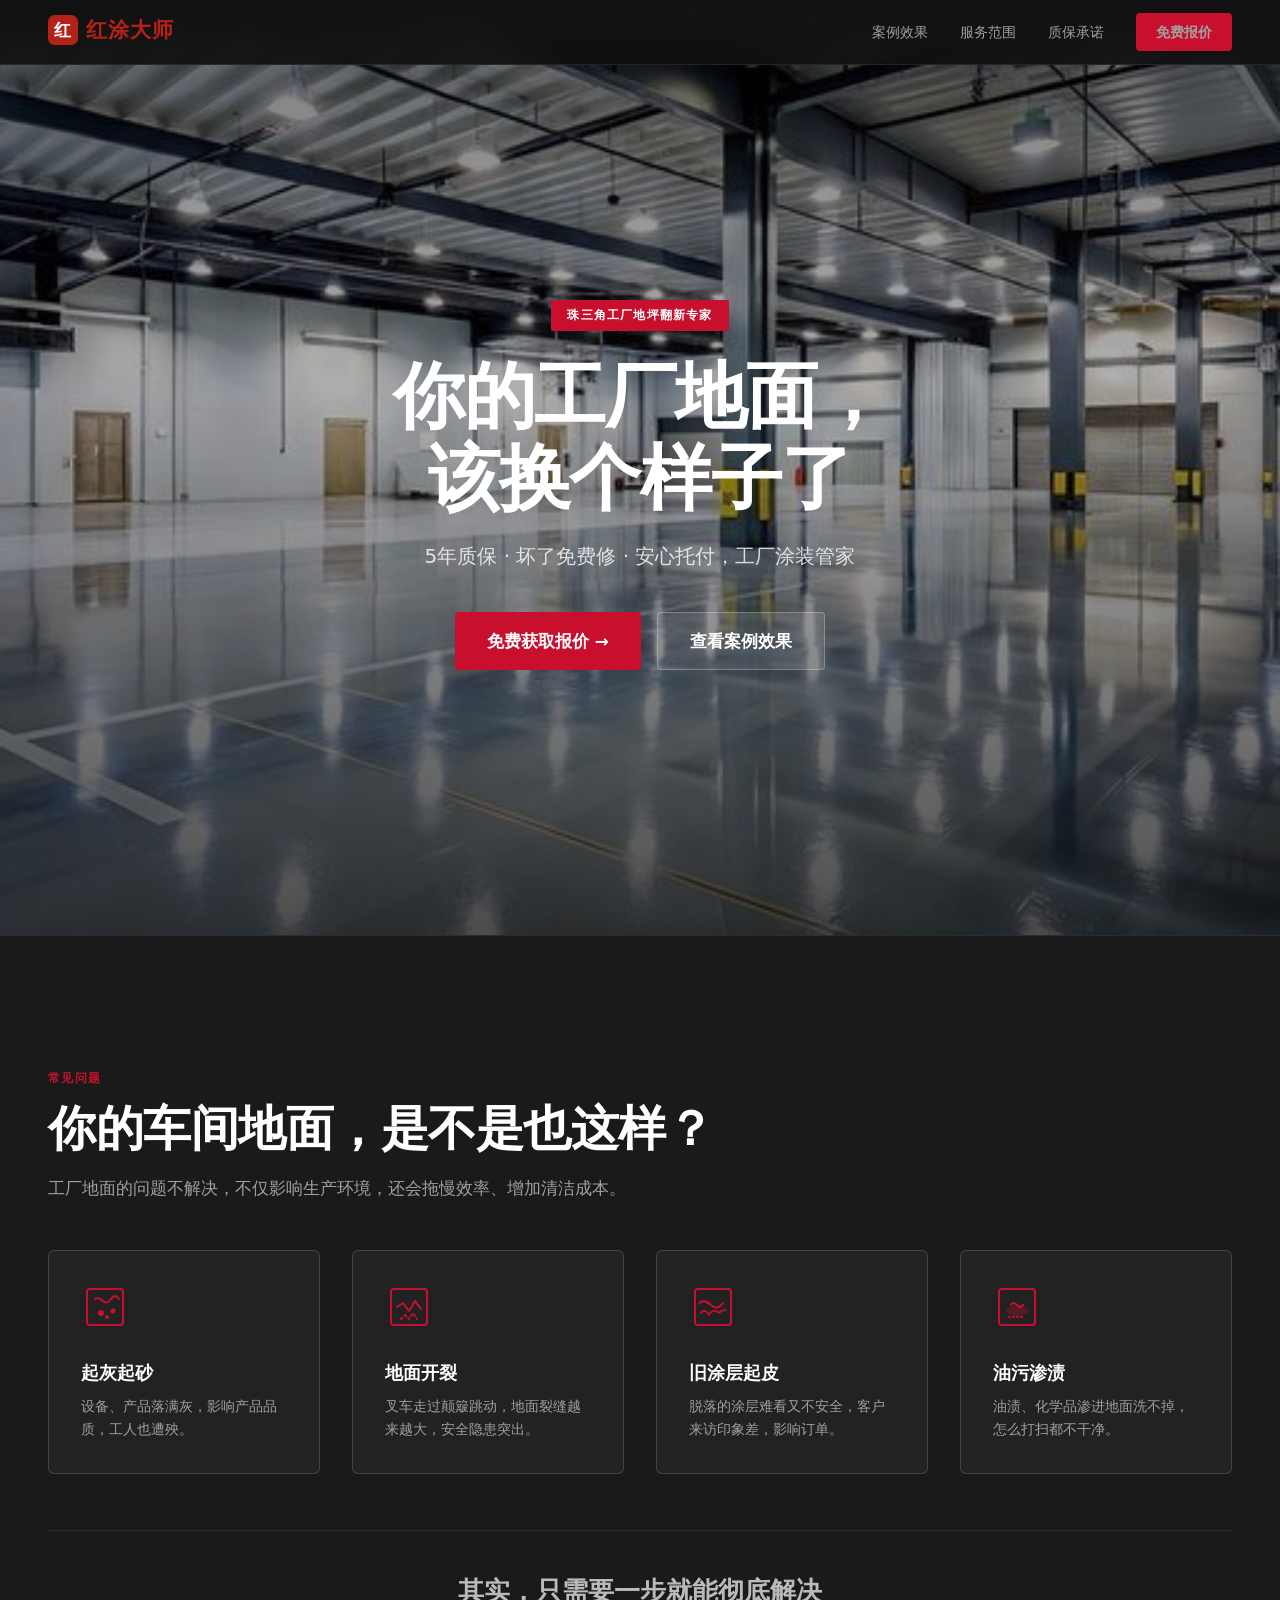
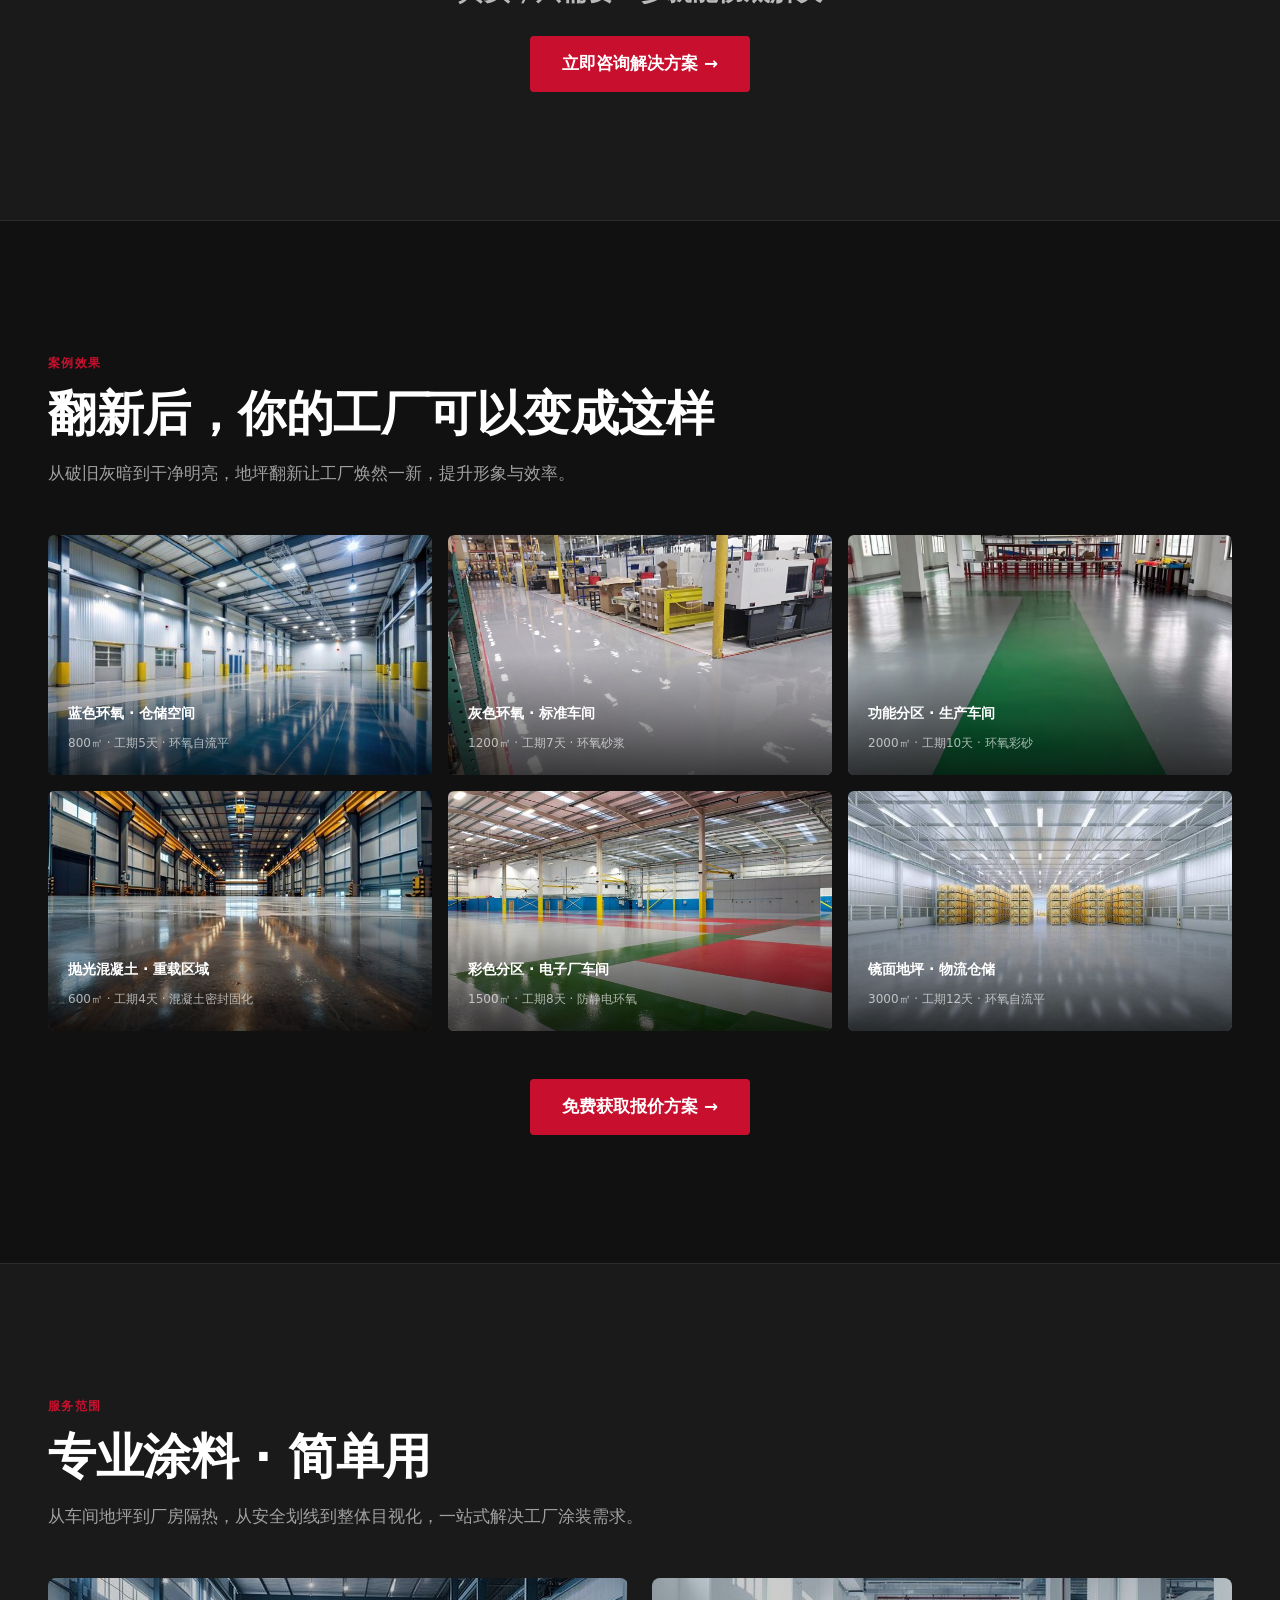
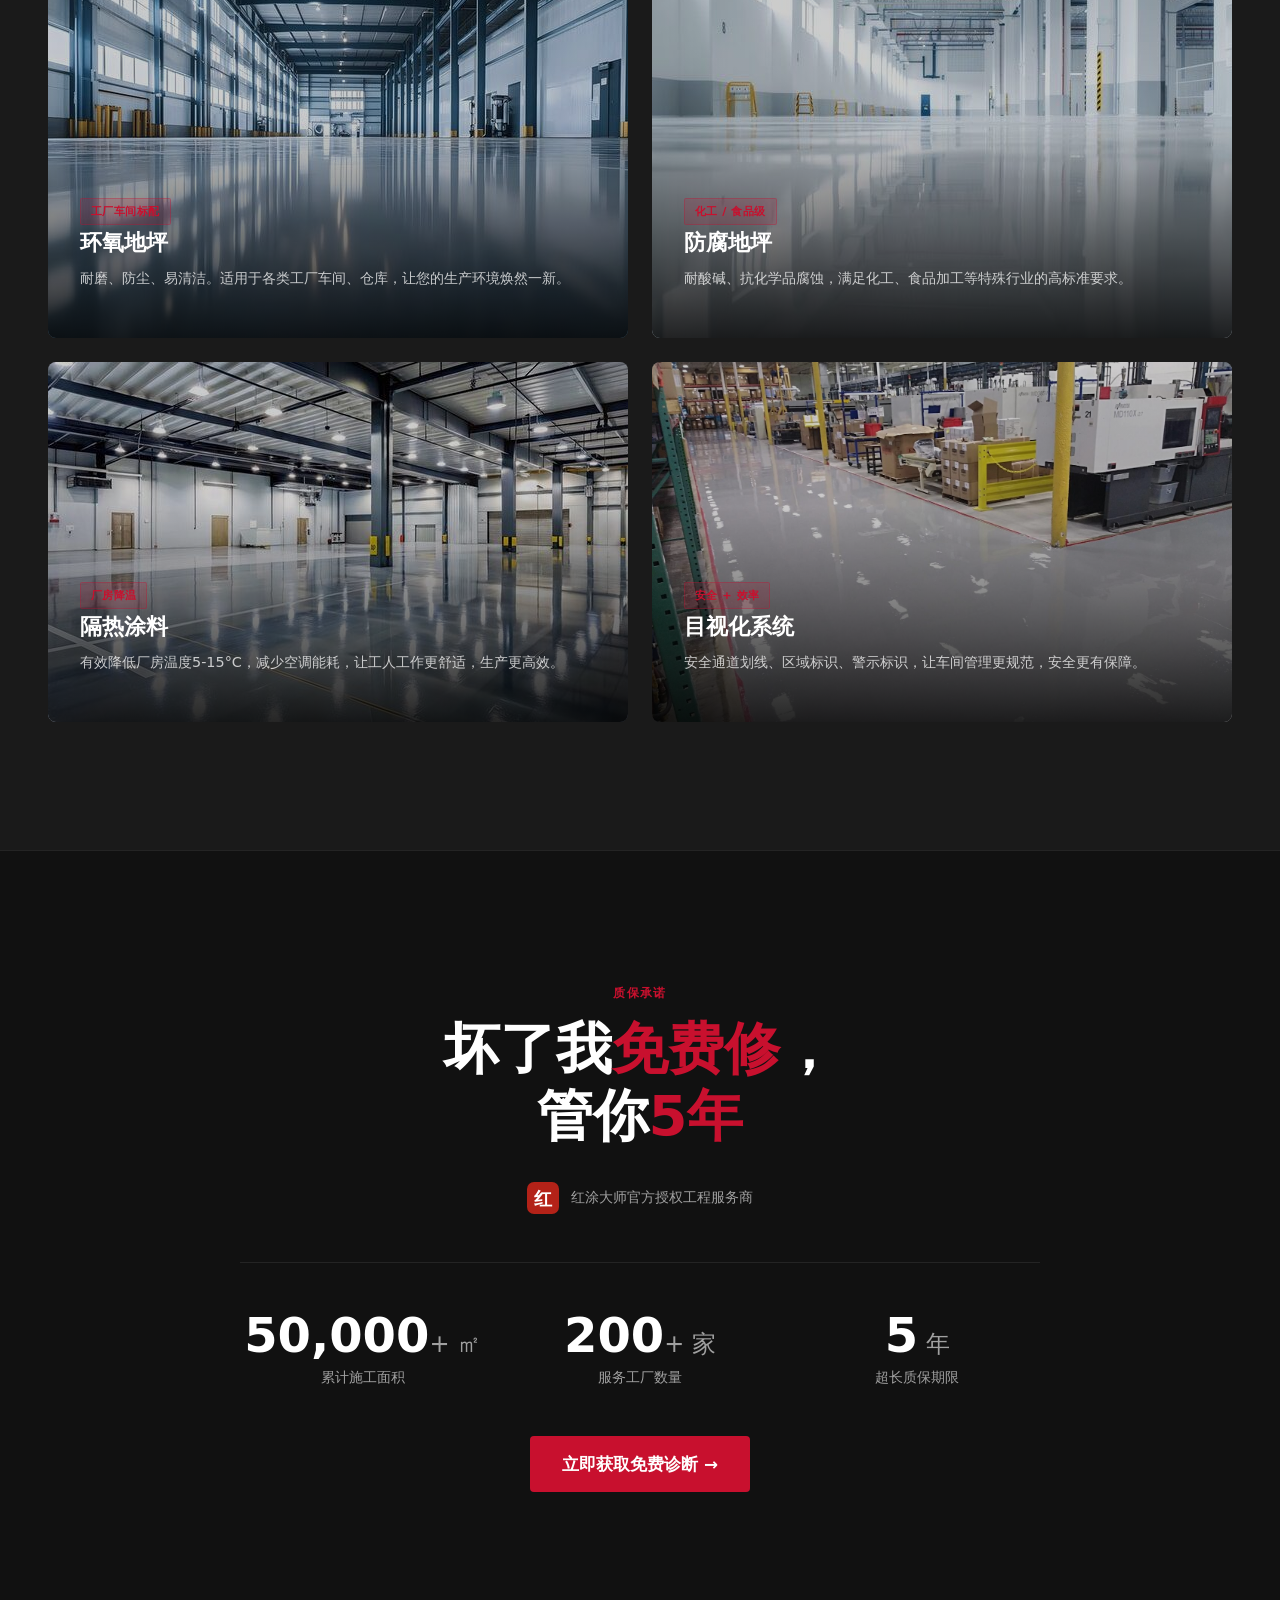
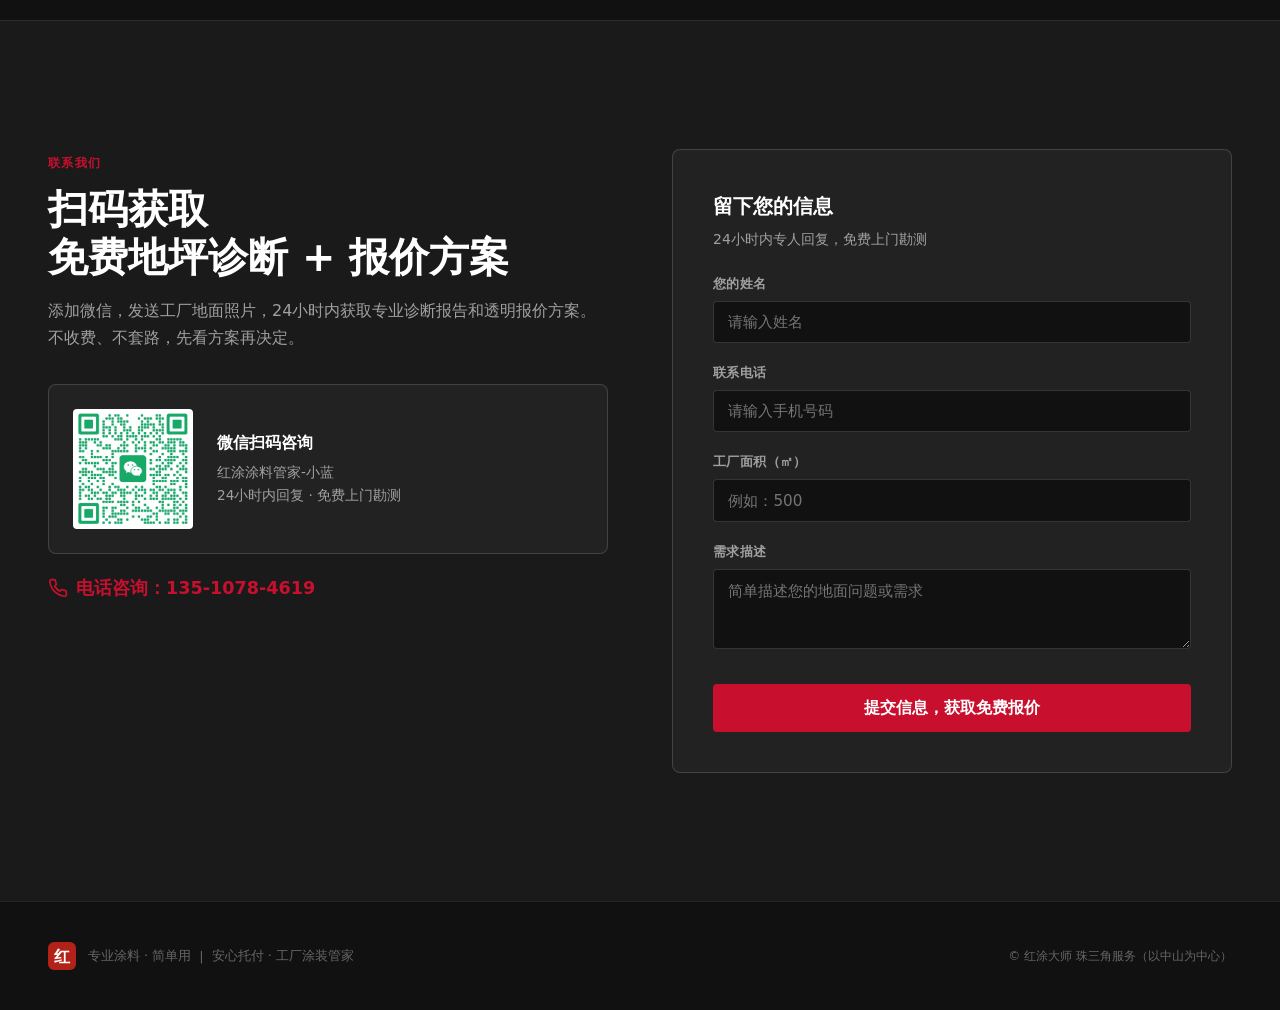
<file: index.html>
<!DOCTYPE html>
<html lang="zh-CN">
<head>
<meta charset="UTF-8">
<meta name="viewport" content="width=device-width, initial-scale=1.0">
<title>红涂大师 — 珠三角工厂地坪翻新专家</title>
<style>
:root {
  --color-canvas: #111111;
  --color-surface: #1a1a1a;
  --color-surface-2: #222222;
  --color-ink: #ffffff;
  --color-muted: #a0a0a0;
  --color-muted-2: #666666;
  --color-brand: #C8102E;
  --color-brand-dark: #a00d24;
  --color-overlay: rgba(0, 0, 0, 0.65);
  --color-overlay-heavy: rgba(0, 0, 0, 0.8);
  --color-rule: rgba(255, 255, 255, 0.08);
  --color-rule-light: rgba(255, 255, 255, 0.15);
  --font-display: system-ui, -apple-system, "PingFang SC", "Microsoft YaHei", sans-serif;
  --font-body: system-ui, -apple-system, "PingFang SC", "Hiragino Sans GB", "Microsoft YaHei", sans-serif;
  --max-width: 1280px;
  --section-padding: clamp(4rem, 10vw, 8rem);
  --side-padding: clamp(1.25rem, 4vw, 3rem);
}

*, *::before, *::after {
  box-sizing: border-box;
  margin: 0;
  padding: 0;
}

html {
  scroll-behavior: smooth;
  -webkit-text-size-adjust: 100%;
}

body {
  font-family: var(--font-body);
  background-color: var(--color-canvas);
  color: var(--color-ink);
  line-height: 1.6;
  font-size: 16px;
  overflow-x: hidden;
  -webkit-font-smoothing: antialiased;
}

img {
  max-width: 100%;
  height: auto;
  display: block;
}

a {
  color: inherit;
  text-decoration: none;
}

/* ── Disclaimer ── */
.disclaimer {
  background: var(--color-surface-2);
  color: var(--color-muted);
  font-size: 0.75rem;
  text-align: center;
  padding: 0.5rem var(--side-padding);
  line-height: 1.5;
  border-bottom: 1px solid var(--color-rule);
}

/* ── Header ── */
.site-header {
  position: fixed;
  top: 0;
  left: 0;
  right: 0;
  z-index: 100;
  background: rgba(17, 17, 17, 0.92);
  backdrop-filter: blur(12px);
  -webkit-backdrop-filter: blur(12px);
  border-bottom: 1px solid var(--color-rule);
  padding: 0 var(--side-padding);
}

.header-inner {
  max-width: var(--max-width);
  margin: 0 auto;
  display: flex;
  align-items: center;
  justify-content: space-between;
  height: 64px;
}

.logo-link img {
  height: 36px;
  width: auto;
}

.header-nav {
  display: flex;
  align-items: center;
  gap: 2rem;
}

.header-nav a {
  font-size: 0.875rem;
  color: var(--color-muted);
  transition: color 0.2s;
}

.header-nav a:hover {
  color: var(--color-ink);
}

.header-cta {
  display: inline-flex;
  align-items: center;
  background: var(--color-brand);
  color: #fff;
  font-size: 0.875rem;
  font-weight: 600;
  padding: 0.5rem 1.25rem;
  border-radius: 4px;
  transition: background 0.2s;
}

.header-cta:hover {
  background: var(--color-brand-dark);
}

/* ── Hero ── */
.hero {
  position: relative;
  min-height: 100vh;
  display: flex;
  align-items: center;
  justify-content: center;
  text-align: center;
  overflow: hidden;
}

.hero-bg {
  position: absolute;
  inset: 0;
  z-index: 0;
}

.hero-bg img {
  width: 100%;
  height: 100%;
  object-fit: cover;
}

.hero-overlay {
  position: absolute;
  inset: 0;
  background: linear-gradient(
    to bottom,
    rgba(0, 0, 0, 0.5) 0%,
    rgba(0, 0, 0, 0.3) 40%,
    rgba(0, 0, 0, 0.7) 100%
  );
  z-index: 1;
}

.hero-content {
  position: relative;
  z-index: 2;
  max-width: 860px;
  padding: var(--section-padding) var(--side-padding);
}

.hero-badge {
  display: inline-block;
  background: var(--color-brand);
  color: #fff;
  font-size: 0.75rem;
  font-weight: 700;
  letter-spacing: 0.1em;
  padding: 0.35rem 1rem;
  border-radius: 2px;
  margin-bottom: 1.5rem;
  text-transform: uppercase;
}

.hero h1 {
  font-family: var(--font-display);
  font-size: clamp(2.5rem, 6vw, 4.5rem);
  font-weight: 800;
  line-height: 1.15;
  letter-spacing: -0.02em;
  margin-bottom: 1.25rem;
}

.hero-sub {
  font-size: clamp(1rem, 2vw, 1.25rem);
  color: rgba(255, 255, 255, 0.8);
  margin-bottom: 2.5rem;
  line-height: 1.6;
}

.hero-cta-group {
  display: flex;
  flex-wrap: wrap;
  gap: 1rem;
  justify-content: center;
}

.btn-primary {
  display: inline-flex;
  align-items: center;
  gap: 0.5rem;
  background: var(--color-brand);
  color: #fff;
  font-size: 1.05rem;
  font-weight: 700;
  padding: 0.9rem 2rem;
  border-radius: 4px;
  transition: background 0.2s, transform 0.15s;
}

.btn-primary:hover {
  background: var(--color-brand-dark);
  transform: translateY(-1px);
}

.btn-secondary {
  display: inline-flex;
  align-items: center;
  gap: 0.5rem;
  background: rgba(255, 255, 255, 0.1);
  border: 1px solid rgba(255, 255, 255, 0.25);
  color: #fff;
  font-size: 1.05rem;
  font-weight: 600;
  padding: 0.9rem 2rem;
  border-radius: 4px;
  transition: background 0.2s;
}

.btn-secondary:hover {
  background: rgba(255, 255, 255, 0.18);
}

/* ── Focus & Motion ── */
a:focus-visible,
button:focus-visible,
input:focus-visible,
select:focus-visible,
textarea:focus-visible {
  outline: 2px solid var(--color-brand);
  outline-offset: 2px;
}

@media (prefers-reduced-motion: reduce) {
  html { scroll-behavior: auto; }
  *, *::before, *::after {
    transition-duration: 0s !important;
    animation-duration: 0s !important;
  }
}

/* ── Section common ── */
.section {
  padding: var(--section-padding) var(--side-padding);
}

.section-inner {
  max-width: var(--max-width);
  margin: 0 auto;
}

.section-label {
  display: inline-block;
  font-size: 0.75rem;
  font-weight: 700;
  color: var(--color-brand);
  letter-spacing: 0.12em;
  text-transform: uppercase;
  margin-bottom: 0.75rem;
}

.section-title {
  font-family: var(--font-display);
  font-size: clamp(1.75rem, 4vw, 3rem);
  font-weight: 800;
  line-height: 1.2;
  letter-spacing: -0.01em;
  margin-bottom: 1rem;
}

.section-desc {
  font-size: 1.05rem;
  color: var(--color-muted);
  max-width: 640px;
  line-height: 1.7;
}

/* ── Pain Points ── */
.pain-section {
  background: var(--color-surface);
  border-top: 1px solid var(--color-rule);
  border-bottom: 1px solid var(--color-rule);
}

.pain-grid {
  display: grid;
  grid-template-columns: repeat(auto-fit, minmax(260px, 1fr));
  gap: 2rem;
  margin-top: 3rem;
}

.pain-card {
  padding: 2rem;
  background: var(--color-surface-2);
  border: 1px solid var(--color-rule-light);
  border-radius: 6px;
}

.pain-icon {
  width: 48px;
  height: 48px;
  margin-bottom: 1.25rem;
  color: var(--color-brand);
}

.pain-card h3 {
  font-size: 1.1rem;
  font-weight: 700;
  margin-bottom: 0.5rem;
}

.pain-card p {
  font-size: 0.9rem;
  color: var(--color-muted);
  line-height: 1.6;
}

.pain-cta {
  text-align: center;
  margin-top: 3.5rem;
  padding-top: 2.5rem;
  border-top: 1px solid var(--color-rule);
}

.pain-cta p {
  font-size: clamp(1.25rem, 2.5vw, 1.6rem);
  font-weight: 600;
  color: rgba(255, 255, 255, 0.7);
  margin-bottom: 1.5rem;
}

/* ── Gallery ── */
.gallery-section {
  background: var(--color-canvas);
}

.gallery-grid {
  display: grid;
  grid-template-columns: repeat(3, 1fr);
  gap: 1rem;
  margin-top: 3rem;
}

.gallery-item {
  position: relative;
  border-radius: 6px;
  overflow: hidden;
  aspect-ratio: 16 / 10;
}

.gallery-item img {
  width: 100%;
  height: 100%;
  object-fit: cover;
  transition: transform 0.4s ease;
}

.gallery-item:hover img {
  transform: scale(1.03);
}

.gallery-item-overlay {
  position: absolute;
  inset: 0;
  background: linear-gradient(to top, rgba(0,0,0,0.7) 0%, transparent 50%);
  display: flex;
  align-items: flex-end;
  padding: 1.25rem;
}

.gallery-item-info h4 {
  font-size: 0.9rem;
  font-weight: 600;
  margin-bottom: 0.25rem;
}

.gallery-item-info span {
  font-size: 0.75rem;
  color: rgba(255, 255, 255, 0.65);
}

.gallery-cta {
  text-align: center;
  margin-top: 3rem;
}

/* ── Services ── */
.services-section {
  background: var(--color-surface);
  border-top: 1px solid var(--color-rule);
}

.services-grid {
  display: grid;
  grid-template-columns: repeat(2, 1fr);
  gap: 1.5rem;
  margin-top: 3rem;
}

.service-card {
  position: relative;
  border-radius: 8px;
  overflow: hidden;
  min-height: 360px;
  display: flex;
  align-items: flex-end;
}

.service-card-bg {
  position: absolute;
  inset: 0;
}

.service-card-bg img {
  width: 100%;
  height: 100%;
  object-fit: cover;
}

.service-card-overlay {
  position: absolute;
  inset: 0;
  background: linear-gradient(to top, rgba(0,0,0,0.85) 0%, rgba(0,0,0,0.2) 60%);
}

.service-card-content {
  position: relative;
  z-index: 2;
  padding: 2rem;
  width: 100%;
}

.service-card-content h3 {
  font-size: 1.4rem;
  font-weight: 700;
  margin-bottom: 0.5rem;
}

.service-card-content p {
  font-size: 0.9rem;
  color: rgba(255, 255, 255, 0.75);
  line-height: 1.5;
  margin-bottom: 1rem;
}

.service-tag {
  display: inline-block;
  font-size: 0.7rem;
  font-weight: 700;
  color: var(--color-brand);
  background: rgba(200, 16, 46, 0.15);
  border: 1px solid rgba(200, 16, 46, 0.3);
  padding: 0.2rem 0.6rem;
  border-radius: 2px;
  letter-spacing: 0.05em;
}

/* ── Trust ── */
.trust-section {
  background: var(--color-canvas);
  text-align: center;
  border-top: 1px solid var(--color-rule);
}

.trust-hero-text {
  font-family: var(--font-display);
  font-size: clamp(2rem, 5vw, 3.5rem);
  font-weight: 800;
  line-height: 1.2;
  margin-bottom: 1rem;
}

.trust-hero-text span {
  color: var(--color-brand);
}

.trust-logo-line {
  display: flex;
  align-items: center;
  justify-content: center;
  gap: 0.75rem;
  margin-top: 2rem;
  margin-bottom: 3rem;
}

.trust-logo-line img {
  height: 32px;
  width: auto;
}

.trust-logo-line span {
  font-size: 0.9rem;
  color: var(--color-muted);
  font-weight: 500;
}

.trust-stats {
  display: grid;
  grid-template-columns: repeat(3, 1fr);
  gap: 2rem;
  max-width: 800px;
  margin: 0 auto;
  padding-top: 3rem;
  border-top: 1px solid var(--color-rule);
}

.trust-stat-value {
  font-family: var(--font-display);
  font-size: clamp(2rem, 4vw, 3rem);
  font-weight: 800;
  color: var(--color-ink);
  line-height: 1;
  margin-bottom: 0.5rem;
}

.trust-stat-value span {
  font-size: 0.5em;
  font-weight: 500;
  color: var(--color-muted);
}

.trust-stat-label {
  font-size: 0.85rem;
  color: var(--color-muted);
}

/* ── CTA / Contact ── */
.contact-section {
  background: var(--color-surface);
  border-top: 1px solid var(--color-rule);
}

.contact-inner {
  display: grid;
  grid-template-columns: 1fr 1fr;
  gap: 4rem;
  align-items: start;
}

.contact-left h2 {
  font-size: clamp(1.75rem, 3.5vw, 2.5rem);
  font-weight: 800;
  line-height: 1.2;
  margin-bottom: 1rem;
}

.contact-left p {
  font-size: 1rem;
  color: var(--color-muted);
  line-height: 1.7;
  margin-bottom: 2rem;
}

.qr-block {
  display: flex;
  align-items: center;
  gap: 1.5rem;
  padding: 1.5rem;
  background: var(--color-surface-2);
  border: 1px solid var(--color-rule-light);
  border-radius: 8px;
}

.qr-block img {
  width: 120px;
  height: 120px;
  border-radius: 4px;
  flex-shrink: 0;
}

.qr-info h4 {
  font-size: 1rem;
  font-weight: 700;
  margin-bottom: 0.35rem;
}

.qr-info p {
  font-size: 0.85rem;
  color: var(--color-muted);
  margin-bottom: 0;
}

.phone-link {
  display: inline-flex;
  align-items: center;
  gap: 0.5rem;
  margin-top: 1.25rem;
  font-size: 1.1rem;
  font-weight: 600;
  color: var(--color-brand);
}

.contact-form {
  background: var(--color-surface-2);
  border: 1px solid var(--color-rule-light);
  border-radius: 8px;
  padding: 2.5rem;
}

.contact-form h3 {
  font-size: 1.25rem;
  font-weight: 700;
  margin-bottom: 0.35rem;
}

.contact-form .form-desc {
  font-size: 0.875rem;
  color: var(--color-muted);
  margin-bottom: 1.5rem;
}

.form-group {
  margin-bottom: 1.25rem;
}

.form-group label {
  display: block;
  font-size: 0.8rem;
  font-weight: 600;
  color: var(--color-muted);
  margin-bottom: 0.4rem;
  letter-spacing: 0.03em;
}

.form-group input,
.form-group select,
.form-group textarea {
  width: 100%;
  padding: 0.7rem 0.9rem;
  font-size: 0.95rem;
  font-family: var(--font-body);
  background: var(--color-canvas);
  color: var(--color-ink);
  border: 1px solid var(--color-rule-light);
  border-radius: 4px;
  outline: none;
  transition: border-color 0.2s;
}

.form-group input:focus,
.form-group select:focus,
.form-group textarea:focus {
  border-color: var(--color-brand);
}

.form-group textarea {
  min-height: 80px;
  resize: vertical;
}

.form-submit {
  width: 100%;
  background: var(--color-brand);
  color: #fff;
  font-size: 1rem;
  font-weight: 700;
  padding: 0.85rem;
  border: none;
  border-radius: 4px;
  cursor: pointer;
  transition: background 0.2s;
  margin-top: 0.5rem;
}

.form-submit:hover {
  background: var(--color-brand-dark);
}

/* ── Footer ── */
.site-footer {
  padding: 2.5rem var(--side-padding);
  border-top: 1px solid var(--color-rule);
  background: var(--color-canvas);
}

.footer-inner {
  max-width: var(--max-width);
  margin: 0 auto;
  display: flex;
  align-items: center;
  justify-content: space-between;
  flex-wrap: wrap;
  gap: 1rem;
}

.footer-left {
  display: flex;
  align-items: center;
  gap: 0.75rem;
}

.footer-left img {
  height: 28px;
  width: auto;
}

.footer-left span {
  font-size: 0.8rem;
  color: var(--color-muted-2);
}

.footer-right {
  font-size: 0.75rem;
  color: var(--color-muted-2);
}

/* ── Responsive ── */
@media (max-width: 1024px) {
  .services-grid {
    grid-template-columns: 1fr 1fr;
  }
}

@media (max-width: 768px) {
  .header-nav {
    display: none;
  }

  .gallery-grid {
    grid-template-columns: 1fr 1fr;
  }

  .services-grid {
    grid-template-columns: 1fr;
  }

  .service-card {
    min-height: 280px;
  }

  .trust-stats {
    grid-template-columns: 1fr;
    gap: 1.5rem;
  }

  .contact-inner {
    grid-template-columns: 1fr;
    gap: 2.5rem;
  }

  .qr-block {
    flex-direction: column;
    text-align: center;
  }

  .footer-inner {
    flex-direction: column;
    text-align: center;
  }
}

@media (max-width: 480px) {
  .gallery-grid {
    grid-template-columns: 1fr;
  }

  .pain-grid {
    grid-template-columns: 1fr;
  }

  .hero-cta-group {
    flex-direction: column;
  }

  .hero-cta-group a {
    width: 100%;
    justify-content: center;
  }
}

/* ── Print ── */
@media print {
  .site-header,
  .disclaimer {
    position: static;
  }

  .hero {
    min-height: auto;
    page-break-after: always;
  }

  .hero-bg img {
    display: none;
  }

  .hero-overlay {
    background: none;
  }

  .hero-content {
    color: #000;
  }

  .btn-primary,
  .btn-secondary,
  .header-cta {
    border: 1px solid #000;
    background: none;
    color: #000;
  }

  .section {
    padding: 2rem 0;
  }

  .gallery-item-overlay,
  .service-card-overlay {
    background: none;
  }

  .gallery-item-info h4,
  .gallery-item-info span,
  .service-card-content p {
    color: #000;
  }

  body {
    background: #fff;
    color: #000;
  }
}
</style>
</head>
<body>

<!-- Disclaimer -->
<div class="disclaimer">
  📌 本方案中的工业地坪效果图为视觉参考，正式网站需替换为红涂大师自有案例实拍照片
</div>

<!-- Header -->
<header class="site-header">
  <div class="header-inner">
    <a href="#hero" class="logo-link" aria-label="红涂大师首页">
      <span style="display:inline-flex;align-items:center;gap:8px;font:800 21px/36px 'Microsoft YaHei',sans-serif;color:#b32218;letter-spacing:.04em"><svg width="30" height="30" viewBox="0 0 32 32" aria-hidden="true" style="vertical-align:-6px"><rect width="32" height="32" rx="7" fill="#b32218"/><text x="16" y="22.5" text-anchor="middle" font-size="18" font-weight="700" fill="#fff" font-family="Microsoft YaHei,sans-serif">红</text></svg>红涂大师</span>
    </a>
    <nav class="header-nav" aria-label="主导航">
      <a href="#gallery">案例效果</a>
      <a href="#services">服务范围</a>
      <a href="#trust">质保承诺</a>
      <a href="#contact" class="header-cta">免费报价</a>
    </nav>
  </div>
</header>

<main>

<!-- Hero -->
<section class="hero" id="hero">
  <div class="hero-bg">
    <img src="./images/hero.jpg" alt="灰色环氧地坪工厂全景——明亮的工厂车间地面效果" width="1920" height="1080">
  </div>
  <div class="hero-overlay" aria-hidden="true"></div>
  <div class="hero-content">
    <div class="hero-badge">珠三角工厂地坪翻新专家</div>
    <h1>你的工厂地面，<br>该换个样子了</h1>
    <p class="hero-sub">5年质保 · 坏了免费修 · 安心托付，工厂涂装管家</p>
    <div class="hero-cta-group">
      <a href="#contact" class="btn-primary">免费获取报价 →</a>
      <a href="#gallery" class="btn-secondary">查看案例效果</a>
    </div>
  </div>
</section>

<!-- Pain Points -->
<section class="section pain-section" id="pain">
  <div class="section-inner">
    <span class="section-label">常见问题</span>
    <h2 class="section-title">你的车间地面，是不是也这样？</h2>
    <p class="section-desc">工厂地面的问题不解决，不仅影响生产环境，还会拖慢效率、增加清洁成本。</p>

    <div class="pain-grid">
      <div class="pain-card">
        <svg class="pain-icon" viewBox="0 0 48 48" fill="none" stroke="currentColor" stroke-width="2" aria-hidden="true">
          <rect x="6" y="6" width="36" height="36" rx="3"/>
          <path d="M14 16 Q18 14 22 18 Q26 22 30 16 Q34 10 38 16" stroke-linecap="round"/>
          <circle cx="20" cy="30" r="2" fill="currentColor"/>
          <circle cx="32" cy="28" r="1.5" fill="currentColor"/>
          <circle cx="26" cy="34" r="1" fill="currentColor"/>
        </svg>
        <h3>起灰起砂</h3>
        <p>设备、产品落满灰，影响产品品质，工人也遭殃。</p>
      </div>

      <div class="pain-card">
        <svg class="pain-icon" viewBox="0 0 48 48" fill="none" stroke="currentColor" stroke-width="2" aria-hidden="true">
          <rect x="6" y="6" width="36" height="36" rx="3"/>
          <path d="M12 24 L18 20 L24 28 L30 18 L36 26" stroke-linecap="round" stroke-linejoin="round"/>
          <path d="M16 36 L20 32 L24 36 L28 30 L32 36" stroke-linecap="round" stroke-dasharray="2 3"/>
        </svg>
        <h3>地面开裂</h3>
        <p>叉车走过颠簸跳动，地面裂缝越来越大，安全隐患突出。</p>
      </div>

      <div class="pain-card">
        <svg class="pain-icon" viewBox="0 0 48 48" fill="none" stroke="currentColor" stroke-width="2" aria-hidden="true">
          <rect x="6" y="6" width="36" height="36" rx="3"/>
          <path d="M10 20 Q16 16 22 22 Q28 28 34 20" stroke-linecap="round"/>
          <path d="M12 30 C14 26 18 28 20 32 C22 28 26 26 30 30 C32 28 36 26 38 28" stroke-linecap="round" stroke-dasharray="2 2"/>
        </svg>
        <h3>旧涂层起皮</h3>
        <p>脱落的涂层难看又不安全，客户来访印象差，影响订单。</p>
      </div>

      <div class="pain-card">
        <svg class="pain-icon" viewBox="0 0 48 48" fill="none" stroke="currentColor" stroke-width="2" aria-hidden="true">
          <rect x="6" y="6" width="36" height="36" rx="3"/>
          <ellipse cx="24" cy="28" rx="10" ry="4" fill="currentColor" opacity="0.3"/>
          <path d="M18 22 Q20 18 24 22 Q28 26 30 22" stroke-linecap="round"/>
          <path d="M16 34 L32 34" stroke-linecap="round" stroke-dasharray="1 3"/>
        </svg>
        <h3>油污渗渍</h3>
        <p>油渍、化学品渗进地面洗不掉，怎么打扫都不干净。</p>
      </div>
    </div>

    <div class="pain-cta">
      <p>其实，只需要一步就能彻底解决</p>
      <a href="#contact" class="btn-primary">立即咨询解决方案 →</a>
    </div>
  </div>
</section>

<!-- Gallery -->
<section class="section gallery-section" id="gallery">
  <div class="section-inner">
    <span class="section-label">案例效果</span>
    <h2 class="section-title">翻新后，你的工厂可以变成这样</h2>
    <p class="section-desc">从破旧灰暗到干净明亮，地坪翻新让工厂焕然一新，提升形象与效率。</p>

    <div class="gallery-grid">
      <div class="gallery-item">
        <img src="./images/case-01.jpg" alt="蓝色环氧地坪仓库纵深感效果图" width="640" height="400">
        <div class="gallery-item-overlay">
          <div class="gallery-item-info">
            <h4>蓝色环氧 · 仓储空间</h4>
            <span>800㎡ · 工期5天 · 环氧自流平</span>
          </div>
        </div>
      </div>

      <div class="gallery-item">
        <img src="./images/case-02.jpg" alt="灰色环氧地坪加红色标线工厂效果图" width="640" height="400">
        <div class="gallery-item-overlay">
          <div class="gallery-item-info">
            <h4>灰色环氧 · 标准车间</h4>
            <span>1200㎡ · 工期7天 · 环氧砂浆</span>
          </div>
        </div>
      </div>

      <div class="gallery-item">
        <img src="./images/case-03.jpg" alt="绿色通道加灰色工作区车间效果图" width="640" height="400">
        <div class="gallery-item-overlay">
          <div class="gallery-item-info">
            <h4>功能分区 · 生产车间</h4>
            <span>2000㎡ · 工期10天 · 环氧彩砂</span>
          </div>
        </div>
      </div>

      <div class="gallery-item">
        <img src="./images/case-04.jpg" alt="深色抛光混凝土地坪效果图" width="640" height="400">
        <div class="gallery-item-overlay">
          <div class="gallery-item-info">
            <h4>抛光混凝土 · 重载区域</h4>
            <span>600㎡ · 工期4天 · 混凝土密封固化</span>
          </div>
        </div>
      </div>

      <div class="gallery-item">
        <img src="./images/case-05.jpg" alt="浅色环氧加蓝色分区现代化车间效果图" width="640" height="400">
        <div class="gallery-item-overlay">
          <div class="gallery-item-info">
            <h4>彩色分区 · 电子厂车间</h4>
            <span>1500㎡ · 工期8天 · 防静电环氧</span>
          </div>
        </div>
      </div>

      <div class="gallery-item">
        <img src="./images/case-06.jpg" alt="仓储货架与镜面地坪效果图" width="640" height="400">
        <div class="gallery-item-overlay">
          <div class="gallery-item-info">
            <h4>镜面地坪 · 物流仓储</h4>
            <span>3000㎡ · 工期12天 · 环氧自流平</span>
          </div>
        </div>
      </div>
    </div>

    <div class="gallery-cta">
      <a href="#contact" class="btn-primary">免费获取报价方案 →</a>
    </div>
  </div>
</section>

<!-- Services -->
<section class="section services-section" id="services">
  <div class="section-inner">
    <span class="section-label">服务范围</span>
    <h2 class="section-title">专业涂料 · 简单用</h2>
    <p class="section-desc">从车间地坪到厂房隔热，从安全划线到整体目视化，一站式解决工厂涂装需求。</p>

    <div class="services-grid">
      <div class="service-card">
        <div class="service-card-bg">
          <img src="./images/service-01.jpg" alt="浅灰色工厂蓝色立柱环氧地坪效果图" width="640" height="480">
        </div>
        <div class="service-card-overlay" aria-hidden="true"></div>
        <div class="service-card-content">
          <span class="service-tag">工厂车间标配</span>
          <h3>环氧地坪</h3>
          <p>耐磨、防尘、易清洁。适用于各类工厂车间、仓库，让您的生产环境焕然一新。</p>
        </div>
      </div>

      <div class="service-card">
        <div class="service-card-bg">
          <img src="./images/service-02.jpg" alt="镜面级白色工业空间效果图" width="640" height="480">
        </div>
        <div class="service-card-overlay" aria-hidden="true"></div>
        <div class="service-card-content">
          <span class="service-tag">化工 / 食品级</span>
          <h3>防腐地坪</h3>
          <p>耐酸碱、抗化学品腐蚀，满足化工、食品加工等特殊行业的高标准要求。</p>
        </div>
      </div>

      <div class="service-card">
        <div class="service-card-bg">
          <img src="./images/hero.jpg" alt="灰色环氧加黄色安全线工厂全景效果图" width="640" height="480">
        </div>
        <div class="service-card-overlay" aria-hidden="true"></div>
        <div class="service-card-content">
          <span class="service-tag">厂房降温</span>
          <h3>隔热涂料</h3>
          <p>有效降低厂房温度5-15°C，减少空调能耗，让工人工作更舒适，生产更高效。</p>
        </div>
      </div>

      <div class="service-card">
        <div class="service-card-bg">
          <img src="./images/case-02.jpg" alt="工厂地面安全划线与目视化标识系统效果图" width="640" height="480">
        </div>
        <div class="service-card-overlay" aria-hidden="true"></div>
        <div class="service-card-content">
          <span class="service-tag">安全 + 效率</span>
          <h3>目视化系统</h3>
          <p>安全通道划线、区域标识、警示标识，让车间管理更规范，安全更有保障。</p>
        </div>
      </div>
    </div>
  </div>
</section>

<!-- Trust -->
<section class="section trust-section" id="trust">
  <div class="section-inner">
    <span class="section-label">质保承诺</span>

    <div class="trust-hero-text">
      坏了我<span>免费修</span>，<br>管你<span>5年</span>
    </div>

    <div class="trust-logo-line">
      <svg width="32" height="32" viewBox="0 0 32 32" aria-hidden="true" style="vertical-align:-6px"><rect width="32" height="32" rx="7" fill="#b32218"/><text x="16" y="22.5" text-anchor="middle" font-size="18" font-weight="700" fill="#fff" font-family="Microsoft YaHei,sans-serif">红</text></svg>
      <span>红涂大师官方授权工程服务商</span>
    </div>

    <div class="trust-stats">
      <div>
        <div class="trust-stat-value">50,000<span>+ ㎡</span></div>
        <div class="trust-stat-label">累计施工面积</div>
      </div>
      <div>
        <div class="trust-stat-value">200<span>+ 家</span></div>
        <div class="trust-stat-label">服务工厂数量</div>
      </div>
      <div>
        <div class="trust-stat-value">5<span> 年</span></div>
        <div class="trust-stat-label">超长质保期限</div>
      </div>
    </div>

    <div style="text-align: center; margin-top: 3rem;">
      <a href="#contact" class="btn-primary">立即获取免费诊断 →</a>
    </div>
  </div>
</section>

<!-- Contact -->
<section class="section contact-section" id="contact">
  <div class="section-inner">
    <div class="contact-inner">
      <div class="contact-left">
        <span class="section-label">联系我们</span>
        <h2>扫码获取<br>免费地坪诊断 + 报价方案</h2>
        <p>添加微信，发送工厂地面照片，24小时内获取专业诊断报告和透明报价方案。不收费、不套路，先看方案再决定。</p>

        <div class="qr-block">
          <img src="wechat_qr.png" alt="微信二维码 - 红涂涂料管家小蓝" width="120" height="120">
          <div class="qr-info">
            <h4>微信扫码咨询</h4>
            <p>红涂涂料管家-小蓝<br>24小时内回复 · 免费上门勘测</p>
          </div>
        </div>

        <div class="phone-link">
          <svg width="20" height="20" viewBox="0 0 24 24" fill="none" stroke="currentColor" stroke-width="2" aria-hidden="true">
            <path d="M22 16.92v3a2 2 0 01-2.18 2 19.79 19.79 0 01-8.63-3.07 19.5 19.5 0 01-6-6 19.79 19.79 0 01-3.07-8.67A2 2 0 014.11 2h3a2 2 0 012 1.72c.127.96.361 1.903.7 2.81a2 2 0 01-.45 2.11L8.09 9.91a16 16 0 006 6l1.27-1.27a2 2 0 012.11-.45c.907.339 1.85.573 2.81.7A2 2 0 0122 16.92z"/>
          </svg>
          电话咨询：135-1078-4619
        </div>
      </div>

      <div class="contact-form">
        <h3>留下您的信息</h3>
        <p class="form-desc">24小时内专人回复，免费上门勘测</p>

        <div class="form-group">
          <label for="name">您的姓名</label>
          <input type="text" id="name" placeholder="请输入姓名">
        </div>

        <div class="form-group">
          <label for="phone">联系电话</label>
          <input type="tel" id="phone" placeholder="请输入手机号码">
        </div>

        <div class="form-group">
          <label for="area">工厂面积（㎡）</label>
          <input type="text" id="area" placeholder="例如：500">
        </div>

        <div class="form-group">
          <label for="need">需求描述</label>
          <textarea id="need" placeholder="简单描述您的地面问题或需求"></textarea>
        </div>

        <button type="button" class="form-submit">提交信息，获取免费报价</button>
      </div>
    </div>
  </div>
</section>

</main>

<!-- Footer -->
<footer class="site-footer">
  <div class="footer-inner">
    <div class="footer-left">
      <svg width="28" height="28" viewBox="0 0 32 32" aria-hidden="true" style="vertical-align:-6px"><rect width="32" height="32" rx="7" fill="#b32218"/><text x="16" y="22.5" text-anchor="middle" font-size="18" font-weight="700" fill="#fff" font-family="Microsoft YaHei,sans-serif">红</text></svg>
      <span>专业涂料 · 简单用 &nbsp;|&nbsp; 安心托付 · 工厂涂装管家</span>
    </div>
    <div class="footer-right">
      © 红涂大师 珠三角服务（以中山为中心）
    </div>
  </div>
</footer>

</body>
</html>
</file>
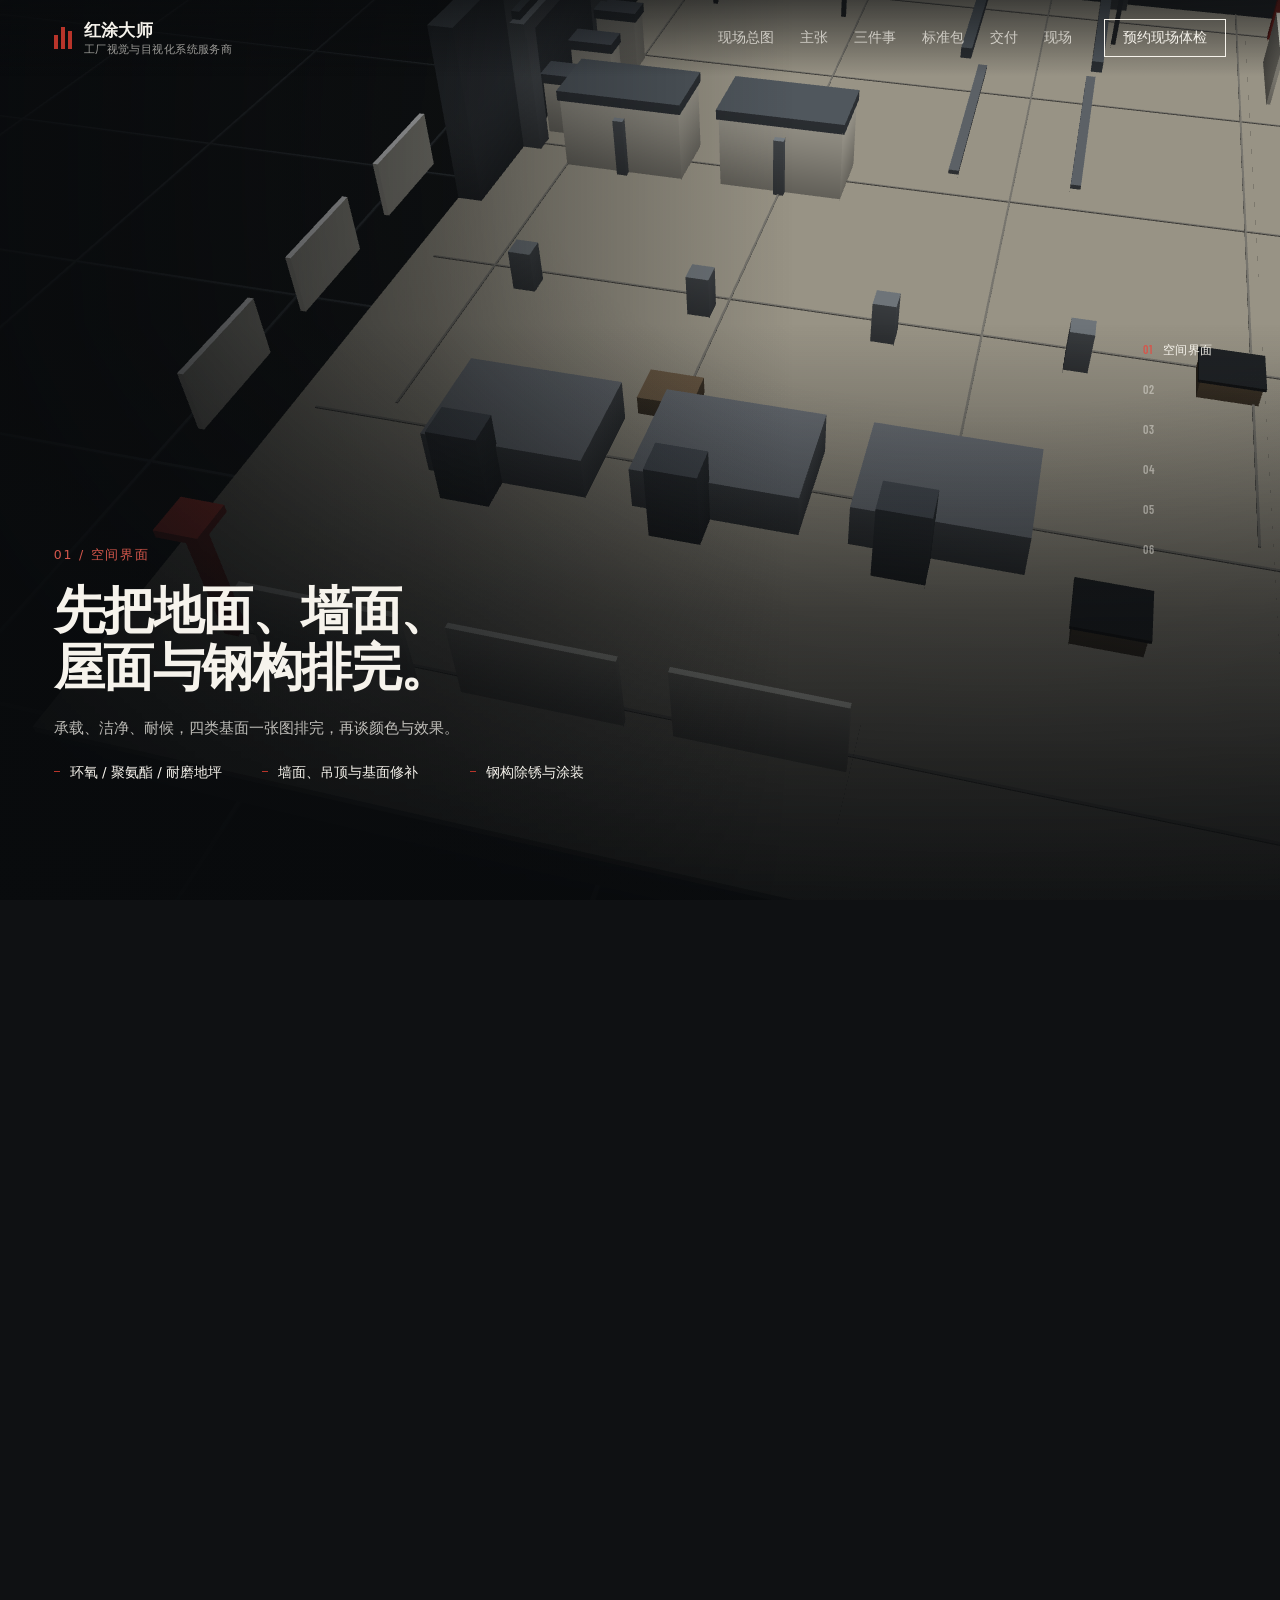
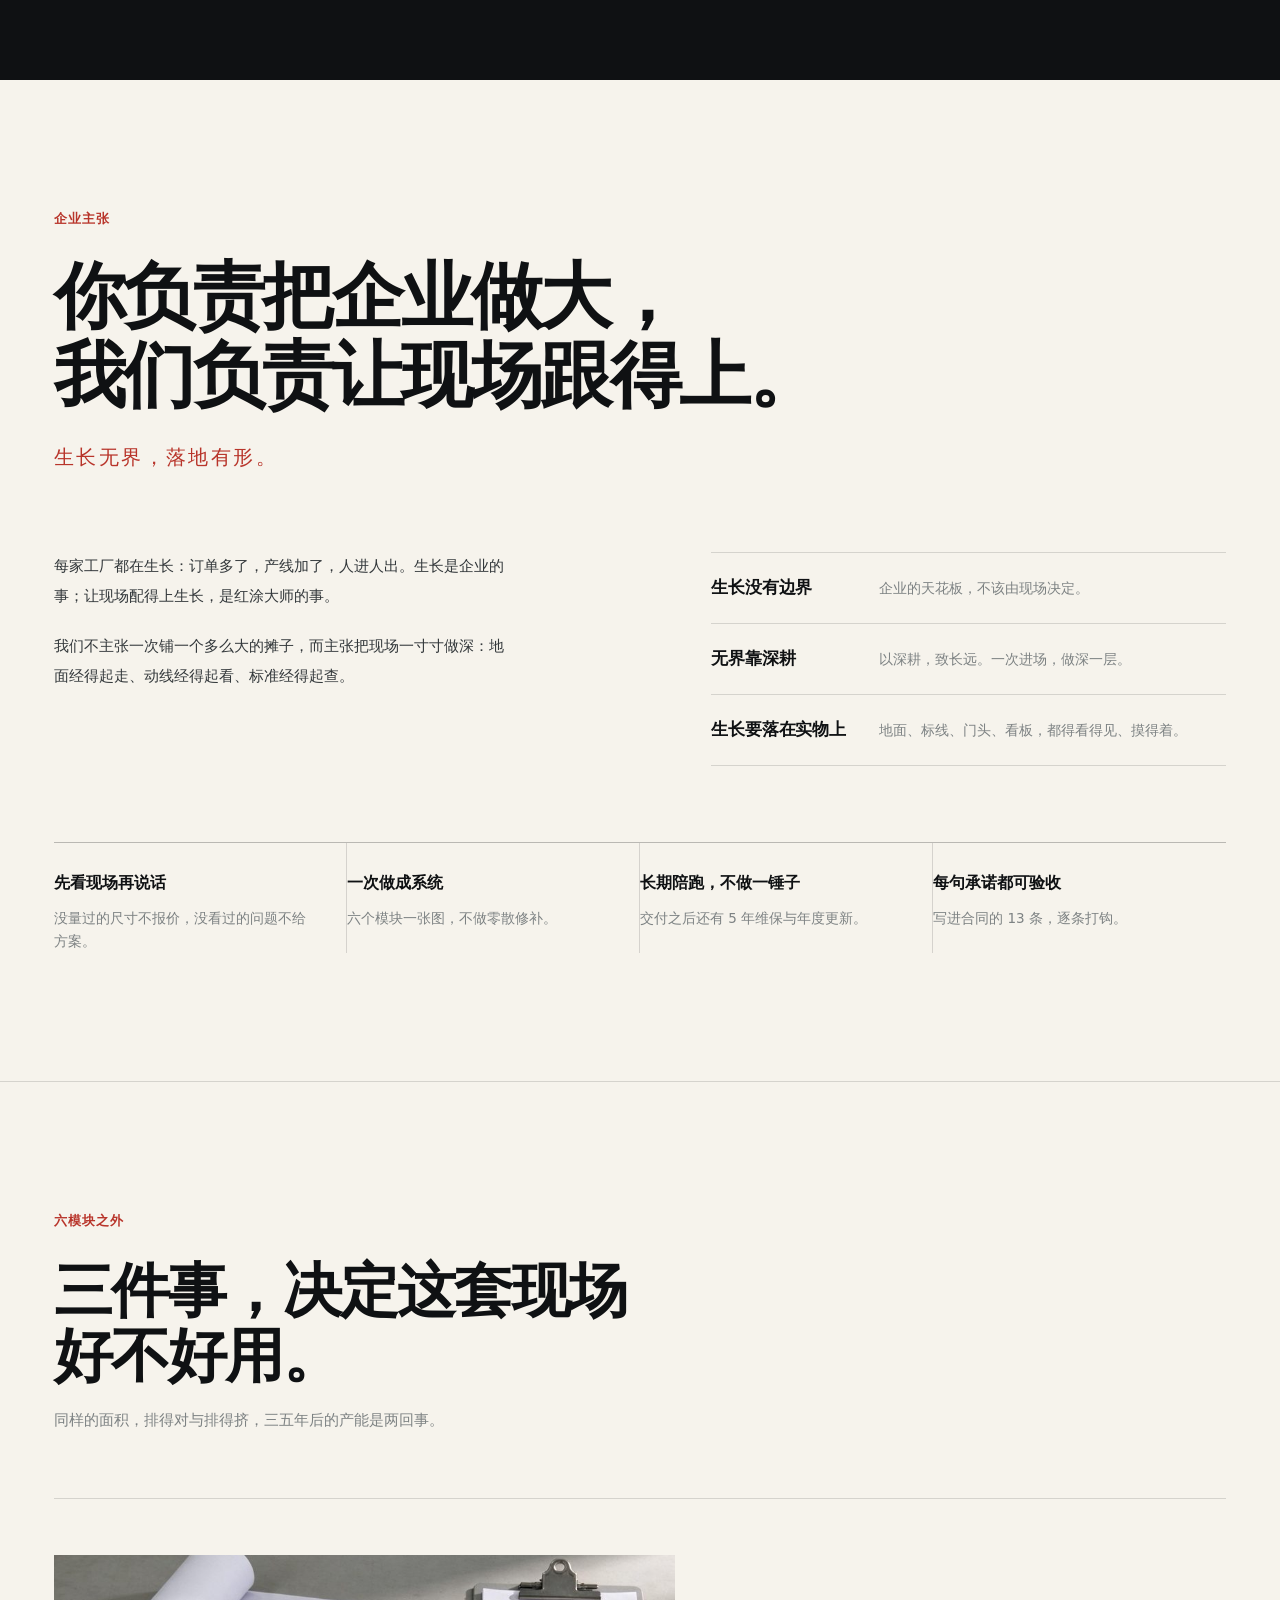
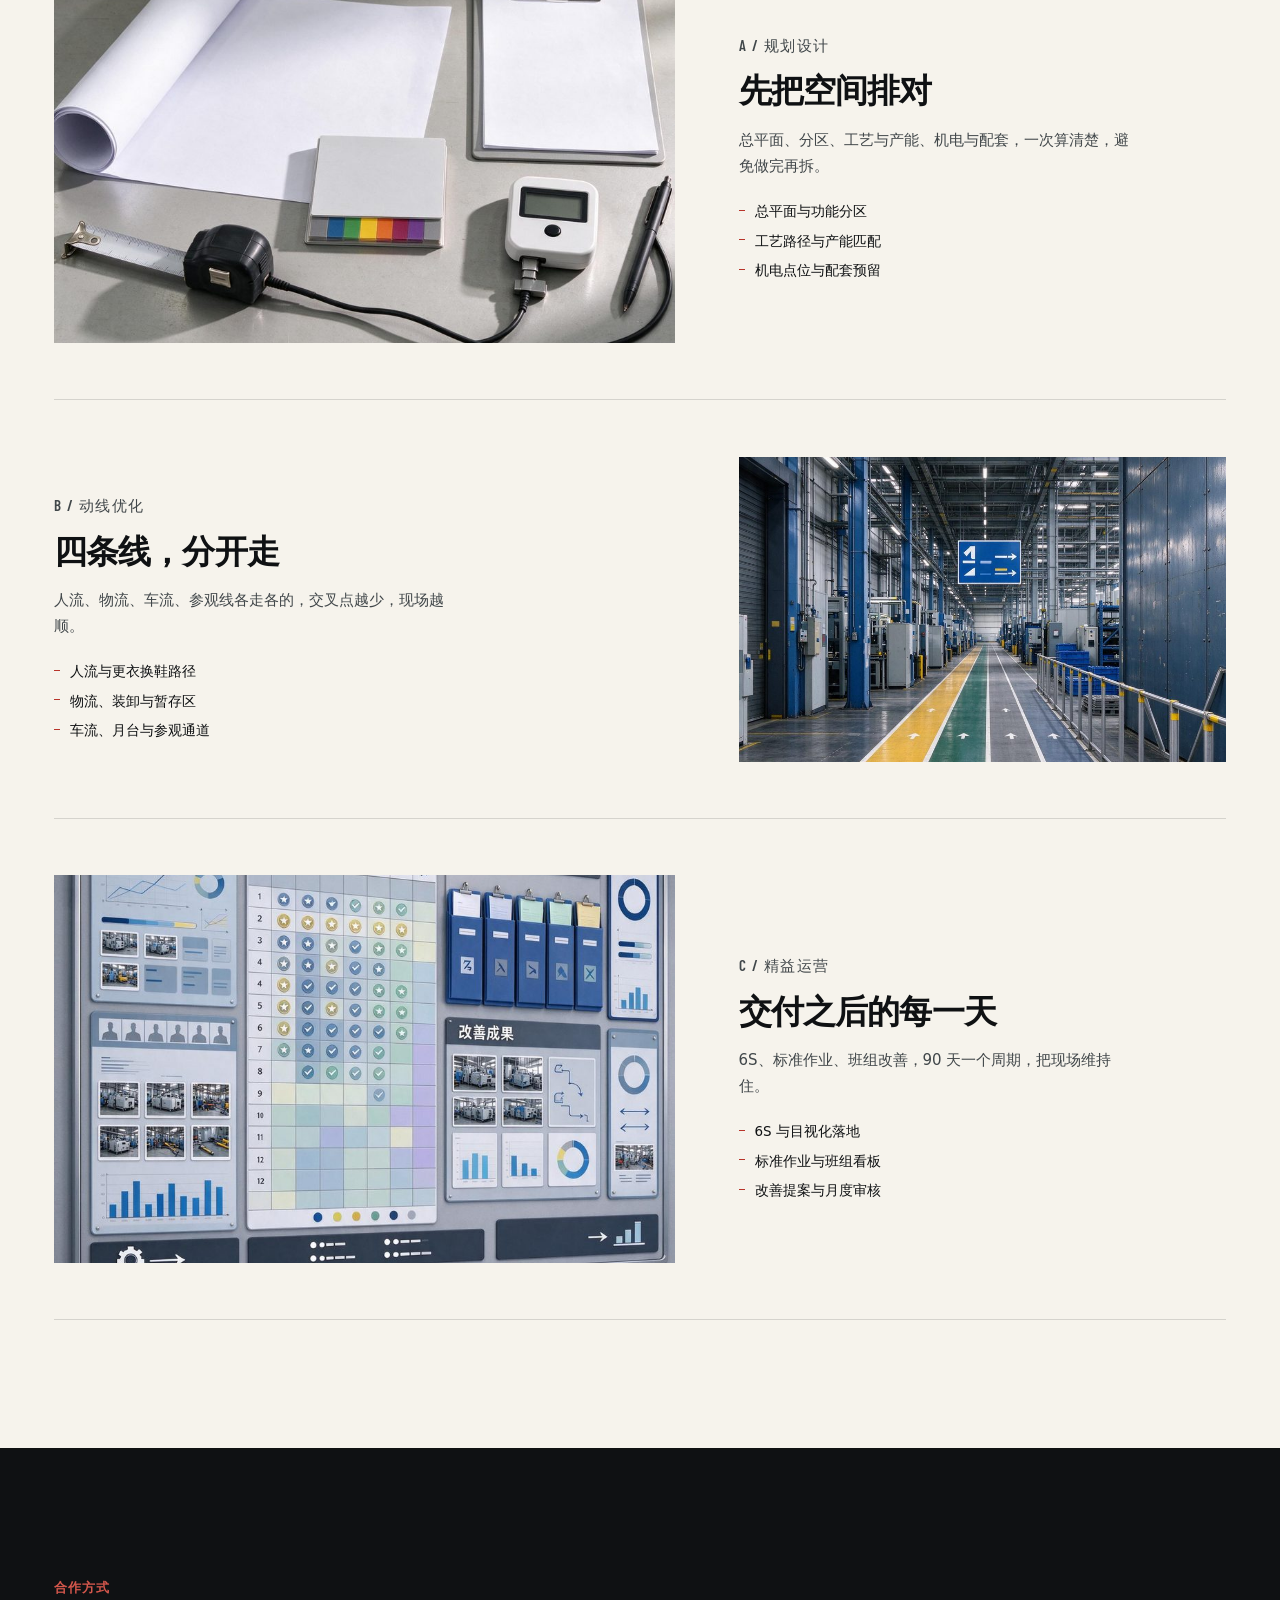
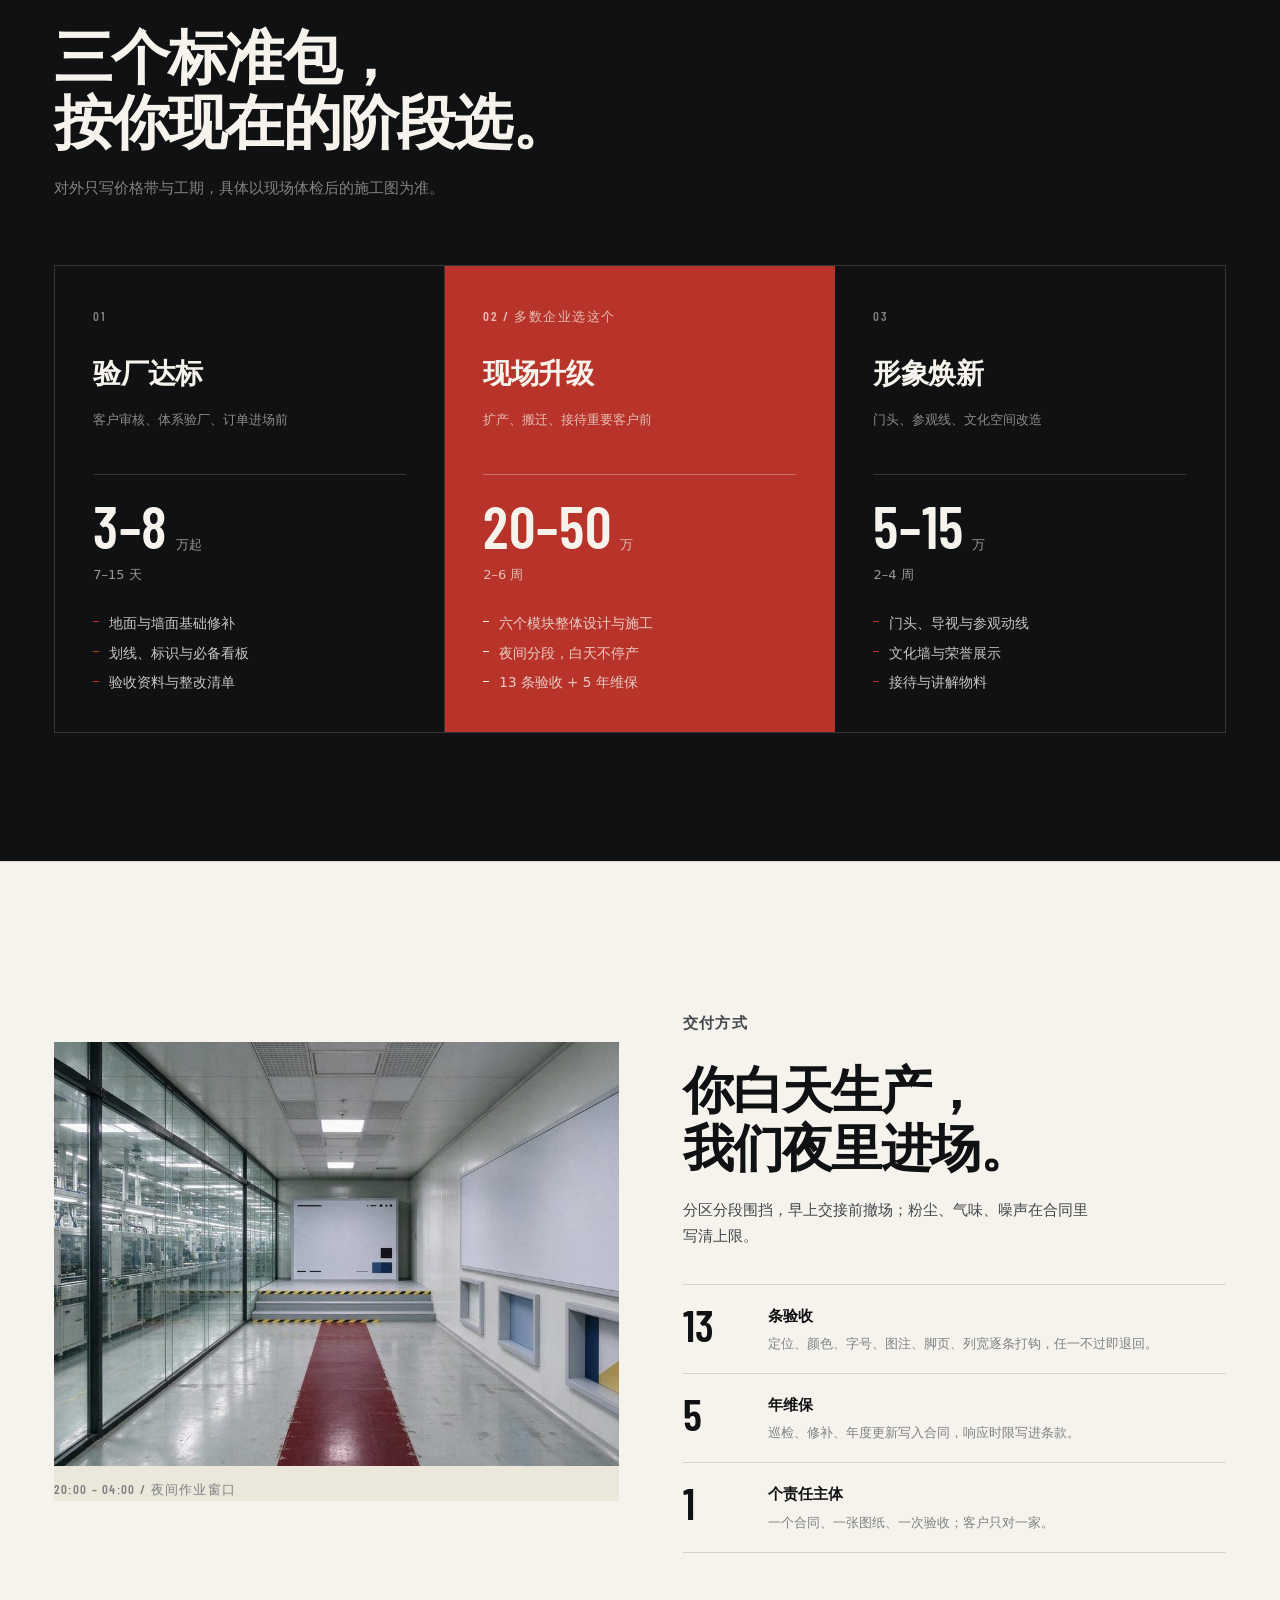
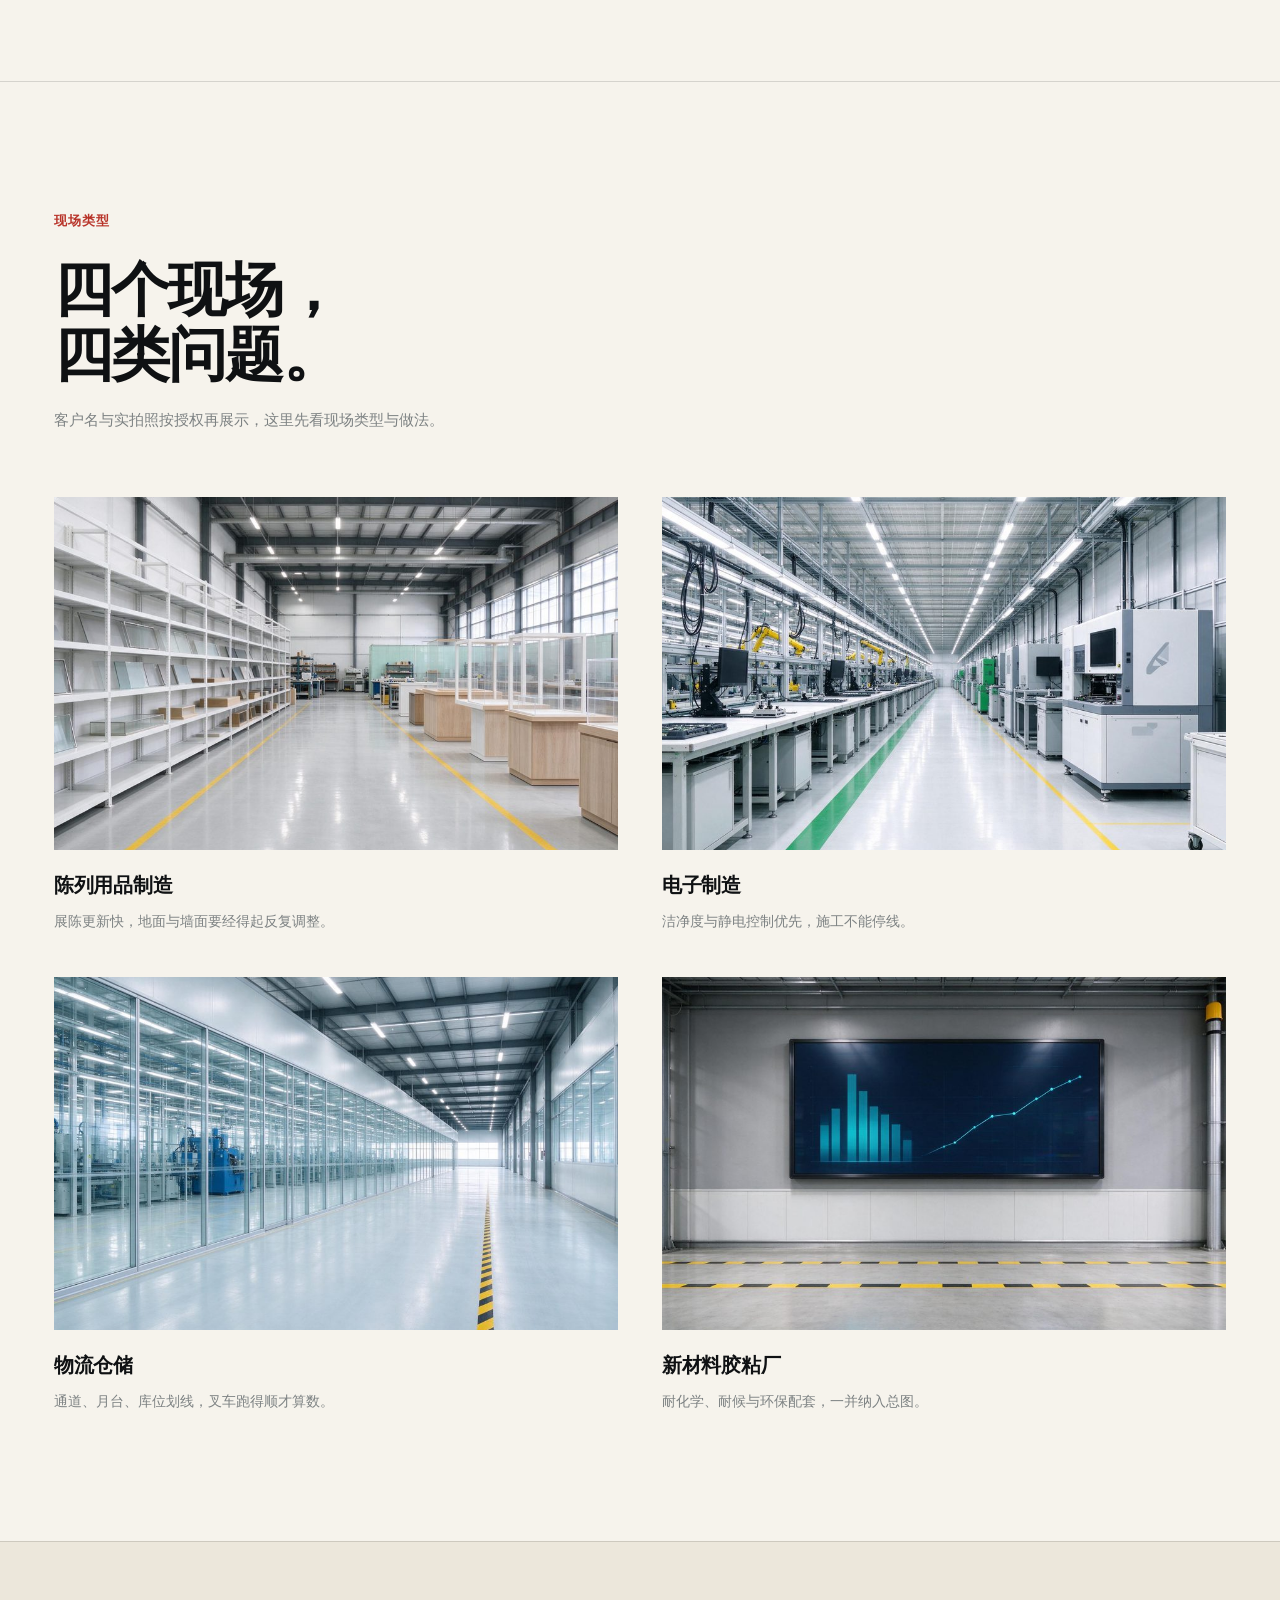
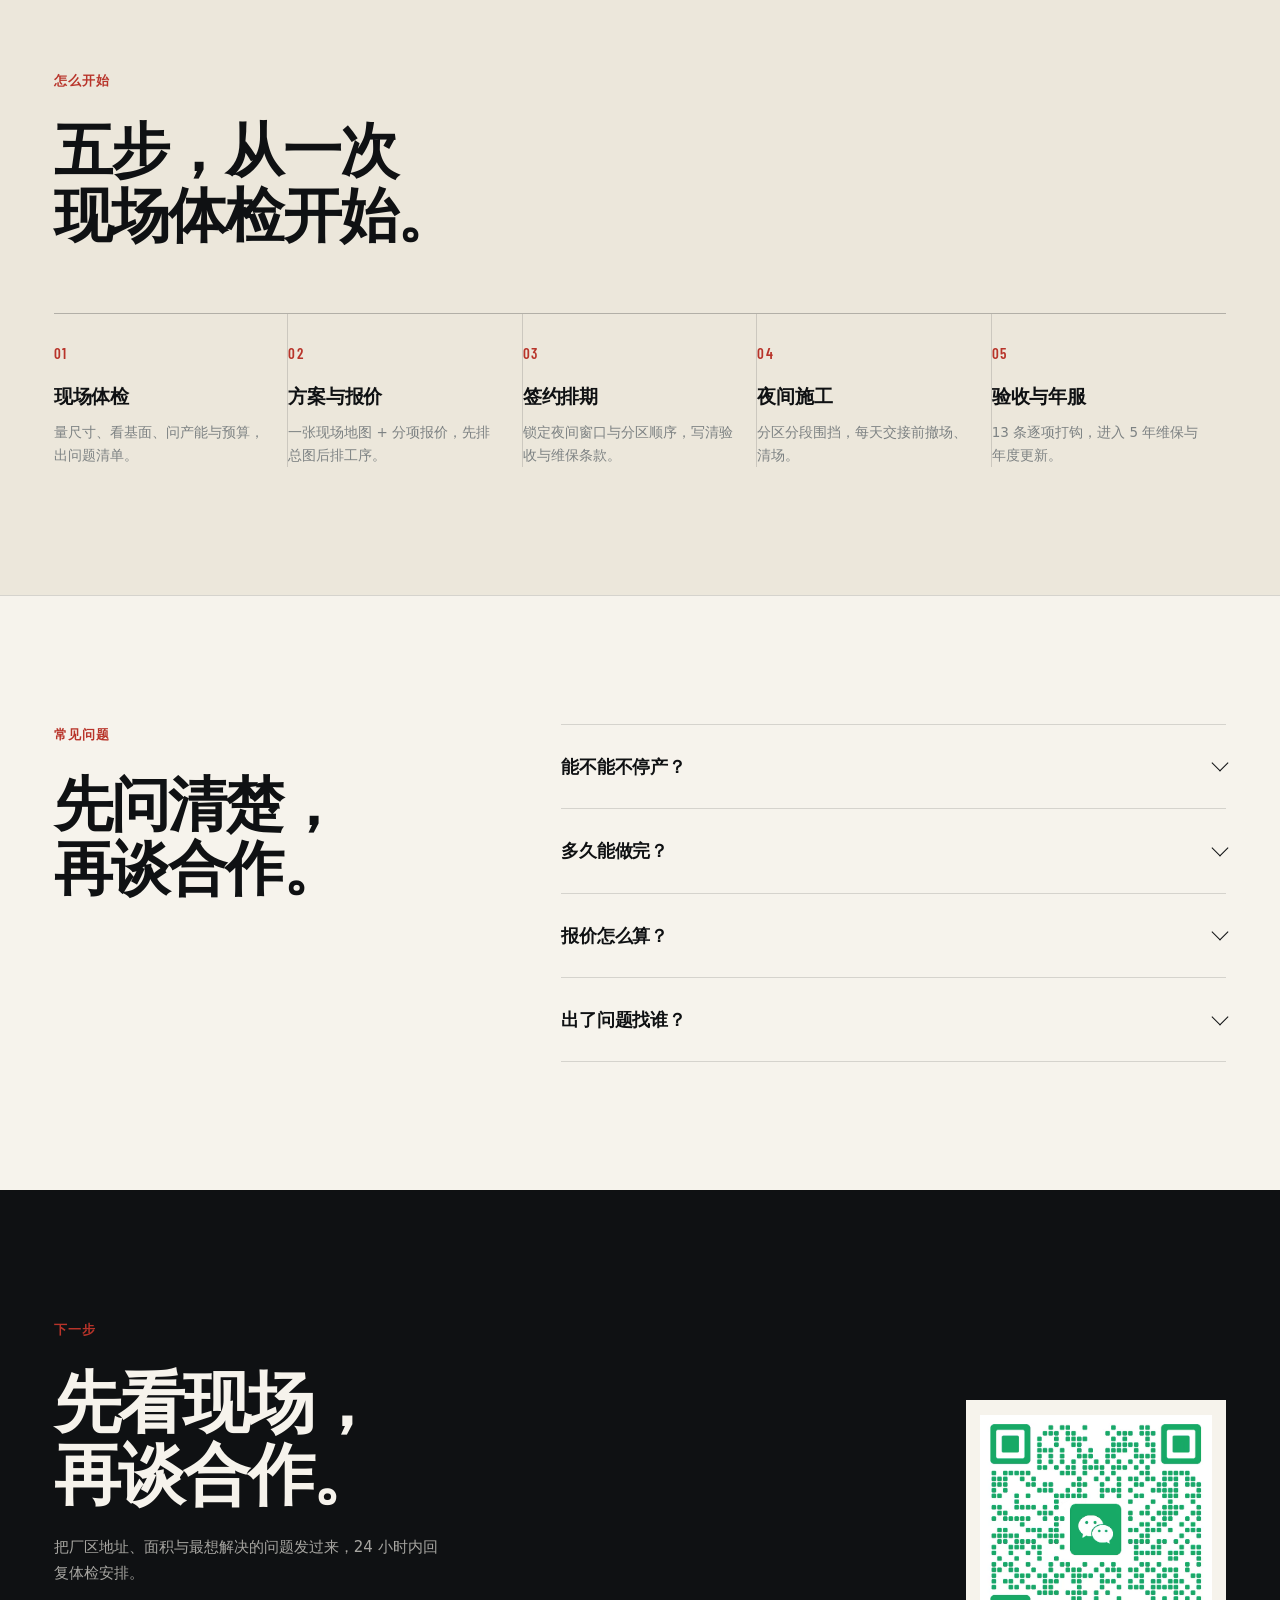
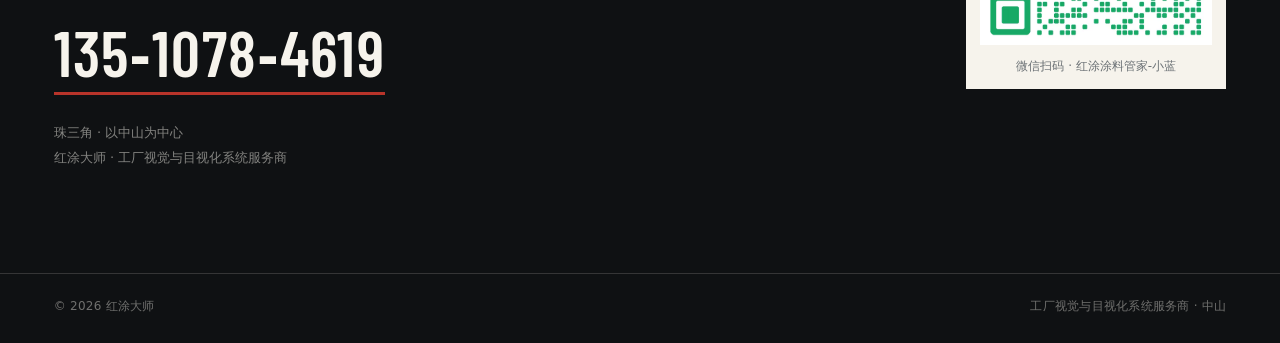
<file: v3/index.html>
<!DOCTYPE html>
<html lang="zh-CN">
<head>
<meta charset="utf-8">
<meta name="viewport" content="width=device-width, initial-scale=1">
<title>红涂大师 — 工厂视觉与目视化系统服务商</title>
<meta name="description" content="六个模块一次进场，夜间施工不停产，13 条验收，5 年维保。珠三角，以中山为中心。">
<meta name="theme-color" content="#0F1113">
<link rel="icon" href="assets/img/favicon.svg" type="image/svg+xml">
<link rel="canonical" href="https://hongtu-daxshi.cn/">
<meta property="og:type" content="website">
<meta property="og:title" content="红涂大师 — 现场，就是竞争力">
<meta property="og:description" content="你负责把企业做大，我们负责让现场跟得上。六个模块，一张现场地图。">
<meta property="og:url" content="https://hongtu-daxshi.cn/">
<meta property="og:image" content="https://hongtu-daxshi.cn/assets/img/hero.jpg">
<meta name="format-detection" content="telephone=no">
<link rel="preload" href="assets/css/BarlowCondensed-SemiBold.woff2" as="font" type="font/woff2" crossorigin>
<link rel="stylesheet" href="assets/css/site.css">
<script type="application/ld+json">
{
  "@context": "https://schema.org",
  "@type": "ProfessionalService",
  "name": "红涂大师",
  "alternateName": "红涂涂料管家",
  "description": "工厂视觉与目视化系统服务商：空间界面、目视化标识、环境与功能配套、厂区与形象、数字与软实力、交付服务六个模块，一次进场。",
  "url": "https://hongtu-daxshi.cn/",
  "image": "https://hongtu-daxshi.cn/assets/img/hero.jpg",
  "telephone": "+86-135-1078-4619",
  "areaServed": "珠三角",
  "address": {
    "@type": "PostalAddress",
    "addressLocality": "中山市",
    "addressRegion": "广东省",
    "addressCountry": "CN"
  },
  "knowsAbout": ["工厂地坪", "目视化标识", "6S 现场管理", "工厂规划", "验厂整改"],
  "slogan": "现场，就是竞争力"
}
</script>
</head>
<body>

<a class="skip" href="#belief">跳到正文</a>

<header class="nav" id="nav">
  <div class="wrap nav-in">
    <a class="brand" href="#top" aria-label="红涂大师 首页">
      <span class="brand-mark" aria-hidden="true"><i></i><i></i><i></i></span>
      <span class="brand-txt"><b>红涂大师</b><em>工厂视觉与目视化系统服务商</em></span>
    </a>
    <nav class="nav-links" aria-label="主导航">
      <a href="#top">现场总图</a>
      <a href="#belief">主张</a>
      <a href="#beyond">三件事</a>
      <a href="#packages">标准包</a>
      <a href="#delivery">交付</a>
      <a href="#cases">现场</a>
    </nav>
    <a class="nav-cta" href="#contact">预约现场体检</a>
  </div>
  <span class="nav-rule" id="navRule" aria-hidden="true"></span>
</header>

<!-- 01 · 现场总图（3D 舞台） -->
<section class="stage" id="top">
  <div class="stage-pin" id="stagePin">
    <div class="stage-bg" aria-hidden="true"></div>
    <canvas id="scene" aria-hidden="true"></canvas>
    <div class="stage-scrim" aria-hidden="true"></div>

    <div class="hero" id="hero">
      <div class="wrap hero-in">
        <h1 class="hero-title">现场，<br><span>就是竞争力</span></h1>
        <p class="hero-sub">六个模块，一次进场；夜间施工，白天照常生产。<br>客户只对一家，出了事也只找一家。</p>
        <div class="hero-act">
          <a class="btn btn-red" href="#contact">预约现场体检</a>
          <button class="btn btn-ghost" type="button" data-zone-jump="1">巡览六个模块</button>
        </div>
      </div>
      <div class="stage-stats">
        <div class="wrap stage-stats-in">
          <div><b>6</b><span>个模块 · 一次进场</span></div>
          <div><b>13</b><span>条验收 · 逐条打钩</span></div>
          <div><b>5</b><span>年维保 · 写进合同</span></div>
          <div><b>≈0</b><span>白天停产 · 夜间交付</span></div>
        </div>
      </div>
    </div>

    <div class="zones" id="zones">
      <article class="zone" data-zone="1">
        <div class="wrap zone-in">
          <p class="zone-no">01 / 空间界面</p>
          <h2>先把地面、墙面、<br>屋面与钢构排完。</h2>
          <p class="zone-lead">承载、洁净、耐候，四类基面一张图排完，再谈颜色与效果。</p>
          <ul class="ticks">
            <li>环氧 / 聚氨酯 / 耐磨地坪</li>
            <li>墙面、吊顶与基面修补</li>
            <li>钢构除锈与涂装</li>
          </ul>
        </div>
      </article>

      <article class="zone" data-zone="2">
        <div class="wrap zone-in">
          <p class="zone-no">02 / 目视化标识</p>
          <h2>让现场自己<br>把话说清楚。</h2>
          <p class="zone-lead">划线、安全标识、看板，按 GB 2894 与 6S 落地，不靠人喊。</p>
          <ul class="ticks">
            <li>通道、区域与禁停划线</li>
            <li>安全标识与岗位看板</li>
            <li>目视化标准手册</li>
          </ul>
        </div>
      </article>

      <article class="zone" data-zone="3">
        <div class="wrap zone-in">
          <p class="zone-no">03 / 环境与功能配套</p>
          <h2>看得见的整齐，<br>背后是看不见的配套。</h2>
          <p class="zone-lead">照明、机电、环保，合作施工；红涂统管接口、进度与验收。</p>
          <ul class="ticks">
            <li>照度与灯具布局</li>
            <li>管线、配电与桥架</li>
            <li>通风、环保与降噪</li>
          </ul>
        </div>
      </article>

      <article class="zone" data-zone="4">
        <div class="wrap zone-in">
          <p class="zone-no">04 / 厂区与形象</p>
          <h2>客户到访前，<br>先看到的就是第一眼。</h2>
          <p class="zone-lead">门头、参观动线、文化空间，把企业现在的样子，摆到该在的位置。</p>
          <ul class="ticks">
            <li>门头与厂区导视</li>
            <li>参观动线与停留点</li>
            <li>文化墙与荣誉区</li>
          </ul>
        </div>
      </article>

      <article class="zone" data-zone="5">
        <div class="wrap zone-in">
          <p class="zone-no">05 / 数字与软实力</p>
          <h2>把管理做成<br>看得见的证据。</h2>
          <p class="zone-lead">四张表、精益、政策申报，让验厂与客户审核时拿得出手。</p>
          <ul class="ticks">
            <li>四张管理表与数据口径</li>
            <li>6S、标准作业与改善提案</li>
            <li>验厂与政策申报辅导</li>
          </ul>
        </div>
      </article>

      <article class="zone" data-zone="6">
        <div class="wrap zone-in">
          <p class="zone-no">06 / 交付服务</p>
          <h2>一条链兜住<br>从体检到维保。</h2>
          <p class="zone-lead">体检、出图、夜间施工、13 条验收、5 年维保，一个人对接到底。</p>
          <ul class="ticks">
            <li>现场体检与施工图</li>
            <li>夜间分段施工不停产</li>
            <li>验收清单与年度维保</li>
          </ul>
        </div>
      </article>

      <article class="zone zone-end" data-zone="7">
        <div class="wrap zone-in">
          <p class="zone-no">一张图</p>
          <h2>不是六份报价，<br>是一张现场地图。</h2>
          <p class="zone-lead">先排总图，再分模块施工；预算、工期、责任，都落在同一张图上。</p>
          <div class="hero-act"><a class="btn btn-red" href="#packages">看三个标准包</a></div>
        </div>
      </article>
    </div>

    <nav class="zone-rail" id="zoneRail" aria-label="模块索引">
      <button type="button" data-zone-jump="1"><b>01</b><span>空间界面</span></button>
      <button type="button" data-zone-jump="2"><b>02</b><span>目视化标识</span></button>
      <button type="button" data-zone-jump="3"><b>03</b><span>环境配套</span></button>
      <button type="button" data-zone-jump="4"><b>04</b><span>厂区形象</span></button>
      <button type="button" data-zone-jump="5"><b>05</b><span>数字软实力</span></button>
      <button type="button" data-zone-jump="6"><b>06</b><span>交付服务</span></button>
    </nav>

    <div class="stage-hint" id="stageHint" aria-hidden="true">
      <span>向下滚动 · 巡览现场</span><i></i>
    </div>
  </div>
</section>

<main>

  <!-- 02 · 主张 -->
  <section class="sec sec-claim" id="belief">
    <div class="wrap">
      <p class="kicker">企业主张</p>
      <h2 class="claim-title">你负责把企业做大，<br>我们负责让现场跟得上。</h2>
      <p class="claim-line">生长无界，落地有形。</p>
      <div class="claim-grid">
        <div class="claim-copy">
          <p>每家工厂都在生长：订单多了，产线加了，人进人出。生长是企业的事；让现场配得上生长，是红涂大师的事。</p>
          <p>我们不主张一次铺一个多么大的摊子，而主张把现场一寸寸做深：地面经得起走、动线经得起看、标准经得起查。</p>
        </div>
        <ol class="core">
          <li><b>生长没有边界</b><span>企业的天花板，不该由现场决定。</span></li>
          <li><b>无界靠深耕</b><span>以深耕，致长远。一次进场，做深一层。</span></li>
          <li><b>生长要落在实物上</b><span>地面、标线、门头、看板，都得看得见、摸得着。</span></li>
        </ol>
      </div>
      <div class="four">
        <div><b>先看现场再说话</b><p>没量过的尺寸不报价，没看过的问题不给方案。</p></div>
        <div><b>一次做成系统</b><p>六个模块一张图，不做零散修补。</p></div>
        <div><b>长期陪跑，不做一锤子</b><p>交付之后还有 5 年维保与年度更新。</p></div>
        <div><b>每句承诺都可验收</b><p>写进合同的 13 条，逐条打钩。</p></div>
      </div>
    </div>
  </section>

  <!-- 03 · 三件事 -->
  <section class="sec sec-beyond" id="beyond">
    <div class="wrap">
      <header class="sec-head">
        <p class="kicker">六模块之外</p>
        <h2>三件事，决定这套现场<br>好不好用。</h2>
        <p class="sec-note">同样的面积，排得对与排得挤，三五年后的产能是两回事。</p>
      </header>

      <div class="beyond-rows">
        <article class="brow">
          <figure class="brow-fig"><img src="assets/img/beyond-plan.jpg" alt="工厂总平面与分区规划示意" loading="lazy" width="1600" height="1000"></figure>
          <div class="brow-txt">
            <p class="brow-no">A / 规划设计</p>
            <h3>先把空间排对</h3>
            <p>总平面、分区、工艺与产能、机电与配套，一次算清楚，避免做完再拆。</p>
            <ul class="ticks">
              <li>总平面与功能分区</li>
              <li>工艺路径与产能匹配</li>
              <li>机电点位与配套预留</li>
            </ul>
          </div>
        </article>

        <article class="brow brow-alt">
          <figure class="brow-fig"><img src="assets/img/beyond-flow.jpg" alt="工厂人流动线与物流通道示意" loading="lazy" width="1600" height="1000"></figure>
          <div class="brow-txt">
            <p class="brow-no">B / 动线优化</p>
            <h3>四条线，分开走</h3>
            <p>人流、物流、车流、参观线各走各的，交叉点越少，现场越顺。</p>
            <ul class="ticks">
              <li>人流与更衣换鞋路径</li>
              <li>物流、装卸与暂存区</li>
              <li>车流、月台与参观通道</li>
            </ul>
          </div>
        </article>

        <article class="brow">
          <figure class="brow-fig"><img src="assets/img/beyond-lean.jpg" alt="车间 6S 与目视化看板" loading="lazy" width="1600" height="1000"></figure>
          <div class="brow-txt">
            <p class="brow-no">C / 精益运营</p>
            <h3>交付之后的每一天</h3>
            <p>6S、标准作业、班组改善，90 天一个周期，把现场维持住。</p>
            <ul class="ticks">
              <li>6S 与目视化落地</li>
              <li>标准作业与班组看板</li>
              <li>改善提案与月度审核</li>
            </ul>
          </div>
        </article>
      </div>
    </div>
  </section>

  <!-- 04 · 标准包 -->
  <section class="sec sec-dark sec-packs" id="packages">
    <div class="wrap">
      <header class="sec-head">
        <p class="kicker">合作方式</p>
        <h2>三个标准包，<br>按你现在的阶段选。</h2>
        <p class="sec-note">对外只写价格带与工期，具体以现场体检后的施工图为准。</p>
      </header>

      <div class="packs">
        <article class="pack">
          <p class="pack-no">01</p>
          <h3>验厂达标</h3>
          <p class="pack-for">客户审核、体系验厂、订单进场前</p>
          <p class="pack-price"><b>3–8</b><span>万起</span></p>
          <p class="pack-time">7–15 天</p>
          <ul class="ticks">
            <li>地面与墙面基础修补</li>
            <li>划线、标识与必备看板</li>
            <li>验收资料与整改清单</li>
          </ul>
        </article>

        <article class="pack pack-main">
          <p class="pack-no">02 / 多数企业选这个</p>
          <h3>现场升级</h3>
          <p class="pack-for">扩产、搬迁、接待重要客户前</p>
          <p class="pack-price"><b>20–50</b><span>万</span></p>
          <p class="pack-time">2–6 周</p>
          <ul class="ticks">
            <li>六个模块整体设计与施工</li>
            <li>夜间分段，白天不停产</li>
            <li>13 条验收 + 5 年维保</li>
          </ul>
        </article>

        <article class="pack">
          <p class="pack-no">03</p>
          <h3>形象焕新</h3>
          <p class="pack-for">门头、参观线、文化空间改造</p>
          <p class="pack-price"><b>5–15</b><span>万</span></p>
          <p class="pack-time">2–4 周</p>
          <ul class="ticks">
            <li>门头、导视与参观动线</li>
            <li>文化墙与荣誉展示</li>
            <li>接待与讲解物料</li>
          </ul>
        </article>
      </div>
    </div>
  </section>

  <!-- 05 · 夜间交付 -->
  <section class="sec sec-delivery" id="delivery">
    <div class="wrap">
      <div class="deliver-grid">
        <figure class="deliver-fig">
          <img src="assets/img/case-clean.jpg" alt="夜间施工现场，已完成的地坪与设备" loading="lazy" width="1600" height="1000">
          <figcaption>20:00 – 04:00 / 夜间作业窗口</figcaption>
        </figure>
        <div class="deliver-txt">
          <p class="kicker">交付方式</p>
          <h2>你白天生产，<br>我们夜里进场。</h2>
          <p>分区分段围挡，早上交接前撤场；粉尘、气味、噪声在合同里写清上限。</p>
          <dl class="figs">
            <div><dt>13</dt><dd><b>条验收</b><span>定位、颜色、字号、图注、脚页、列宽逐条打钩，任一不过即退回。</span></dd></div>
            <div><dt>5</dt><dd><b>年维保</b><span>巡检、修补、年度更新写入合同，响应时限写进条款。</span></dd></div>
            <div><dt>1</dt><dd><b>个责任主体</b><span>一个合同、一张图纸、一次验收；客户只对一家。</span></dd></div>
          </dl>
        </div>
      </div>
    </div>
  </section>

  <!-- 06 · 四个现场 -->
  <section class="sec sec-cases" id="cases">
    <div class="wrap">
      <header class="sec-head">
        <p class="kicker">现场类型</p>
        <h2>四个现场，<br>四类问题。</h2>
        <p class="sec-note">客户名与实拍照按授权再展示，这里先看现场类型与做法。</p>
      </header>
      <div class="cases">
        <article class="case">
          <figure><img src="assets/img/case-display.jpg" alt="陈列用品制造车间地面与展陈区" loading="lazy" width="1600" height="1000"></figure>
          <h3>陈列用品制造</h3>
          <p>展陈更新快，地面与墙面要经得起反复调整。</p>
        </article>
        <article class="case">
          <figure><img src="assets/img/case-elec.jpg" alt="电子制造车间洁净地面与产线" loading="lazy" width="1600" height="1000"></figure>
          <h3>电子制造</h3>
          <p>洁净度与静电控制优先，施工不能停线。</p>
        </article>
        <article class="case">
          <figure><img src="assets/img/case-logi.jpg" alt="物流仓储通道划线" loading="lazy" width="1600" height="1000"></figure>
          <h3>物流仓储</h3>
          <p>通道、月台、库位划线，叉车跑得顺才算数。</p>
        </article>
        <article class="case">
          <figure><img src="assets/img/mod-env.jpg" alt="工厂环境与机电配套" loading="lazy" width="1600" height="1000"></figure>
          <h3>新材料胶粘厂</h3>
          <p>耐化学、耐候与环保配套，一并纳入总图。</p>
        </article>
      </div>
    </div>
  </section>

  <!-- 07 · 五步 -->
  <section class="sec sec-steps" id="how">
    <div class="wrap">
      <header class="sec-head">
        <p class="kicker">怎么开始</p>
        <h2>五步，从一次<br>现场体检开始。</h2>
      </header>
      <ol class="steps">
        <li><b>01</b><h3>现场体检</h3><p>量尺寸、看基面、问产能与预算，出问题清单。</p></li>
        <li><b>02</b><h3>方案与报价</h3><p>一张现场地图 + 分项报价，先排总图后排工序。</p></li>
        <li><b>03</b><h3>签约排期</h3><p>锁定夜间窗口与分区顺序，写清验收与维保条款。</p></li>
        <li><b>04</b><h3>夜间施工</h3><p>分区分段围挡，每天交接前撤场、清场。</p></li>
        <li><b>05</b><h3>验收与年服</h3><p>13 条逐项打钩，进入 5 年维保与年度更新。</p></li>
      </ol>
    </div>
  </section>

  <!-- 08 · FAQ -->
  <section class="sec sec-faq" id="faq">
    <div class="wrap faq-grid">
      <header class="faq-head">
        <p class="kicker">常见问题</p>
        <h2>先问清楚，<br>再谈合作。</h2>
      </header>
      <div class="faq-list">
        <details>
          <summary>能不能不停产？</summary>
          <p>多数项目可以。按产线与分区排夜间窗口，每天 20:00 进场、04:00 前撤场，早上交接给班组。需要停线的工序会提前单列，由你决定排期。</p>
        </details>
        <details>
          <summary>多久能做完？</summary>
          <p>验厂达标 7–15 天，形象焕新 2–4 周，现场升级 2–6 周。实际工期取决于面积、基面状况与夜间窗口数量，体检后写进合同。</p>
        </details>
        <details>
          <summary>报价怎么算？</summary>
          <p>按模块、面积与工序分项报价，先出施工图再出价格。对外只写价格带，具体金额以现场体检后的清单为准，不用“一口价”套模板。</p>
        </details>
        <details>
          <summary>出了问题找谁？</summary>
          <p>一个合同、一个项目负责人、一张验收单。施工期与 5 年维保期内，都是同一个责任主体，响应时限写进条款。</p>
        </details>
      </div>
    </div>
  </section>

  <!-- 09 · 联系 -->
  <section class="sec sec-contact" id="contact">
    <div class="wrap contact-grid">
      <div class="contact-txt">
        <p class="kicker">下一步</p>
        <h2>先看现场，<br>再谈合作。</h2>
        <p class="contact-lead">把厂区地址、面积与最想解决的问题发过来，24 小时内回复体检安排。</p>
        <a class="tel" href="tel:+8613510784619">135-1078-4619</a>
        <p class="contact-meta">珠三角 · 以中山为中心<br>红涂大师 · 工厂视觉与目视化系统服务商</p>
      </div>
      <figure class="contact-qr">
        <img src="assets/img/wechat_qr.png" alt="微信二维码：红涂涂料管家-小蓝" width="600" height="600">
        <figcaption>微信扫码 · 红涂涂料管家-小蓝</figcaption>
      </figure>
    </div>
  </section>

</main>

<footer class="foot">
  <div class="wrap foot-in">
    <span>© 2026 红涂大师</span>
    <span class="foot-meta">工厂视觉与目视化系统服务商 · 中山</span>
    <!-- ICP 备案号待备案完成后填入 -->
  </div>
</footer>

<script src="assets/js/scene.js" defer></script>
<script src="assets/js/site.js" defer></script>
</body>
</html>
</file>
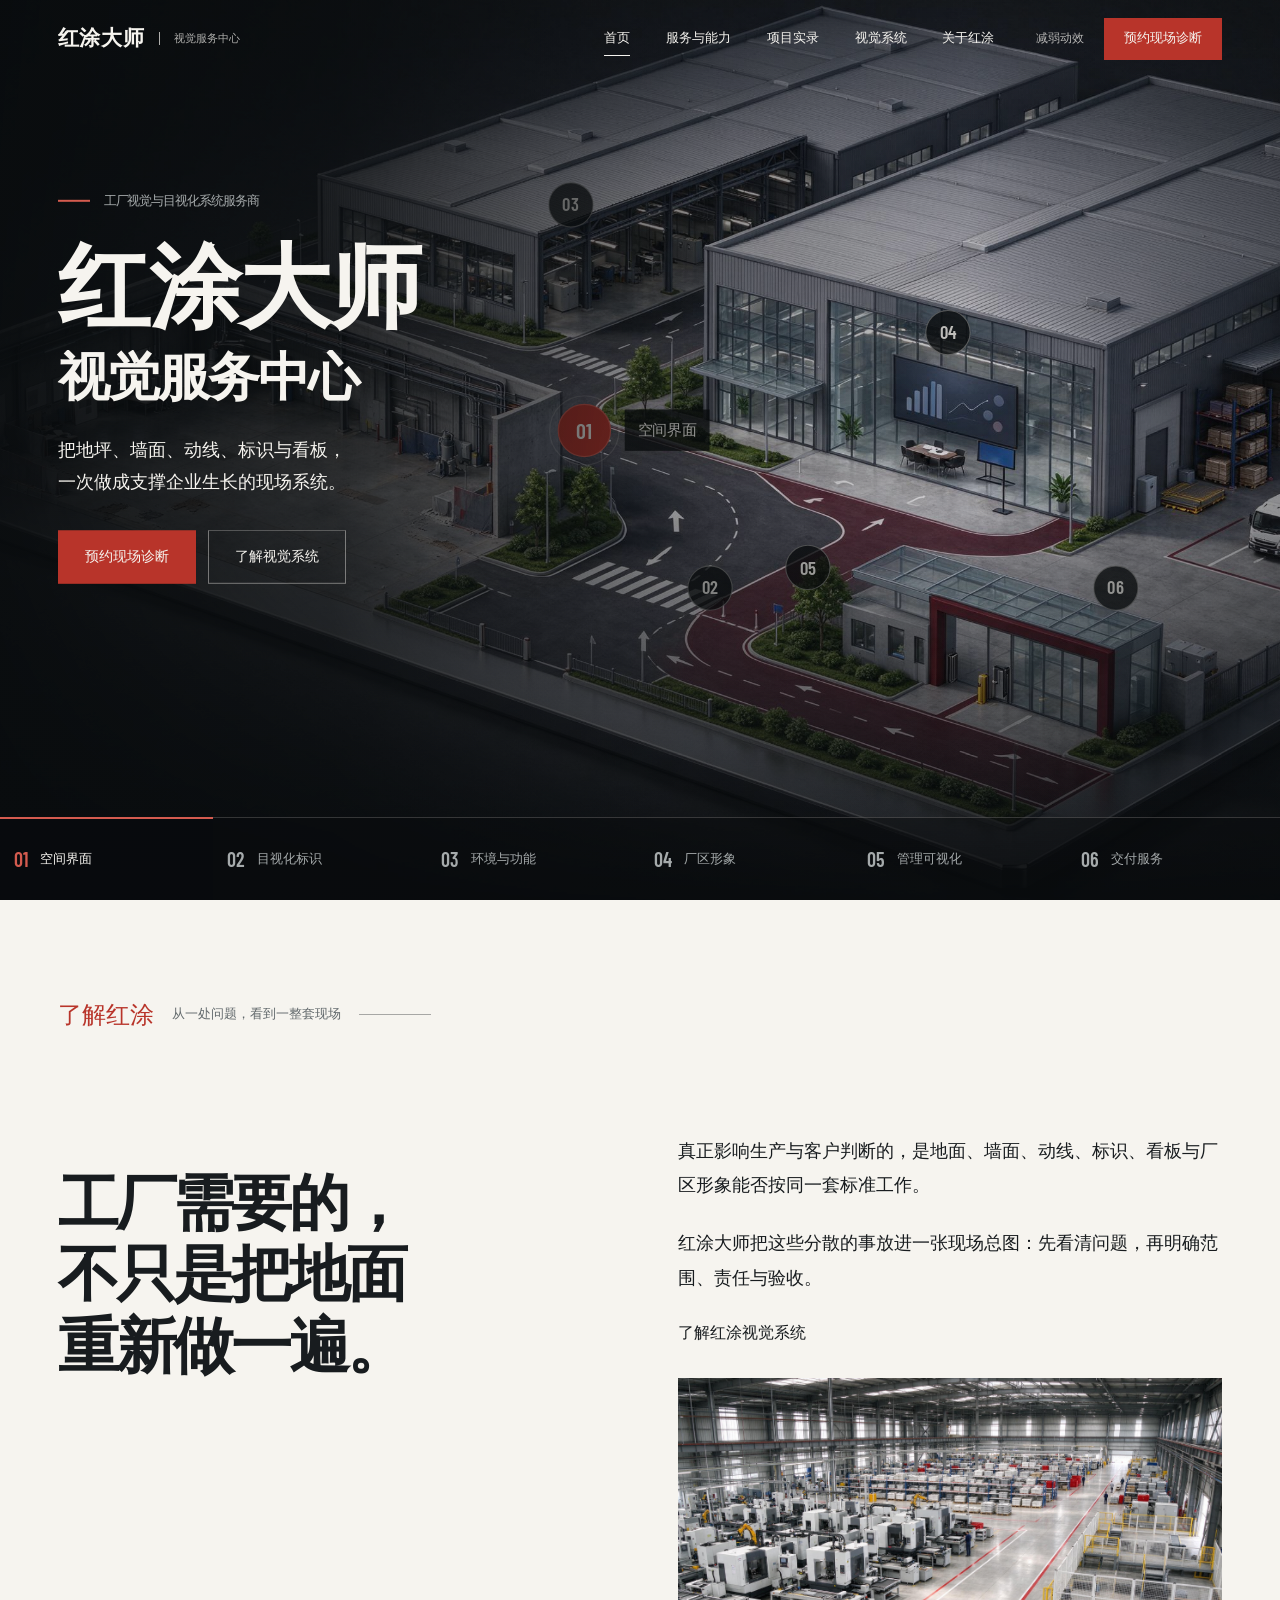
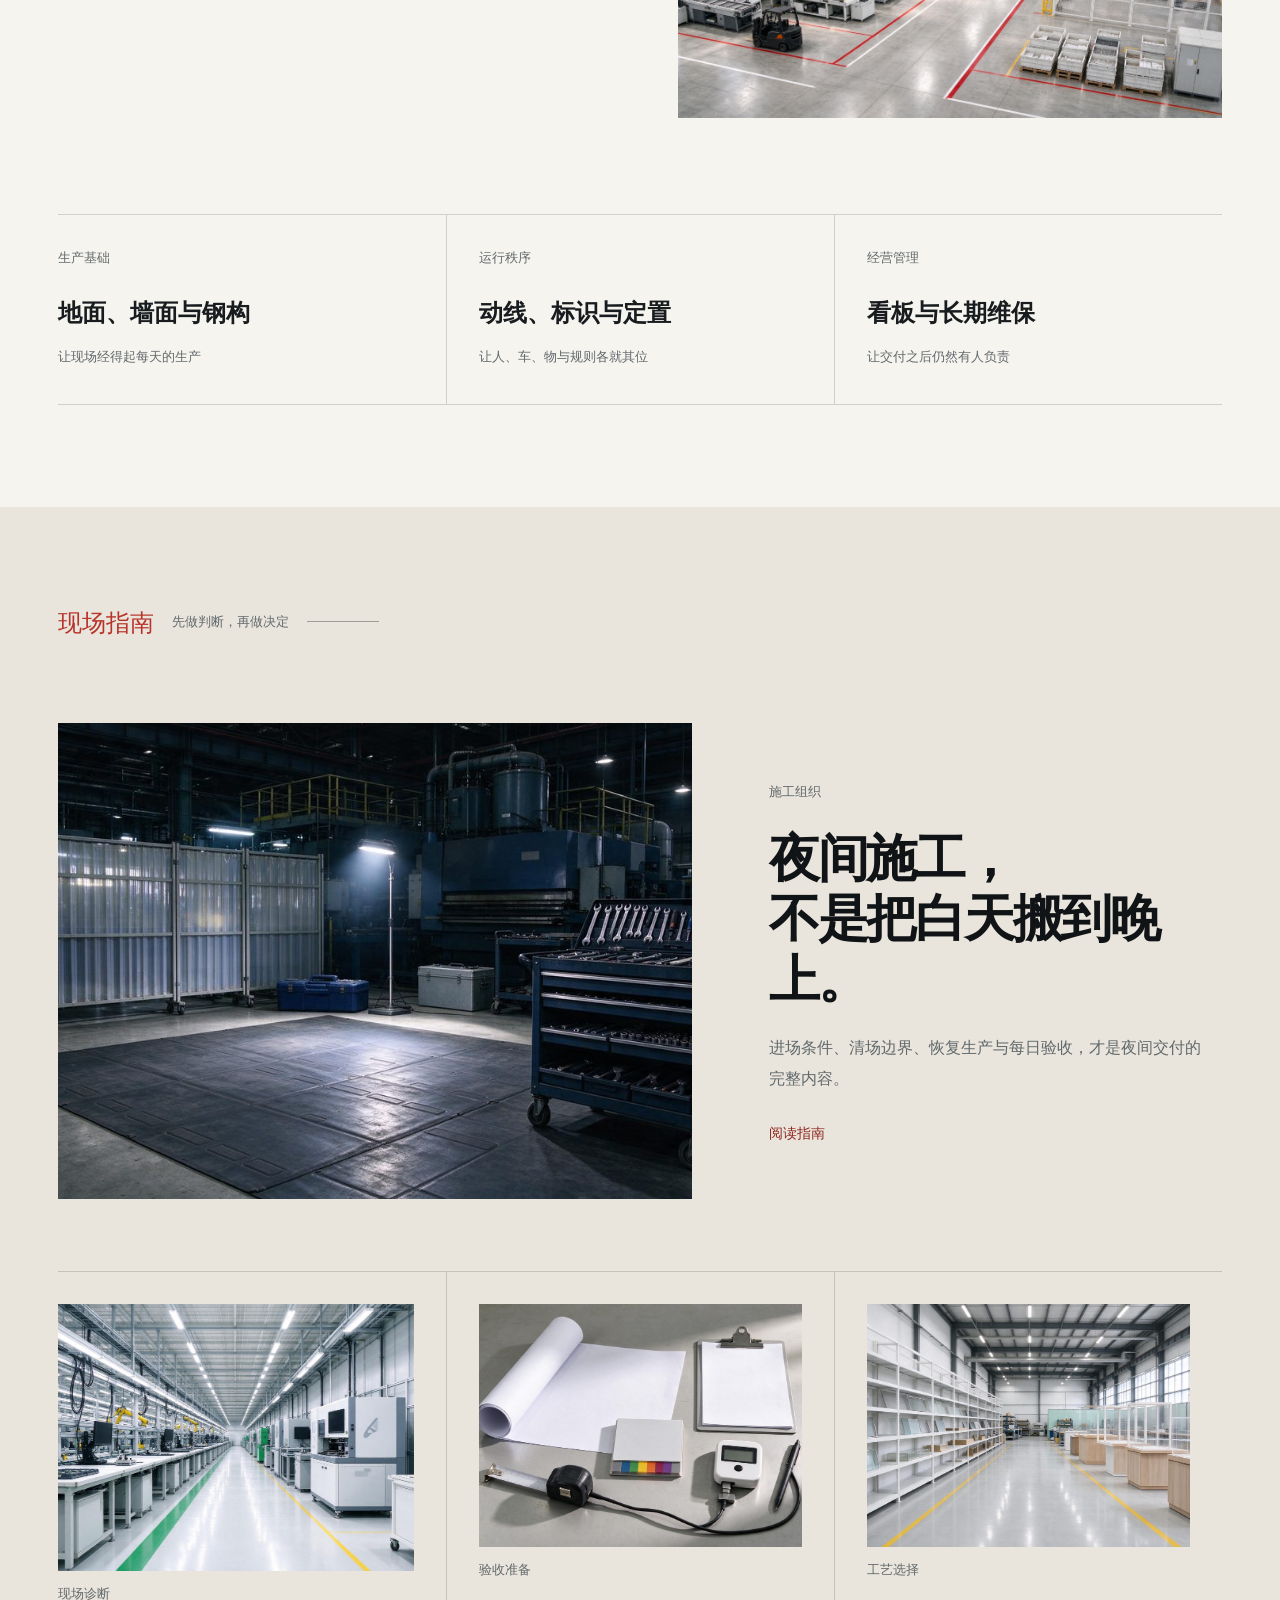
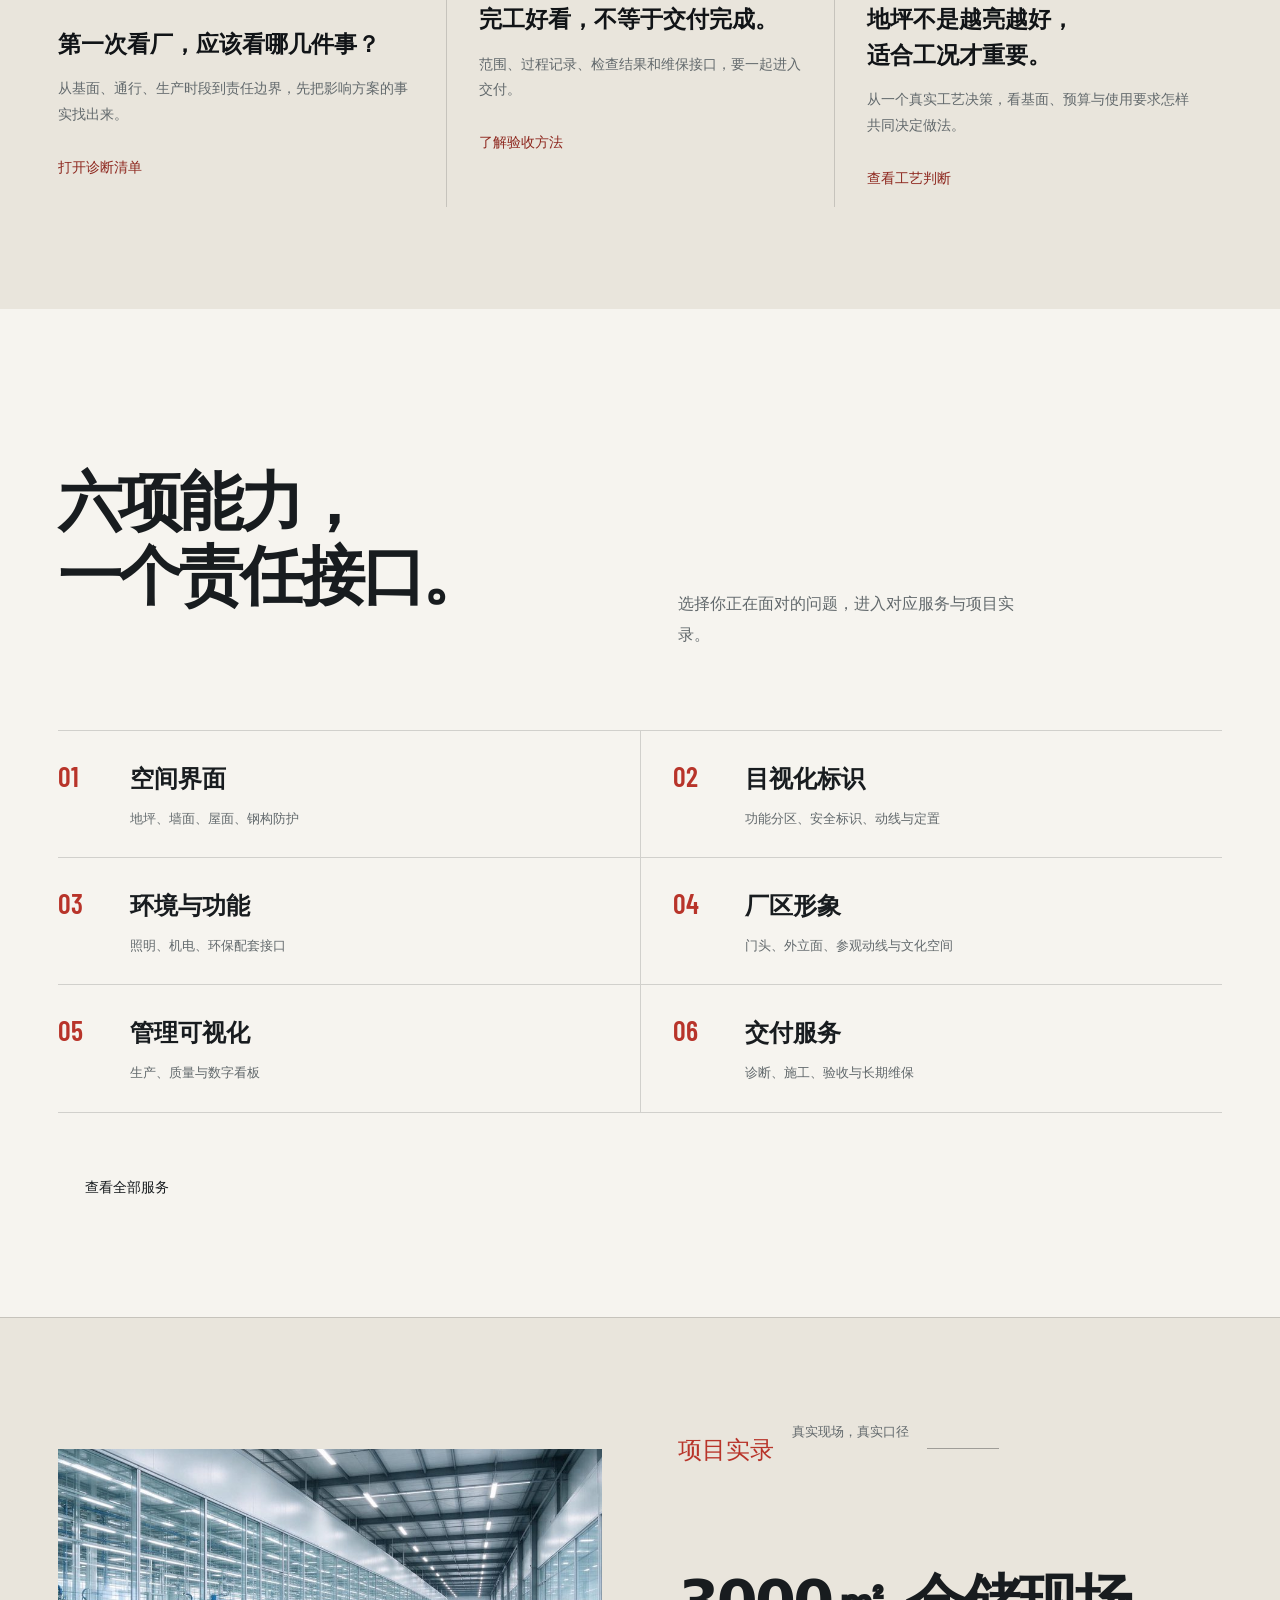
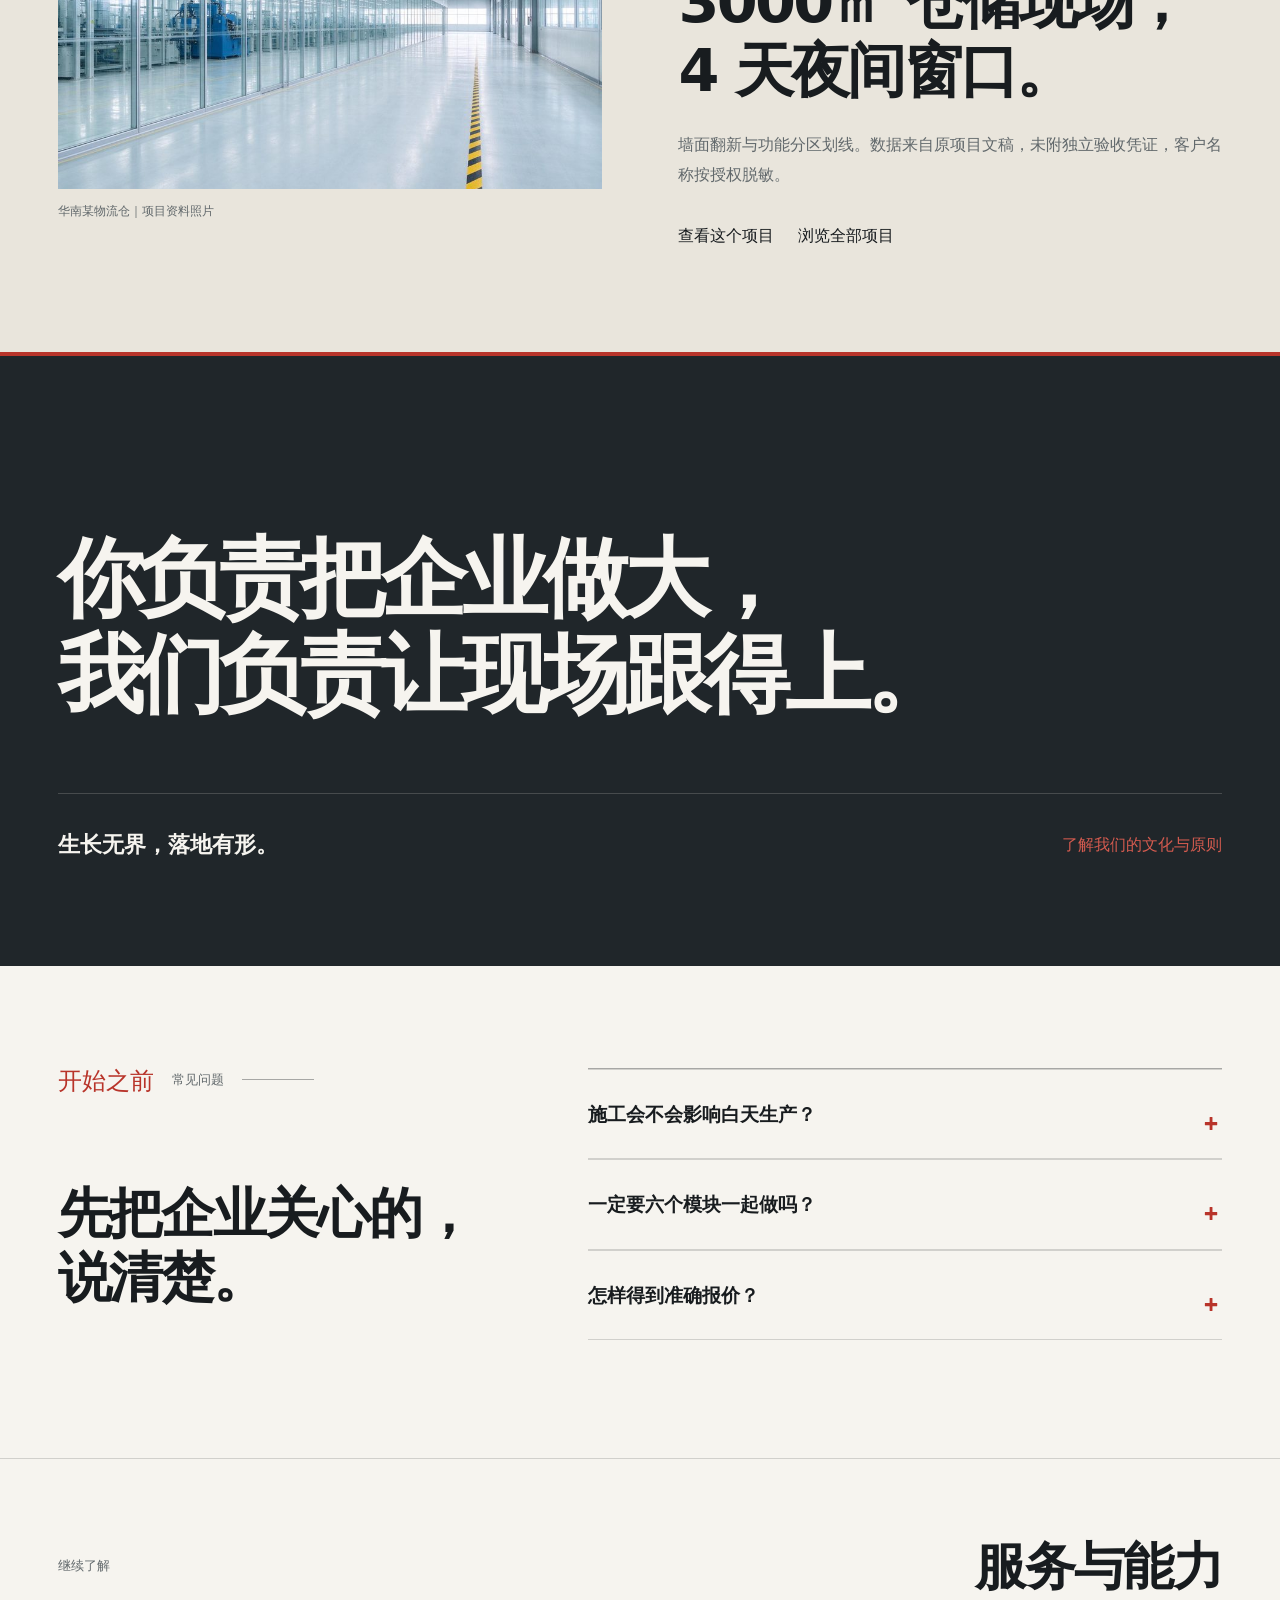
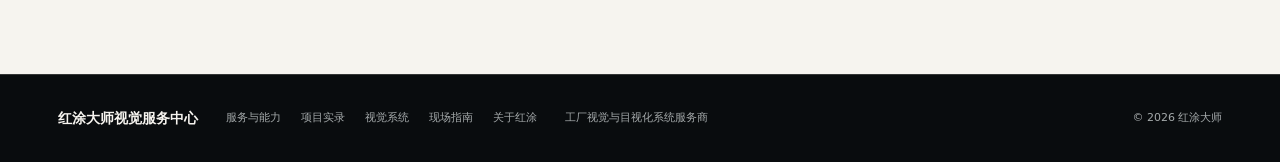
<file: v4/index.html>
<!doctype html><html lang="zh-CN"><head><meta charset="utf-8"><meta name="viewport" content="width=device-width,initial-scale=1"><title>红涂大师视觉服务中心｜工厂视觉与目视化系统服务商</title><meta name="description" content="红涂大师视觉服务中心：工厂视觉与目视化系统服务商。了解六大能力、真实现场、夜间交付、视觉系统与现场指南。"><meta name="theme-color" content="#111417"><link rel="icon" href="assets/img/favicon.svg" type="image/svg+xml"><link rel="canonical" href="https://hongtu-daxshi.cn/v4/"><meta property="og:type" content="website"><meta property="og:locale" content="zh_CN"><meta property="og:site_name" content="红涂大师视觉服务中心"><meta property="og:title" content="红涂大师视觉服务中心｜工厂视觉与目视化系统服务商"><meta property="og:description" content="红涂大师视觉服务中心：工厂视觉与目视化系统服务商。了解六大能力、真实现场、夜间交付、视觉系统与现场指南。"><meta property="og:image" content="https://hongtu-daxshi.cn/v4/assets/img/visual-center-3d.jpg"><meta name="twitter:card" content="summary_large_image"><link rel="preload" href="assets/css/BarlowCondensed-SemiBold.woff2" as="font" type="font/woff2" crossorigin><link rel="stylesheet" href="assets/css/site.css"><link rel="stylesheet" href="assets/css/pages.css"><link rel="stylesheet" href="assets/css/visual-refresh.css"><link rel="stylesheet" href="assets/css/editorial-refresh.css"><script defer src="assets/js/site.js"></script></head><body class="home-page"><a class="skip-link" href="#main">跳到主要内容</a><header class="site-header" id="siteHeader"><a class="brand" href="index.html" aria-label="红涂大师视觉服务中心首页"><strong>红涂大师</strong><span>视觉服务中心</span></a><nav class="desktop-nav" aria-label="主导航"><a href="index.html" aria-current="page" class="is-current">首页</a><a href="services.html">服务与能力</a><a href="cases.html">项目实录</a><a href="visual-system.html">视觉系统</a><a href="about.html">关于红涂</a></nav><div class="header-actions"><button class="motion-toggle" id="motionToggle" type="button" aria-pressed="false">减弱动效</button><a class="header-cta" href="about.html#contact">预约现场诊断</a><button class="menu-toggle" id="menuToggle" type="button" aria-expanded="false" aria-controls="mobileNav">菜单</button></div><nav class="mobile-nav" id="mobileNav" aria-label="移动端导航" hidden><a href="index.html">首页</a><a href="services.html">服务与能力</a><a href="cases.html">项目实录</a><a href="visual-system.html">视觉系统</a><a href="about.html">关于红涂</a><a href="about.html#contact">预约现场诊断</a></nav><span class="reading-progress" id="readingProgress" aria-hidden="true"></span></header><main id="main">
    <section class="hero" id="home" aria-labelledby="heroTitle">
      <div class="hero-scene" id="heroScene" aria-label="可交互的工厂视觉服务中心空间导览">
        <div class="hero-camera" id="heroCamera">
          <img class="hero-scene-image" src="assets/img/visual-center-3d.jpg" width="2816" height="1584" alt="完整制造产业园的三维轴测场景，包含生产、仓储、办公、装卸与参观空间" fetchpriority="high" decoding="async">
          <div class="scene-hotspots" aria-label="选择空间区域">
            <button class="scene-hotspot" style="--hotspot-x:46%;--hotspot-y:48%" type="button" data-scene-zone="0" aria-pressed="false" aria-label="展开空间界面细节"><span>01</span><b>空间界面</b></button>
            <button class="scene-hotspot" style="--hotspot-x:55%;--hotspot-y:64%" type="button" data-scene-zone="1" aria-pressed="false" aria-label="展开目视化标识细节"><span>02</span><b>目视化标识</b></button>
            <button class="scene-hotspot" style="--hotspot-x:45%;--hotspot-y:25%" type="button" data-scene-zone="2" aria-pressed="false" aria-label="展开环境与功能细节"><span>03</span><b>环境与功能</b></button>
            <button class="scene-hotspot" style="--hotspot-x:72%;--hotspot-y:38%" type="button" data-scene-zone="3" aria-pressed="false" aria-label="展开厂区形象细节"><span>04</span><b>厂区形象</b></button>
            <button class="scene-hotspot" style="--hotspot-x:62%;--hotspot-y:62%" type="button" data-scene-zone="4" aria-pressed="false" aria-label="展开管理可视化细节"><span>05</span><b>管理可视化</b></button>
            <button class="scene-hotspot" style="--hotspot-x:84%;--hotspot-y:64%" type="button" data-scene-zone="5" aria-pressed="false" aria-label="展开交付服务细节"><span>06</span><b>交付服务</b></button>
          </div>
        </div>
        <div class="scene-detail-view" id="sceneDetailView" aria-hidden="true"><img id="sceneDetailImage" src="assets/img/detail-space.jpg" width="2816" height="1584" alt="空间界面局部场景" decoding="async"><span class="scene-view-label" id="sceneViewLabel" hidden>空间界面｜局部细节</span></div>
      </div>
      <div class="hero-shade" aria-hidden="true"></div>
      <div class="hero-copy">
        <h1 id="heroTitle"><small class="hero-position"><b aria-hidden="true"></b>工厂视觉与目视化系统服务商</small><span class="hero-title-main">红涂大师</span><span class="hero-subtitle">视觉服务中心</span></h1>
        <p class="hero-lead">把地坪、墙面、动线、标识与看板，<br>一次做成支撑企业生长的现场系统。</p>
        <div class="hero-actions"><a class="button button-primary" href="about.html#contact">预约现场诊断</a><a class="button button-quiet" href="visual-system.html">了解视觉系统</a></div>
      </div>
      <span id="sceneMode" hidden>现场系统总览</span><span id="sceneInstruction" hidden>选择圆圈，展开局部细节</span>
      <aside class="scene-detail" aria-live="polite" aria-atomic="true">
        <div class="scene-detail-top"><span id="sceneNumber">01 / 06</span><div class="scene-detail-actions"><button id="sceneZoom" type="button" hidden>继续放大</button><button id="sceneReset" type="button">返回总览</button></div></div>
        <div class="scene-detail-body"><h2 id="sceneName">空间界面</h2><div><p id="sceneValue">让地面、墙面与钢构经得起生产、时间与验厂。</p><p class="scene-deliverables" id="sceneDeliverables">地坪系统 / 墙面天花 / 屋面 / 钢构防护</p></div><div class="scene-detail-meta"><a class="scene-service-link" id="sceneServiceLink" href="services.html#cap-0">查看此项服务</a><small>实际方案以现场诊断为准</small></div></div>
      </aside>
      <div class="hero-zone-nav" role="tablist" aria-label="六项系统能力">
        <button role="tab" aria-selected="false" data-scene-zone="0"><span>01</span>空间界面</button><button role="tab" aria-selected="false" data-scene-zone="1"><span>02</span>目视化标识</button><button role="tab" aria-selected="false" data-scene-zone="2"><span>03</span>环境与功能</button><button role="tab" aria-selected="false" data-scene-zone="3"><span>04</span>厂区形象</button><button role="tab" aria-selected="false" data-scene-zone="4"><span>05</span>管理可视化</button><button role="tab" aria-selected="false" data-scene-zone="5"><span>06</span>交付服务</button>
      </div>
      <p class="hero-scroll-cue" aria-hidden="true">向下，看见现场与企业生长</p>
    </section>

    
<section class="home-intro section"><div class="wrap"><div class="section-index reveal"><span>了解红涂</span><p>从一处问题，看到一整套现场</p></div><div class="home-intro-grid"><h2 class="reveal">工厂需要的，<br>不只是把地面<br>重新做一遍。</h2><div class="reveal"><p>真正影响生产与客户判断的，是地面、墙面、动线、标识、看板与厂区形象能否按同一套标准工作。</p><p>红涂大师把这些分散的事放进一张现场总图：先看清问题，再明确范围、责任与验收。</p><a class="text-link" href="visual-system.html">了解红涂视觉系统</a><figure class="home-intro-visual"><img src="assets/img/service-audit.jpg" width="2816" height="1584" alt="机加设备群车间全景，地坪与通道分区"></figure></div></div><div class="client-paths"><a href="services.html#cap-0"><span>生产基础</span><strong>地面、墙面与钢构</strong><small>让现场经得起每天的生产</small></a><a href="services.html#cap-1"><span>运行秩序</span><strong>动线、标识与定置</strong><small>让人、车、物与规则各就其位</small></a><a href="services.html#cap-4"><span>经营管理</span><strong>看板与长期维保</strong><small>让交付之后仍然有人负责</small></a></div></div></section>
<section class="insight-feature section" id="insights"><div class="wrap"><div class="section-index section-index-light reveal"><span>现场指南</span><p>先做判断，再做决定</p></div><div class="insight-lead"><a href="guides.html#night"><figure><img src="assets/img/mod-deliver.jpg" width="900" height="600" alt="夜间设备区与地坪施工场景"></figure><div><span>施工组织</span><h2>夜间施工，<br>不是把白天搬到晚上。</h2><p>进场条件、清场边界、恢复生产与每日验收，才是夜间交付的完整内容。</p><b>阅读指南</b></div></a></div><div class="insight-list"><a href="guides.html#survey"><img src="assets/img/case-elec.jpg" width="900" height="675" alt="电子装配线车间现场"><span>现场诊断</span><h3>第一次看厂，应该看哪几件事？</h3><p>从基面、通行、生产时段到责任边界，先把影响方案的事实找出来。</p><b>打开诊断清单</b></a><a href="guides.html#acceptance"><img src="assets/img/beyond-plan.jpg" width="900" height="675" alt="施工图纸、样板与色差检测工具"><span>验收准备</span><h3>完工好看，不等于交付完成。</h3><p>范围、过程记录、检查结果和维保接口，要一起进入交付。</p><b>了解验收方法</b></a><a href="guides.html#floor"><img src="assets/img/case-display.jpg" width="900" height="675" alt="仓储车间地坪与货架区域"><span>工艺选择</span><h3>地坪不是越亮越好，适合工况才重要。</h3><p>从一个真实工艺决策，看基面、预算与使用要求怎样共同决定做法。</p><b>查看工艺判断</b></a></div></div></section>
<section class="home-capabilities section"><div class="wrap"><div class="home-capabilities-head"><h2>六项能力，<br>一个责任接口。</h2><p>选择你正在面对的问题，进入对应服务与项目实录。</p></div><div class="capability-index"><a href="services.html#cap-0"><span>01</span><strong>空间界面</strong><small>地坪、墙面、屋面、钢构防护</small></a><a href="services.html#cap-1"><span>02</span><strong>目视化标识</strong><small>功能分区、安全标识、动线与定置</small></a><a href="services.html#cap-2"><span>03</span><strong>环境与功能</strong><small>照明、机电、环保配套接口</small></a><a href="services.html#cap-3"><span>04</span><strong>厂区形象</strong><small>门头、外立面、参观动线与文化空间</small></a><a href="services.html#cap-4"><span>05</span><strong>管理可视化</strong><small>生产、质量与数字看板</small></a><a href="services.html#cap-5"><span>06</span><strong>交付服务</strong><small>诊断、施工、验收与长期维保</small></a></div><a class="button button-dark" href="services.html">查看全部服务</a></div></section>
<section class="home-case section"><div class="wrap home-case-grid"><figure class="reveal"><img src="assets/img/case-logi.jpg" width="900" height="675" alt="物流仓玻璃隔断与功能分区现场"><figcaption>华南某物流仓｜项目资料照片</figcaption></figure><div><div class="section-index reveal"><span>项目实录</span><p>真实现场，真实口径</p></div><h2 class="reveal">3000㎡ 仓储现场，<br>4 天夜间窗口。</h2><p class="reveal">墙面翻新与功能分区划线。数据来自原项目文稿，未附独立验收凭证，客户名称按授权脱敏。</p><a class="text-link" href="cases.html#logistics">查看这个项目</a><a class="text-link secondary-link" href="cases.html">浏览全部项目</a></div></div></section>
<section class="home-vision section"><div class="wrap"><h2><span>你负责把企业做大，</span><span>我们负责让现场跟得上。</span></h2><div><strong>生长无界，落地有形。</strong><a class="text-link" href="about.html">了解我们的文化与原则</a></div></div></section>
<section class="home-faq section"><div class="wrap faq-layout"><div><div class="section-index reveal"><span>开始之前</span><p>常见问题</p></div><h2>先把企业关心的，<br>说清楚。</h2></div><div class="faq-list"><details><summary>施工会不会影响白天生产？</summary><p>优先按夜间窗口组织施工。每天进场、清场和恢复条件会写进方案；不能夜间施工的区域，会在现场诊断时单独说明。</p></details><details><summary>一定要六个模块一起做吗？</summary><p>不需要。可以从最影响生产或客户参观的一个区域开始，但方案会先看清它与整套现场系统的关系。</p></details><details><summary>怎样得到准确报价？</summary><p>先确认现场问题、施工范围、材料与工期，再按合同报价。官网不列未经现场诊断的一口价。</p></details></div></div></section></main><nav class="page-next" aria-label="继续浏览"><a href="services.html"><span>继续了解</span><strong>服务与能力</strong></a></nav><footer class="site-footer"><div class="wrap footer-grid"><strong>红涂大师视觉服务中心</strong><nav aria-label="页脚导航"><a href="services.html">服务与能力</a><a href="cases.html">项目实录</a><a href="visual-system.html">视觉系统</a><a href="guides.html">现场指南</a><a href="about.html">关于红涂</a></nav><span>工厂视觉与目视化系统服务商</span><span>© 2026 红涂大师</span></div></footer><nav class="mobile-actions" aria-label="快捷联系"><a href="tel:13510784619">拨打电话</a><a href="about.html#contact">微信与现场信息</a></nav></body></html>
</file>
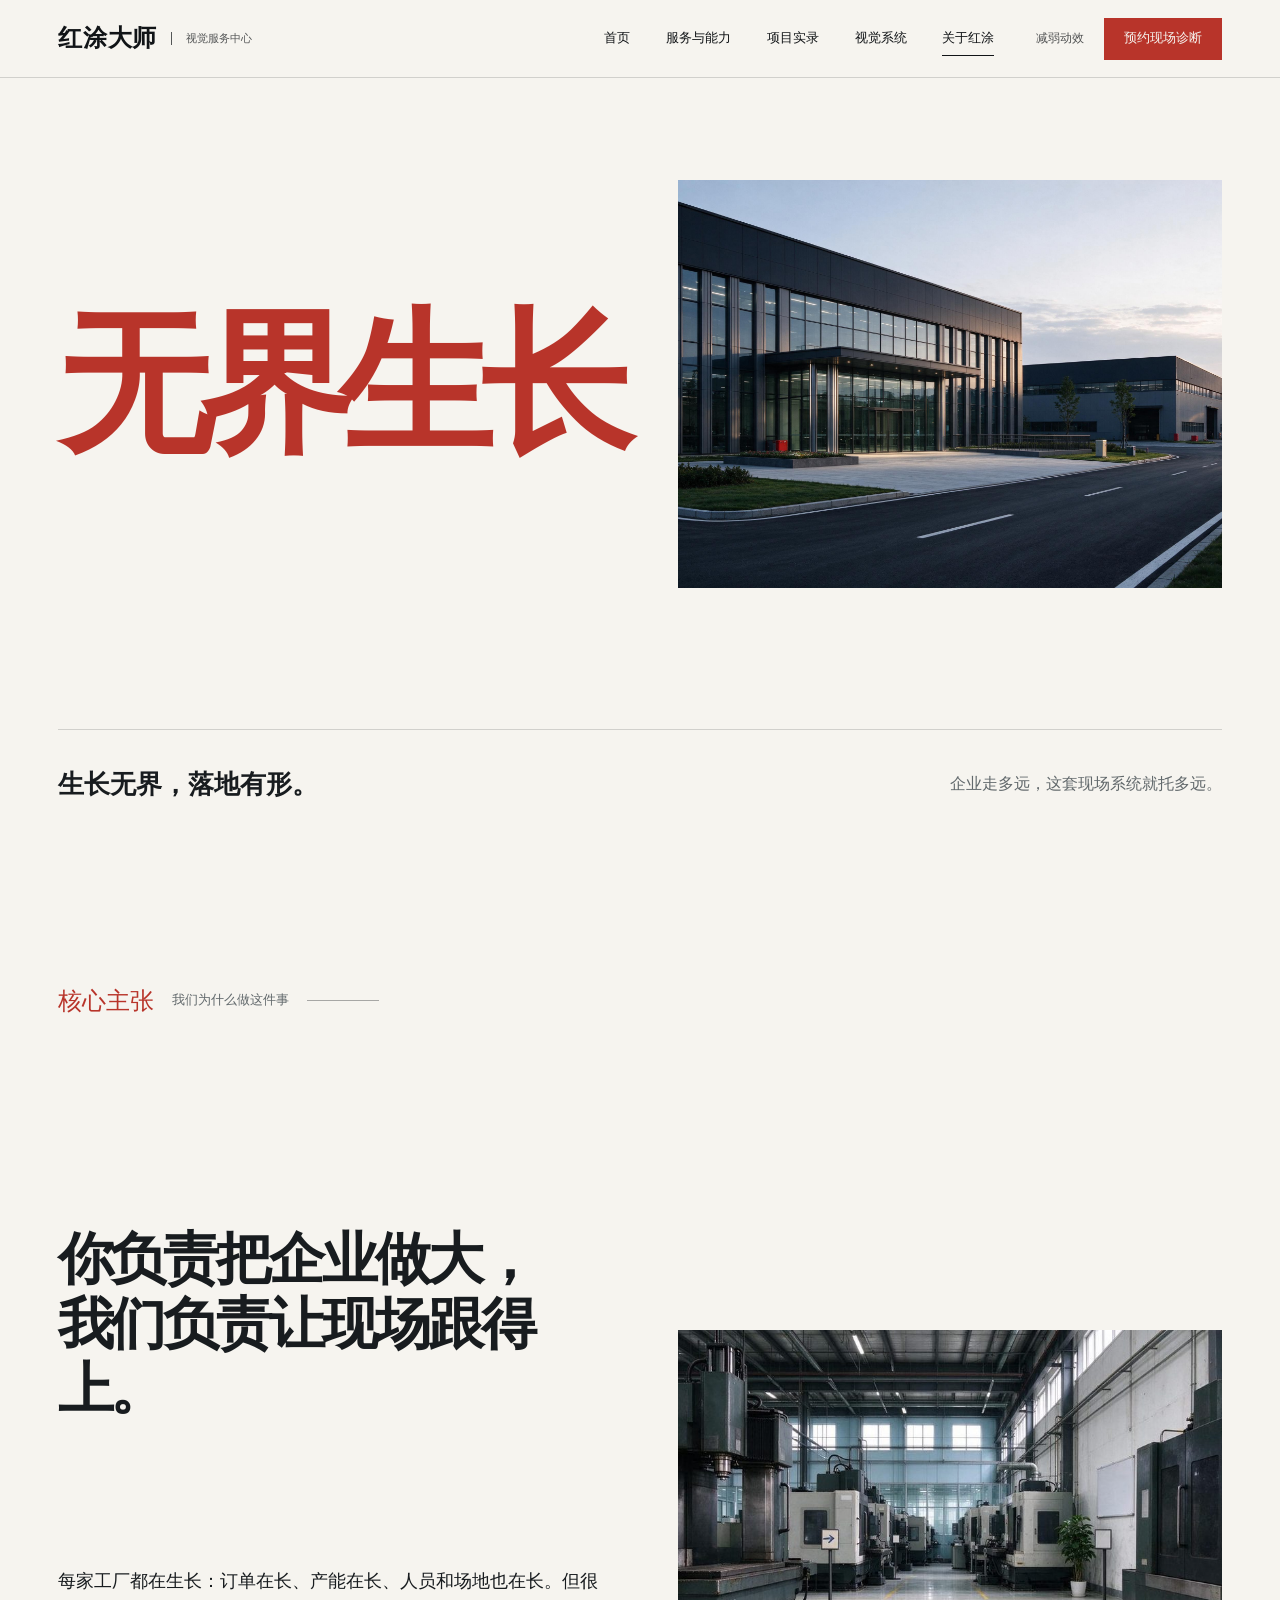
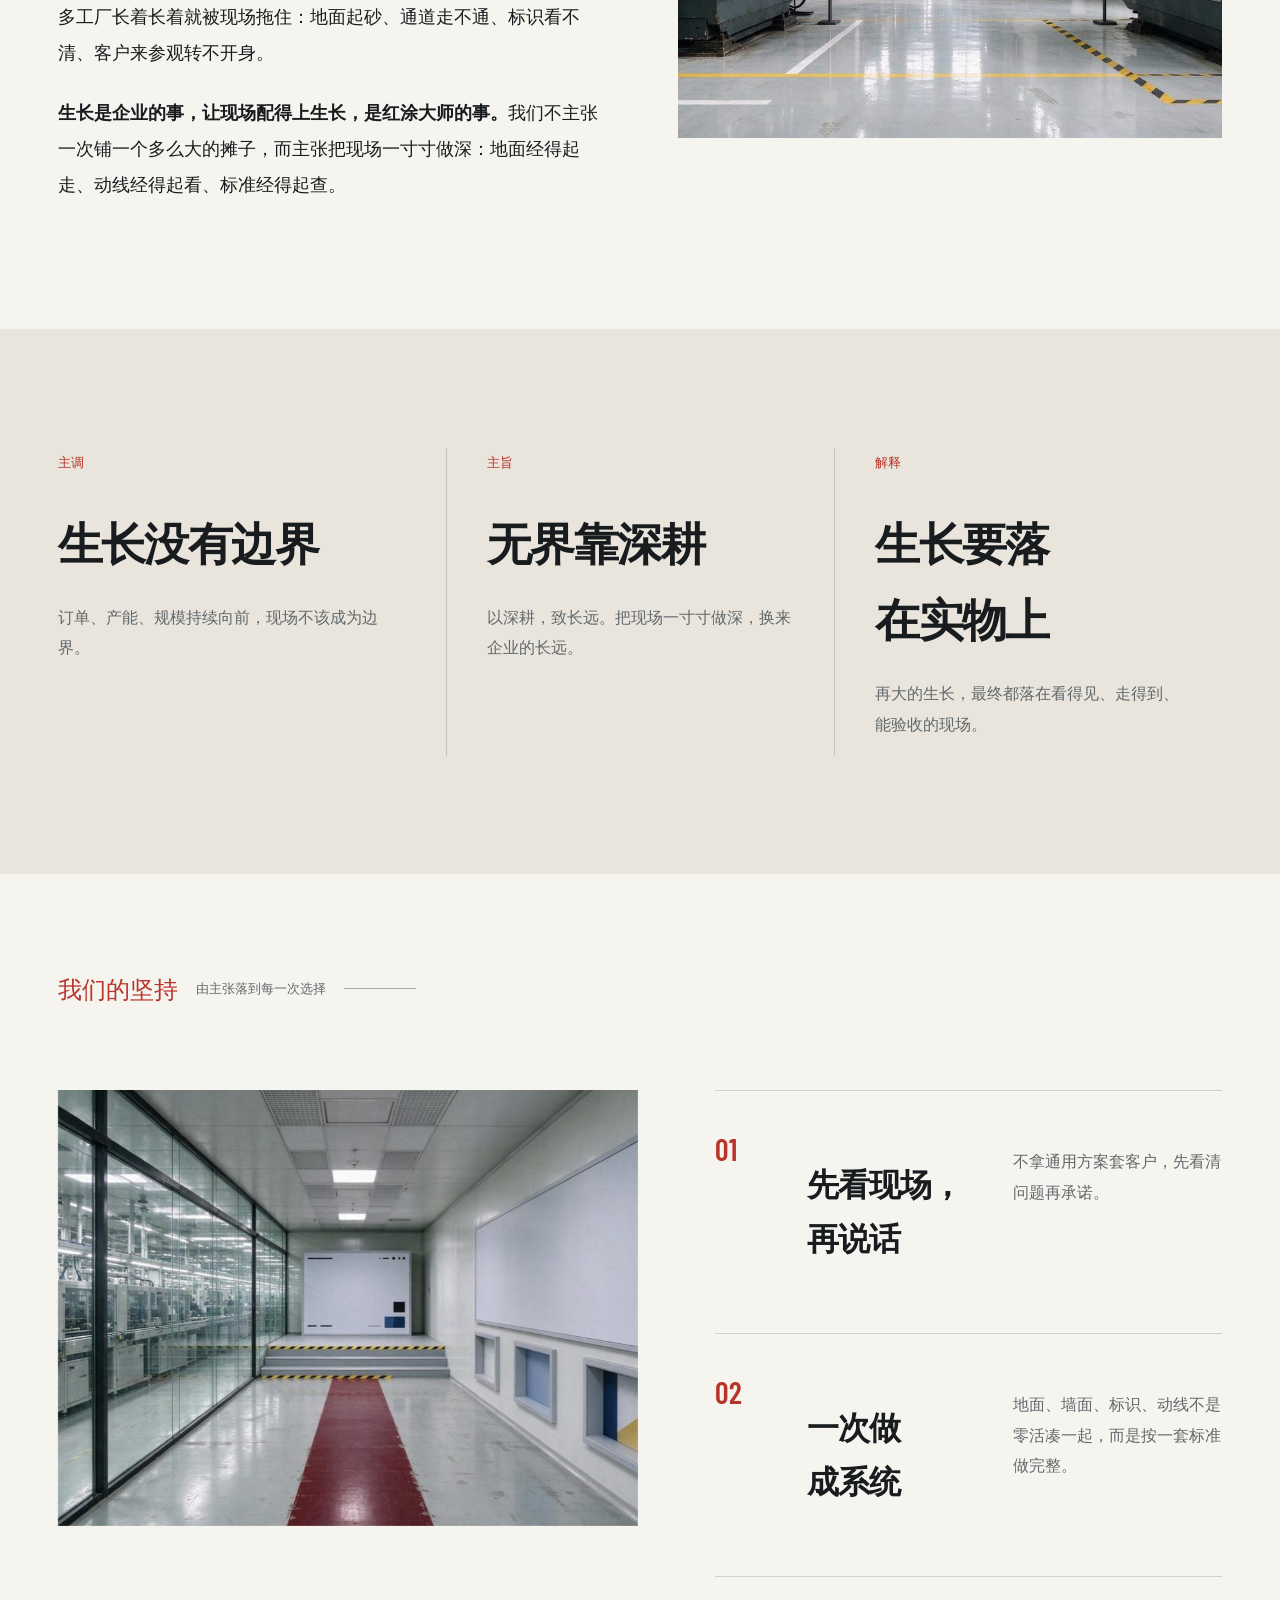
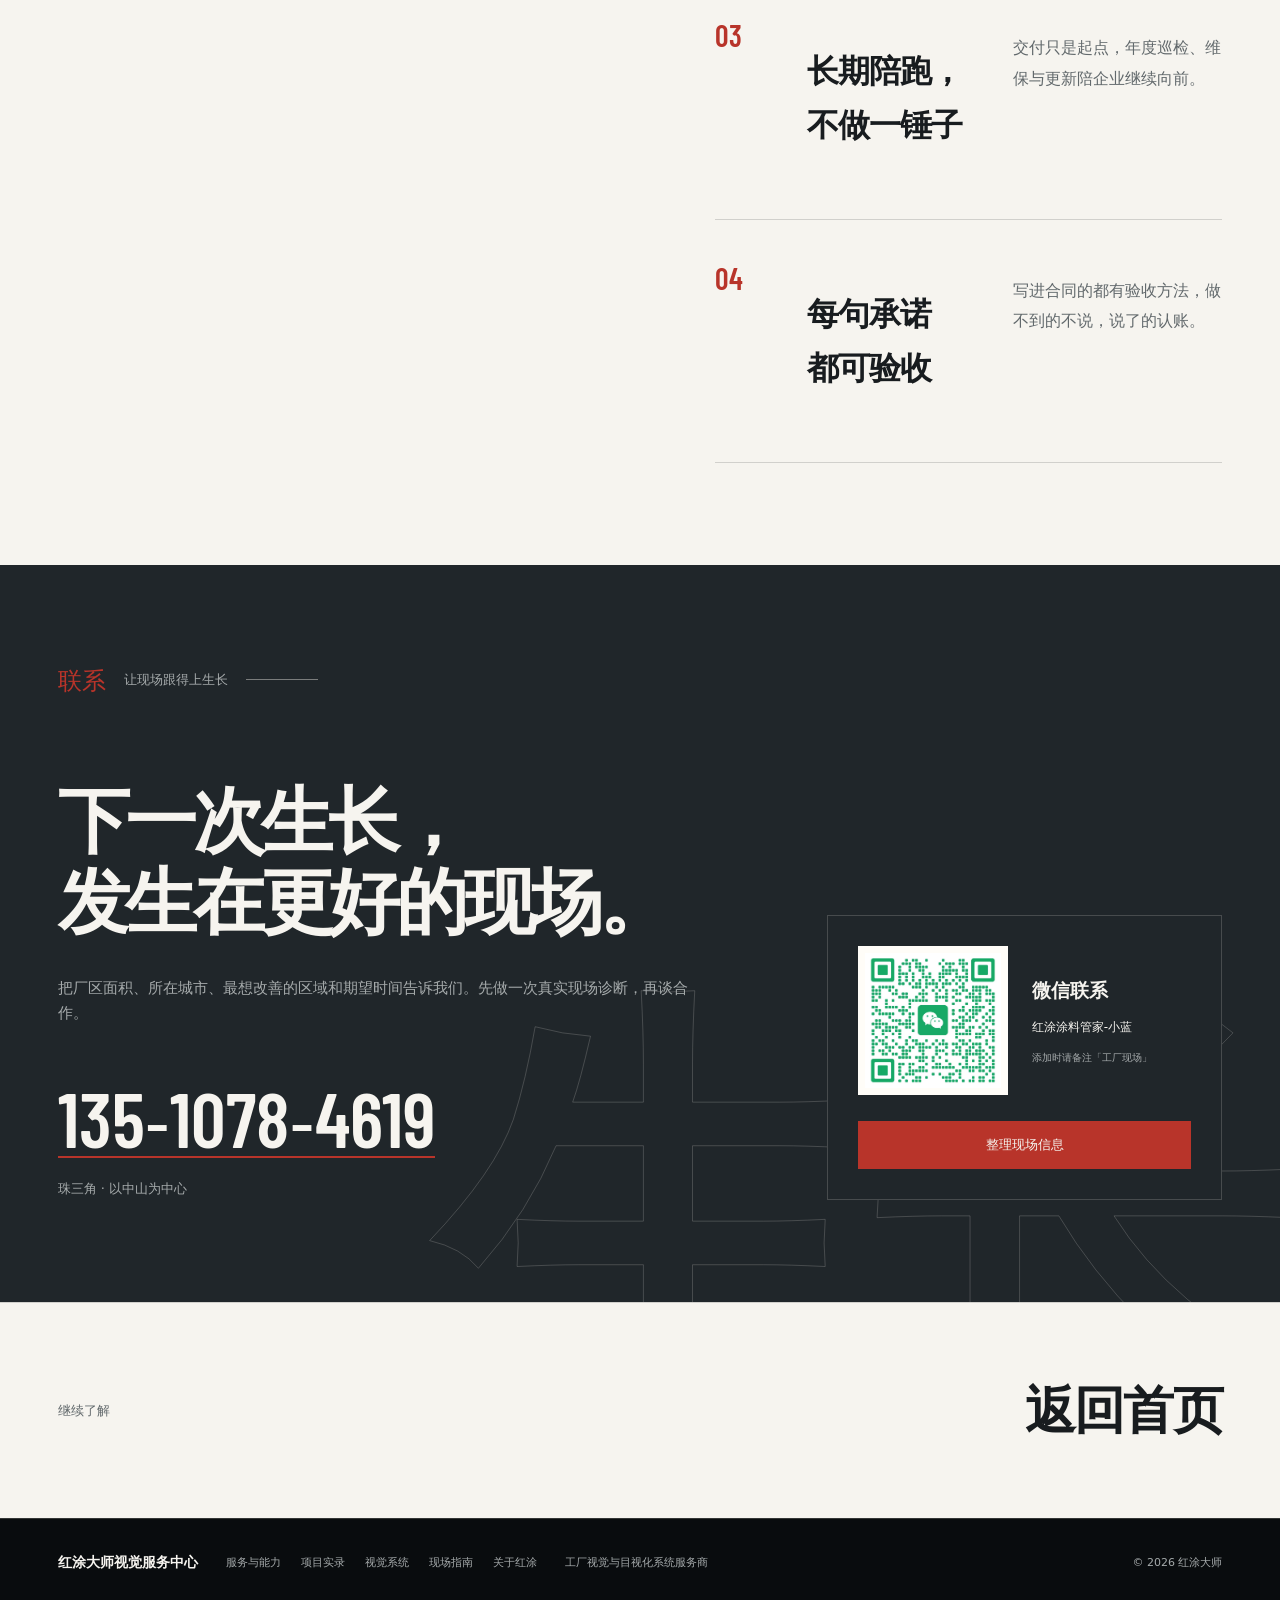
<file: v4/about.html>
<!doctype html><html lang="zh-CN"><head><meta charset="utf-8"><meta name="viewport" content="width=device-width,initial-scale=1"><title>关于红涂大师｜无界生长，落地有形</title><meta name="description" content="了解红涂大师的文化内核：无界生长、以深耕致长远、四项坚持，以及工厂视觉与目视化系统服务商的身份。"><meta name="theme-color" content="#111417"><link rel="icon" href="assets/img/favicon.svg" type="image/svg+xml"><link rel="canonical" href="https://hongtu-daxshi.cn/v4/about.html"><meta property="og:type" content="website"><meta property="og:locale" content="zh_CN"><meta property="og:site_name" content="红涂大师视觉服务中心"><meta property="og:title" content="关于红涂大师｜无界生长，落地有形"><meta property="og:description" content="了解红涂大师的文化内核：无界生长、以深耕致长远、四项坚持，以及工厂视觉与目视化系统服务商的身份。"><meta property="og:image" content="https://hongtu-daxshi.cn/v4/assets/img/visual-center-3d.jpg"><meta name="twitter:card" content="summary_large_image"><link rel="preload" href="assets/css/BarlowCondensed-SemiBold.woff2" as="font" type="font/woff2" crossorigin><link rel="stylesheet" href="assets/css/site.css"><link rel="stylesheet" href="assets/css/pages.css"><link rel="stylesheet" href="assets/css/visual-refresh.css"><link rel="stylesheet" href="assets/css/editorial-refresh.css"><script defer src="assets/js/pages.js"></script></head><body class="inner-page"><a class="skip-link" href="#main">跳到主要内容</a><header class="site-header is-solid" id="siteHeader"><a class="brand" href="index.html" aria-label="红涂大师视觉服务中心首页"><strong>红涂大师</strong><span>视觉服务中心</span></a><nav class="desktop-nav" aria-label="主导航"><a href="index.html">首页</a><a href="services.html">服务与能力</a><a href="cases.html">项目实录</a><a href="visual-system.html">视觉系统</a><a href="about.html" aria-current="page" class="is-current">关于红涂</a></nav><div class="header-actions"><button class="motion-toggle" id="motionToggle" type="button" aria-pressed="false">减弱动效</button><a class="header-cta" href="about.html#contact">预约现场诊断</a><button class="menu-toggle" id="menuToggle" type="button" aria-expanded="false" aria-controls="mobileNav">菜单</button></div><nav class="mobile-nav" id="mobileNav" aria-label="移动端导航" hidden><a href="index.html">首页</a><a href="services.html">服务与能力</a><a href="cases.html">项目实录</a><a href="visual-system.html">视觉系统</a><a href="about.html">关于红涂</a><a href="about.html#contact">预约现场诊断</a></nav><span class="reading-progress" id="readingProgress" aria-hidden="true"></span></header><main id="main"><section class="about-hero"><div class="wrap"><h1>无界生长</h1><figure class="about-hero-visual"><img src="assets/img/about-growth.jpg" width="2816" height="1584" alt="清晨的现代制造产业园" fetchpriority="high"></figure><div><strong>生长无界，落地有形。</strong><span>企业走多远，这套现场系统就托多远。</span></div></div></section><section class="about-manifesto section"><div class="wrap about-manifesto-grid"><div class="section-index"><span>核心主张</span><p>我们为什么做这件事</p></div><h2>你负责把企业做大，<br>我们负责让现场跟得上。</h2><figure class="about-manifesto-visual"><img src="assets/img/mod-space.jpg" width="900" height="600" alt="CNC 设备区地坪与通道细节"></figure><div class="about-prose"><p>每家工厂都在生长：订单在长、产能在长、人员和场地也在长。但很多工厂长着长着就被现场拖住：地面起砂、通道走不通、标识看不清、客户来参观转不开身。</p><p><strong>生长是企业的事，让现场配得上生长，是红涂大师的事。</strong>我们不主张一次铺一个多么大的摊子，而主张把现场一寸寸做深：地面经得起走、动线经得起看、标准经得起查。</p></div></div></section><section class="about-core section"><div class="wrap"><ol><li><span>主调</span><h2>生长没有边界</h2><p>订单、产能、规模持续向前，现场不该成为边界。</p></li><li><span>主旨</span><h2>无界靠深耕</h2><p>以深耕，致长远。把现场一寸寸做深，换来企业的长远。</p></li><li><span>解释</span><h2>生长要落在实物上</h2><p>再大的生长，最终都落在看得见、走得到、能验收的现场。</p></li></ol></div></section><section class="about-principles section"><div class="wrap"><div class="section-index"><span>我们的坚持</span><p>由主张落到每一次选择</p></div><div class="principles-layout"><figure class="principles-visual"><img src="assets/img/case-clean.jpg" width="900" height="675" alt="洁净车间走廊与地面收口"></figure><div class="principle-rows"><article><span>01</span><h2>先看现场，再说话</h2><p>不拿通用方案套客户，先看清问题再承诺。</p></article><article><span>02</span><h2>一次做成系统</h2><p>地面、墙面、标识、动线不是零活凑一起，而是按一套标准做完整。</p></article><article><span>03</span><h2>长期陪跑，不做一锤子</h2><p>交付只是起点，年度巡检、维保与更新陪企业继续向前。</p></article><article><span>04</span><h2>每句承诺都可验收</h2><p>写进合同的都有验收方法，做不到的不说，说了的认账。</p></article></div></div></div></section><section class="contact section" id="contact" aria-labelledby="contactTitle"><div class="wrap contact-layout"><div class="contact-copy"><div class="section-index section-index-light reveal"><span>联系</span><p>让现场跟得上生长</p></div><h2 id="contactTitle" class="reveal">下一次生长，<br>发生在更好的现场。</h2><p class="reveal">把厂区面积、所在城市、最想改善的区域和期望时间告诉我们。先做一次真实现场诊断，再谈合作。</p><a class="contact-phone reveal" href="tel:13510784619">135-1078-4619</a><p class="contact-region reveal">珠三角 · 以中山为中心</p></div><div class="contact-tools reveal"><div class="contact-qr"><img src="assets/img/hongtu-wechat.png" width="669" height="663" alt="微信二维码：红涂涂料管家小蓝"><div><strong>微信联系</strong><span>红涂涂料管家-小蓝</span><small>添加时请备注「工厂现场」</small></div></div><button class="brief-button" id="briefButton" type="button" aria-controls="briefTool" aria-expanded="false">整理现场信息</button><div class="brief-tool" id="briefTool" hidden><label for="briefTextarea">可直接补充并复制，再通过微信发送</label><textarea id="briefTextarea" rows="7">所在城市与工业区：&#10;厂区或车间面积：&#10;最想改善的区域：&#10;目前最影响生产或客户参观的问题：&#10;希望开始时间：&#10;可接受的施工时段：&#10;联系人及电话：</textarea><button id="briefCopy" type="button">复制沟通信息</button><p id="briefStatus" role="status" aria-live="polite"></p></div></div></div></section></main><nav class="page-next" aria-label="继续浏览"><a href="index.html"><span>继续了解</span><strong>返回首页</strong></a></nav><footer class="site-footer"><div class="wrap footer-grid"><strong>红涂大师视觉服务中心</strong><nav aria-label="页脚导航"><a href="services.html">服务与能力</a><a href="cases.html">项目实录</a><a href="visual-system.html">视觉系统</a><a href="guides.html">现场指南</a><a href="about.html">关于红涂</a></nav><span>工厂视觉与目视化系统服务商</span><span>© 2026 红涂大师</span></div></footer><nav class="mobile-actions" aria-label="快捷联系"><a href="tel:13510784619">拨打电话</a><a href="about.html#contact">微信与现场信息</a></nav></body></html>
</file>
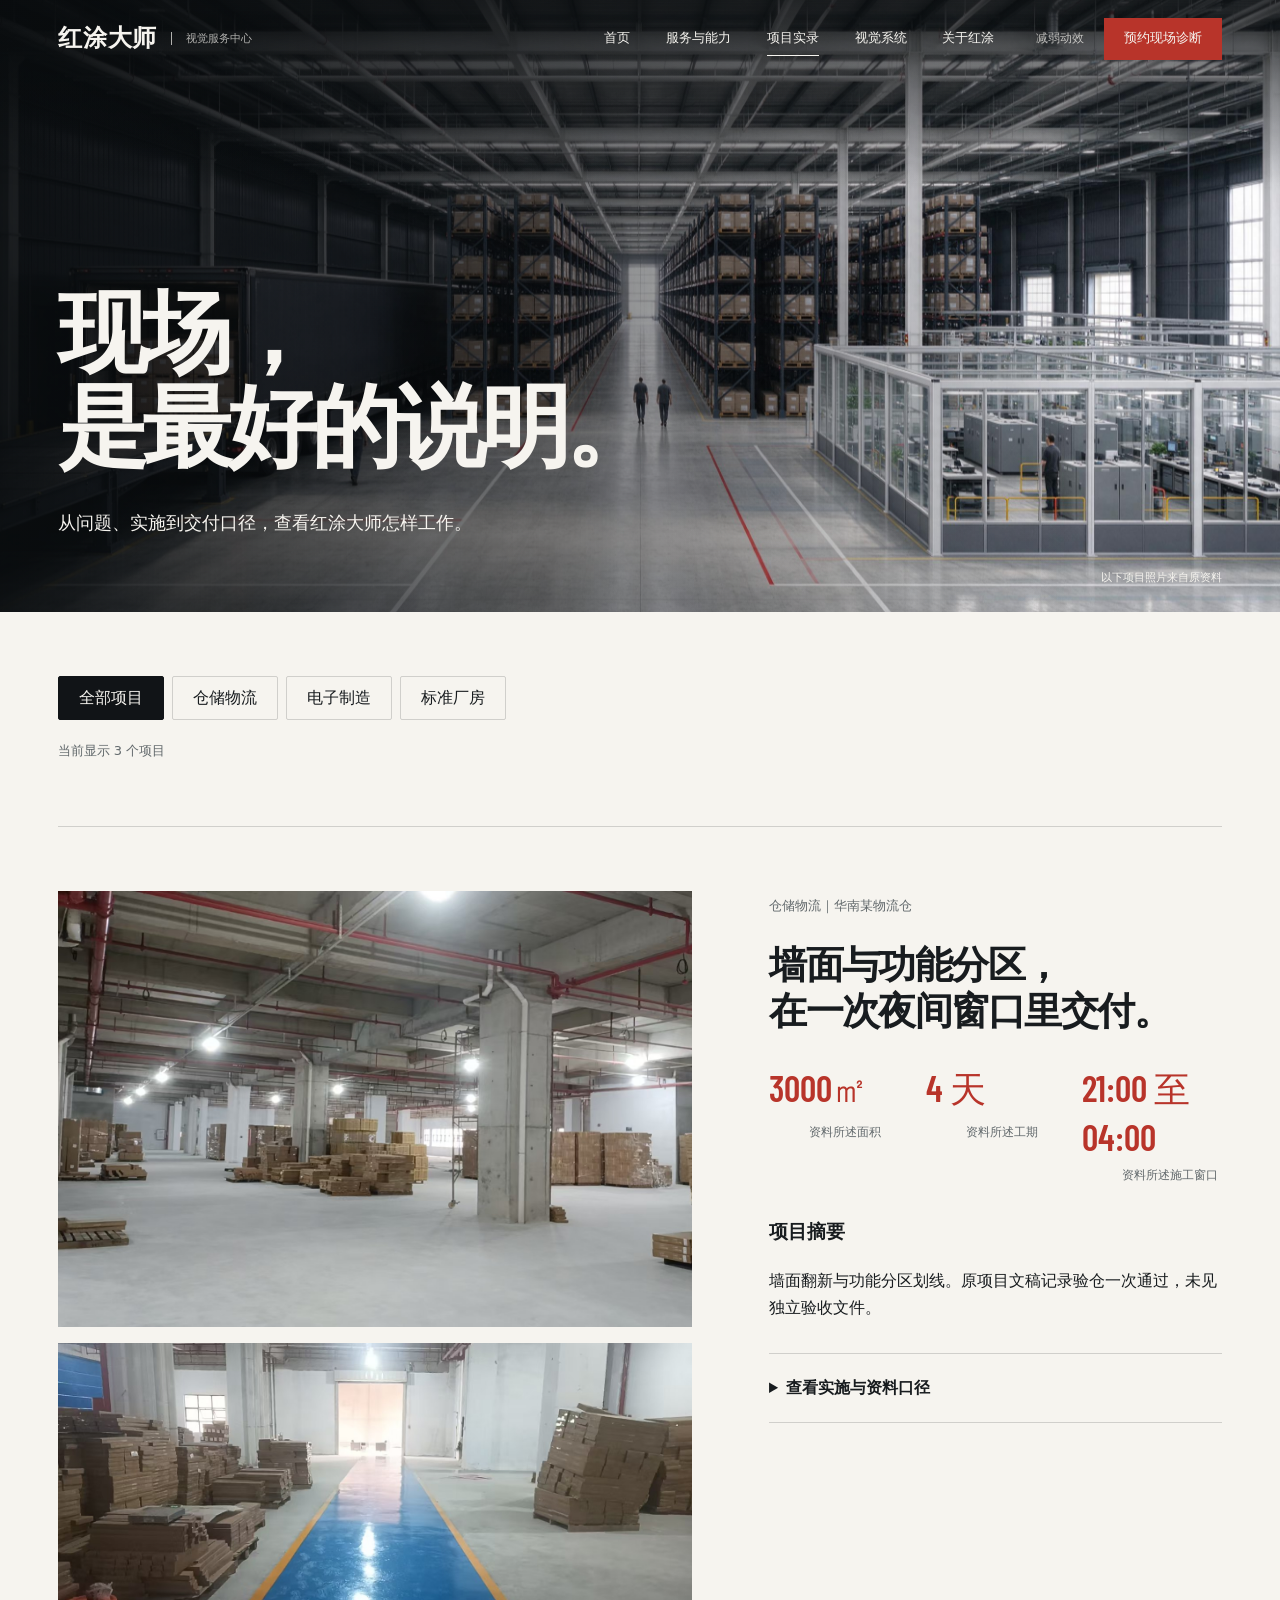
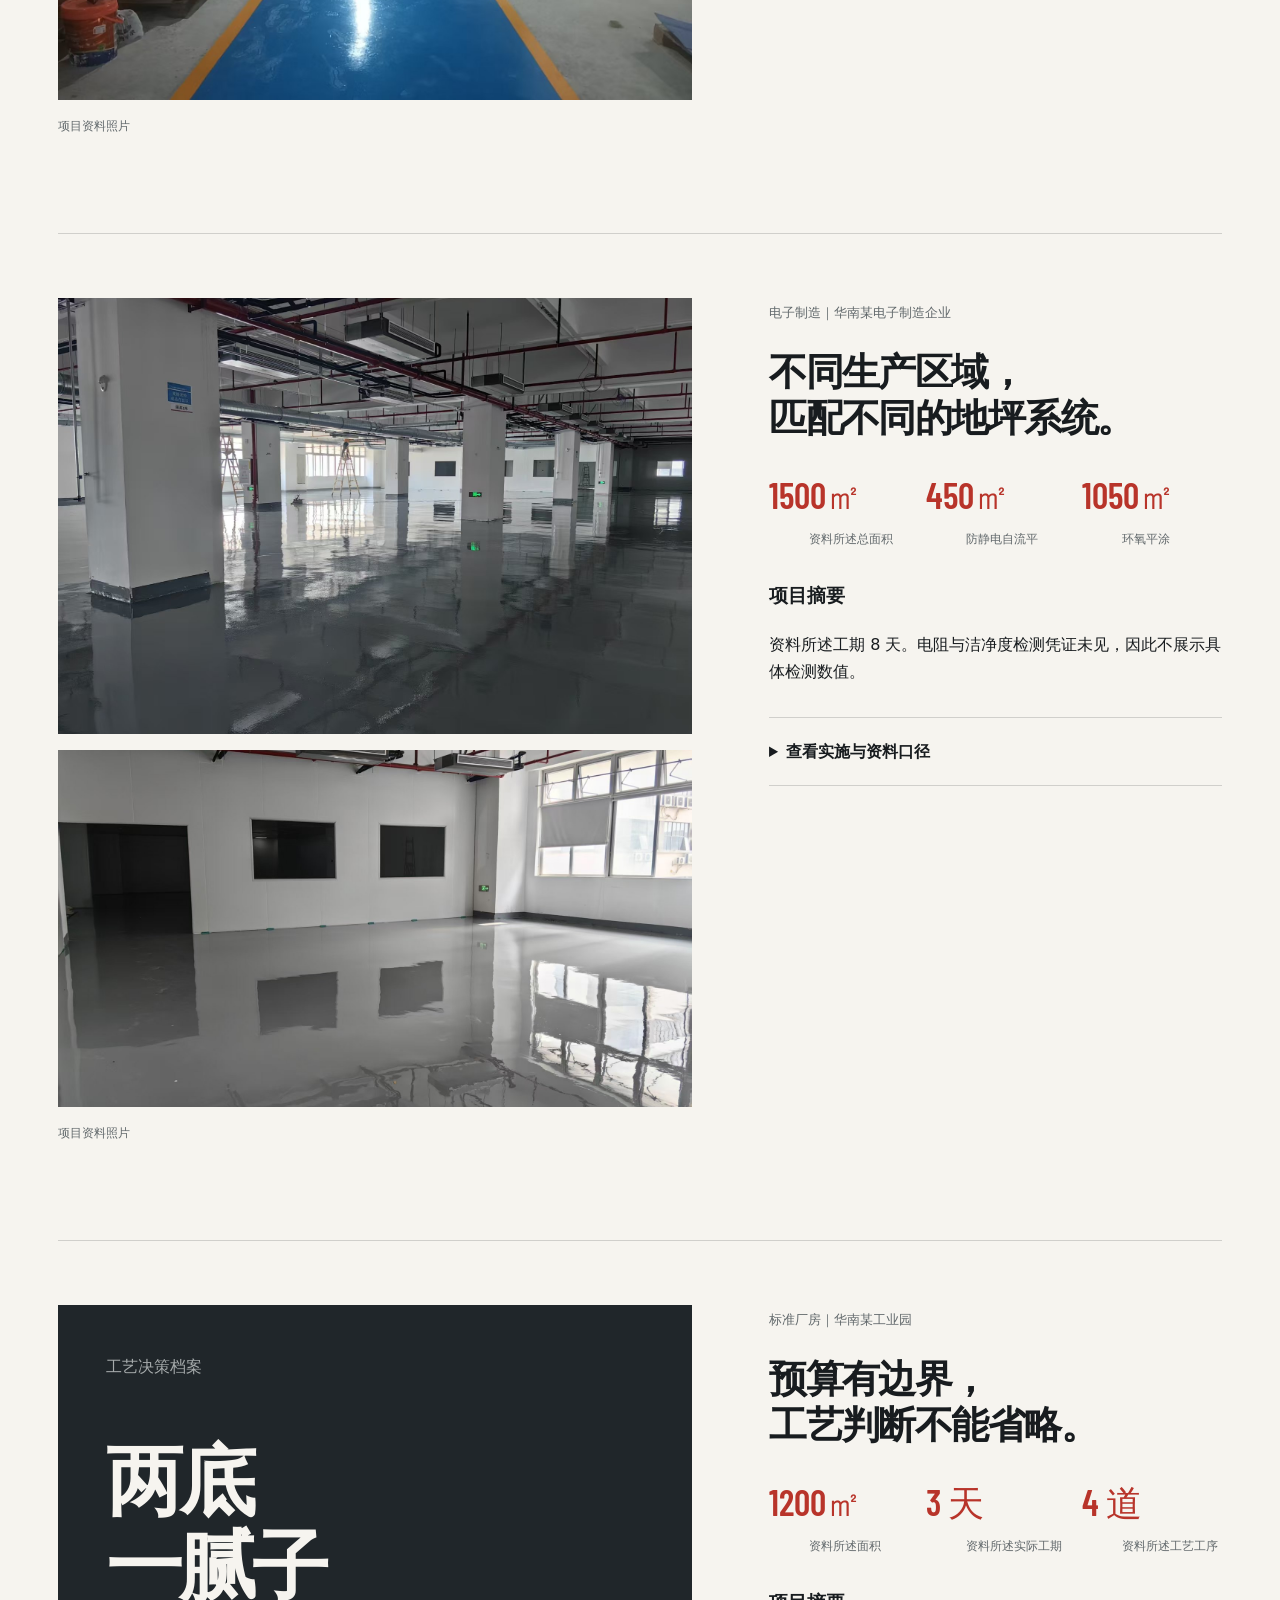
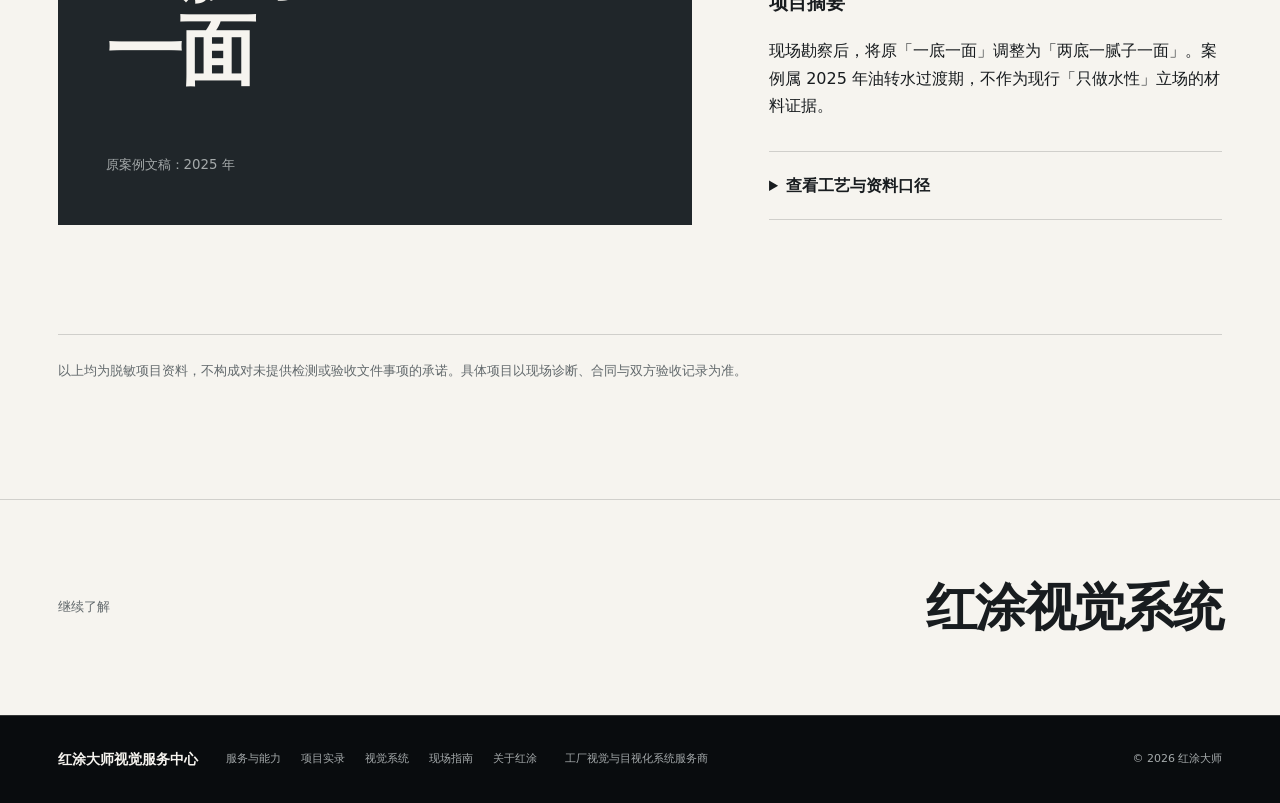
<file: v4/cases.html>
<!doctype html><html lang="zh-CN"><head><meta charset="utf-8"><meta name="viewport" content="width=device-width,initial-scale=1"><title>项目实录｜红涂大师视觉服务中心</title><meta name="description" content="查看仓储物流、电子制造与标准厂房项目的问题、实施内容、工期和交付口径；客户名称按授权脱敏。"><meta name="theme-color" content="#111417"><link rel="icon" href="assets/img/favicon.svg" type="image/svg+xml"><link rel="canonical" href="https://hongtu-daxshi.cn/v4/cases.html"><meta property="og:type" content="website"><meta property="og:locale" content="zh_CN"><meta property="og:site_name" content="红涂大师视觉服务中心"><meta property="og:title" content="项目实录｜红涂大师视觉服务中心"><meta property="og:description" content="查看仓储物流、电子制造与标准厂房项目的问题、实施内容、工期和交付口径；客户名称按授权脱敏。"><meta property="og:image" content="https://hongtu-daxshi.cn/v4/assets/img/project-logistics.jpg"><meta name="twitter:card" content="summary_large_image"><link rel="preload" href="assets/css/BarlowCondensed-SemiBold.woff2" as="font" type="font/woff2" crossorigin><link rel="stylesheet" href="assets/css/site.css"><link rel="stylesheet" href="assets/css/pages.css"><link rel="stylesheet" href="assets/css/visual-refresh.css"><link rel="stylesheet" href="assets/css/editorial-refresh.css"><script defer src="assets/js/pages.js"></script></head><body class="inner-page"><a class="skip-link" href="#main">跳到主要内容</a><header class="site-header" id="siteHeader" data-overlay-hero><a class="brand" href="index.html" aria-label="红涂大师视觉服务中心首页"><strong>红涂大师</strong><span>视觉服务中心</span></a><nav class="desktop-nav" aria-label="主导航"><a href="index.html">首页</a><a href="services.html">服务与能力</a><a href="cases.html" aria-current="page" class="is-current">项目实录</a><a href="visual-system.html">视觉系统</a><a href="about.html">关于红涂</a></nav><div class="header-actions"><button class="motion-toggle" id="motionToggle" type="button" aria-pressed="false">减弱动效</button><a class="header-cta" href="about.html#contact">预约现场诊断</a><button class="menu-toggle" id="menuToggle" type="button" aria-expanded="false" aria-controls="mobileNav">菜单</button></div><nav class="mobile-nav" id="mobileNav" aria-label="移动端导航" hidden><a href="index.html">首页</a><a href="services.html">服务与能力</a><a href="cases.html">项目实录</a><a href="visual-system.html">视觉系统</a><a href="about.html">关于红涂</a><a href="about.html#contact">预约现场诊断</a></nav><span class="reading-progress" id="readingProgress" aria-hidden="true"></span></header><main id="main"><section class="page-hero"><img src="assets/img/cases-overview.jpg" width="2816" height="1584" alt="大型物流与制造仓储中心宏观场景" fetchpriority="high"><div class="page-hero-shade"></div><div class="wrap page-hero-copy"><h1>现场，<br>是最好的说明。</h1><span>从问题、实施到交付口径，查看红涂大师怎样工作。</span></div><small class="page-hero-note">以下项目照片来自原资料</small></section><section class="case-index-section section"><div class="wrap"><div class="case-filter" role="group" aria-label="按项目类型筛选"><button class="is-active" data-case-filter="all" aria-pressed="true">全部项目</button><button data-case-filter="warehouse" aria-pressed="false">仓储物流</button><button data-case-filter="electronics" aria-pressed="false">电子制造</button><button data-case-filter="industrial" aria-pressed="false">标准厂房</button></div><p class="case-count" id="caseCount" aria-live="polite">当前显示 3 个项目</p><div class="case-index-list"><article class="case-study" id="logistics" data-case-type="warehouse"><figure><img src="assets/img/project-logistics.jpg" width="1920" height="1080" alt="已完成功能分区的物流仓项目资料照片"><img src="assets/img/project-logistics-work.jpg" width="1440" height="810" alt="物流仓地面标线施工项目资料照片"><figcaption>项目资料照片</figcaption></figure><div class="case-study-copy"><span>仓储物流｜华南某物流仓</span><h2>墙面与功能分区，<br>在一次夜间窗口里交付。</h2><dl><div><dt>3000㎡</dt><dd>资料所述面积</dd></div><div><dt>4 天</dt><dd>资料所述工期</dd></div><div><dt>21:00 至 04:00</dt><dd>资料所述施工窗口</dd></div></dl><section class="case-summary"><section><h3>项目摘要</h3><p>墙面翻新与功能分区划线。原项目文稿记录验仓一次通过，未见独立验收文件。</p></section></section><details class="case-more"><summary>查看实施与资料口径</summary><div><section><h3>解决的问题</h3><p>仓储现场需要墙面翻新与功能分区，同时施工要避开白天使用时段。</p></section><section><h3>实施内容</h3><p>墙面乳胶漆与地面功能分区划线，按原项目文稿所述夜间窗口组织。</p></section><section><h3>证据边界</h3><p>客户名称脱敏；未附合同、验收单与工期起止日期，页面只引用原项目文稿。</p></section><a href="services.html#cap-1">查看目视化标识服务</a></div></details></div></article><article class="case-study" id="electronics" data-case-type="electronics"><figure><img src="assets/img/project-electronics.jpg" width="1706" height="1279" alt="电子制造车间项目资料照片"><img src="assets/img/project-electronics-floor.jpg" width="1706" height="1279" alt="电子制造车间分区地坪项目资料照片"><figcaption>项目资料照片</figcaption></figure><div class="case-study-copy"><span>电子制造｜华南某电子制造企业</span><h2>不同生产区域，<br>匹配不同的地坪系统。</h2><dl><div><dt>1500㎡</dt><dd>资料所述总面积</dd></div><div><dt>450㎡</dt><dd>防静电自流平</dd></div><div><dt>1050㎡</dt><dd>环氧平涂</dd></div></dl><section class="case-summary"><section><h3>项目摘要</h3><p>资料所述工期 8 天。电阻与洁净度检测凭证未见，因此不展示具体检测数值。</p></section></section><details class="case-more"><summary>查看实施与资料口径</summary><div><section><h3>解决的问题</h3><p>同一车间的不同区域对地坪有不同使用要求，需要分区选材与施工。</p></section><section><h3>实施内容</h3><p>防静电自流平与环氧平涂双系统，按原项目文稿所述面积实施。</p></section><section><h3>证据边界</h3><p>未附检测凭证，不展示电阻、洁净度等数值，也不把文稿自述写成独立检测结论。</p></section><a href="services.html#cap-0">查看空间界面服务</a></div></details></div></article><article class="case-study" id="industrial" data-case-type="industrial"><div class="case-document"><span>工艺决策档案</span><strong>两底<br>一腻子<br>一面</strong><small>原案例文稿：2025 年</small></div><div class="case-study-copy"><span>标准厂房｜华南某工业园</span><h2>预算有边界，<br>工艺判断不能省略。</h2><dl><div><dt>1200㎡</dt><dd>资料所述面积</dd></div><div><dt>3 天</dt><dd>资料所述实际工期</dd></div><div><dt>4 道</dt><dd>资料所述工艺工序</dd></div></dl><section class="case-summary"><section><h3>项目摘要</h3><p>现场勘察后，将原「一底一面」调整为「两底一腻子一面」。案例属 2025 年油转水过渡期，不作为现行「只做水性」立场的材料证据。</p></section></section><details class="case-more"><summary>查看工艺与资料口径</summary><div><section><h3>工艺判断</h3><p>原文记录基层疏松且有结构性裂缝，因此增加一遍水性底漆与水性腻子层，再施工高光面漆。</p></section><section><h3>裂缝说明</h3><p>原案例说明平涂工艺下基层裂缝可能透显；是否采用厚层工艺，应结合现场与预算另行判断。</p></section><section><h3>证据边界</h3><p>未附合同、验收单与客户授权；不使用「零生产延误」「压缩 50%」等绝对化宣传表述。</p></section><a href="guides.html#floor">阅读地坪工艺指南</a></div></details></div></article></div><p class="case-source-note">以上均为脱敏项目资料，不构成对未提供检测或验收文件事项的承诺。具体项目以现场诊断、合同与双方验收记录为准。</p></div></section></main><nav class="page-next" aria-label="继续浏览"><a href="visual-system.html"><span>继续了解</span><strong>红涂视觉系统</strong></a></nav><footer class="site-footer"><div class="wrap footer-grid"><strong>红涂大师视觉服务中心</strong><nav aria-label="页脚导航"><a href="services.html">服务与能力</a><a href="cases.html">项目实录</a><a href="visual-system.html">视觉系统</a><a href="guides.html">现场指南</a><a href="about.html">关于红涂</a></nav><span>工厂视觉与目视化系统服务商</span><span>© 2026 红涂大师</span></div></footer><nav class="mobile-actions" aria-label="快捷联系"><a href="tel:13510784619">拨打电话</a><a href="about.html#contact">微信与现场信息</a></nav></body></html>
</file>
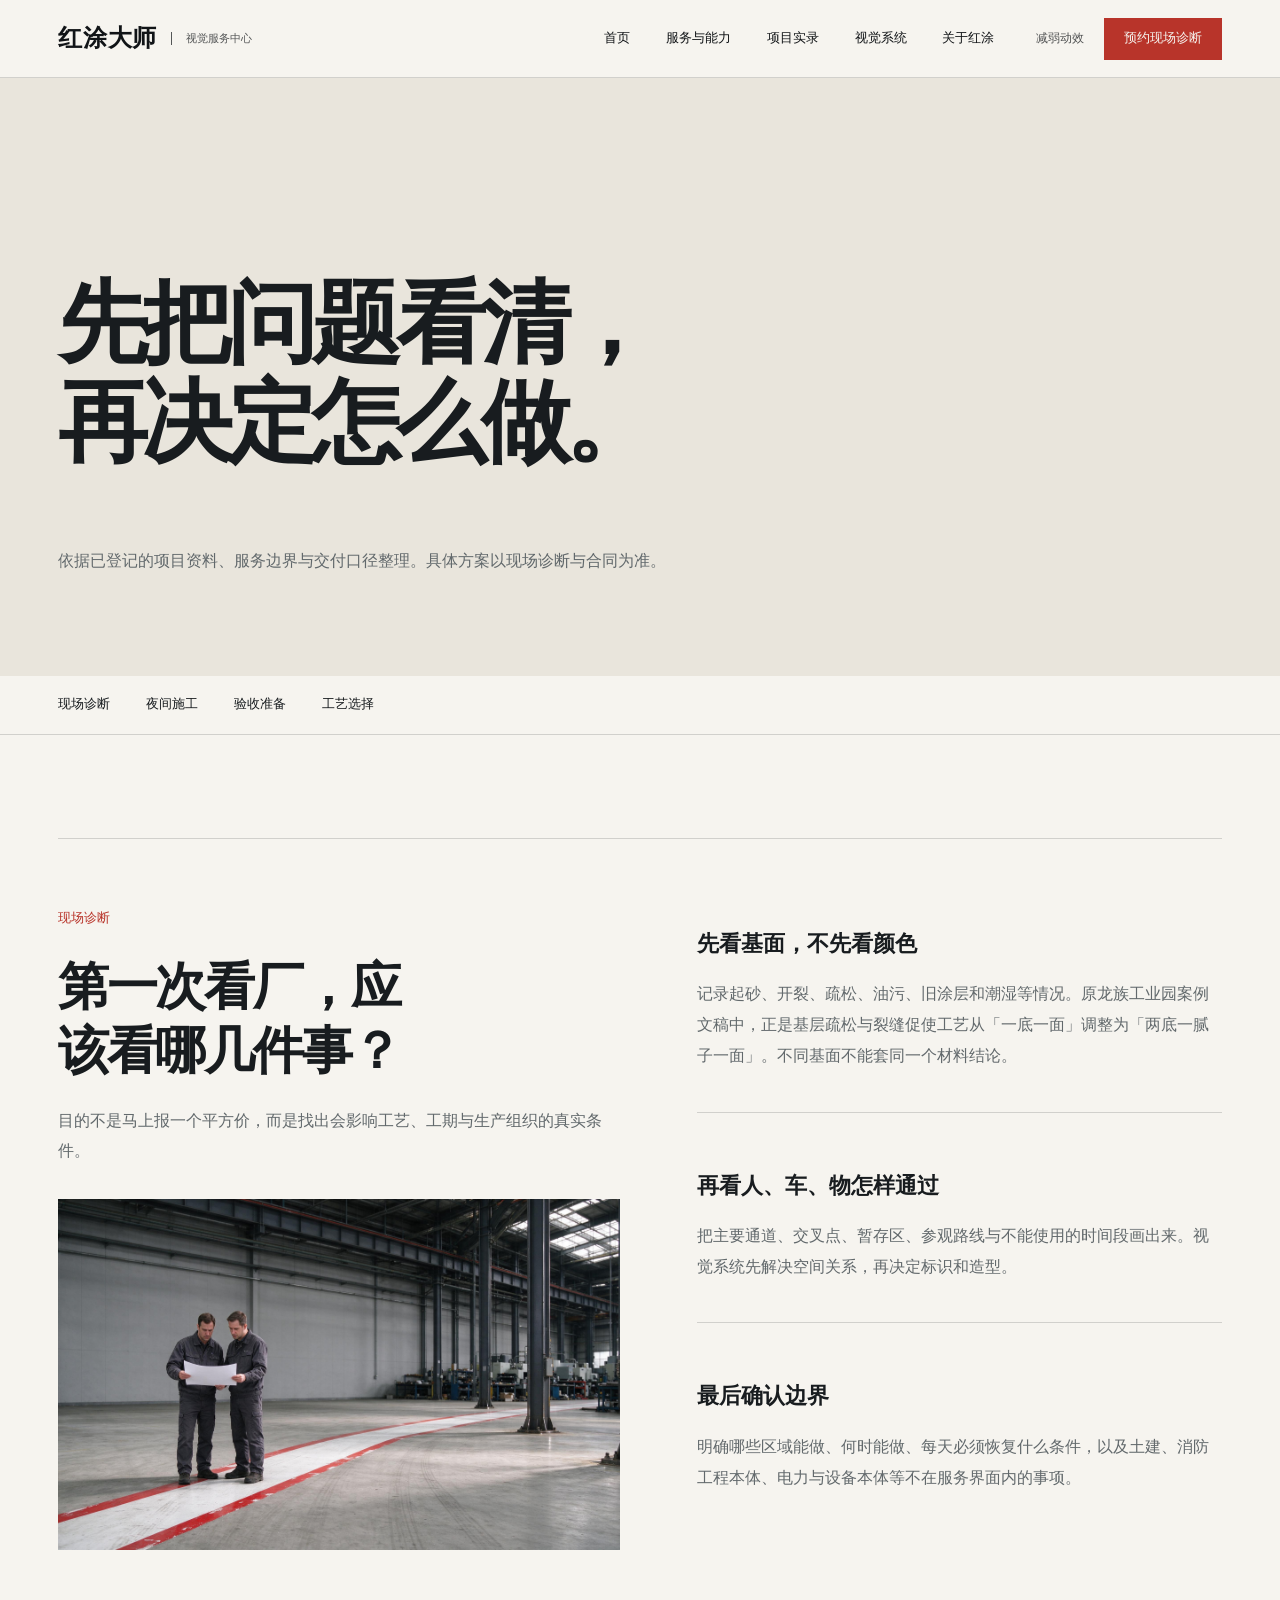
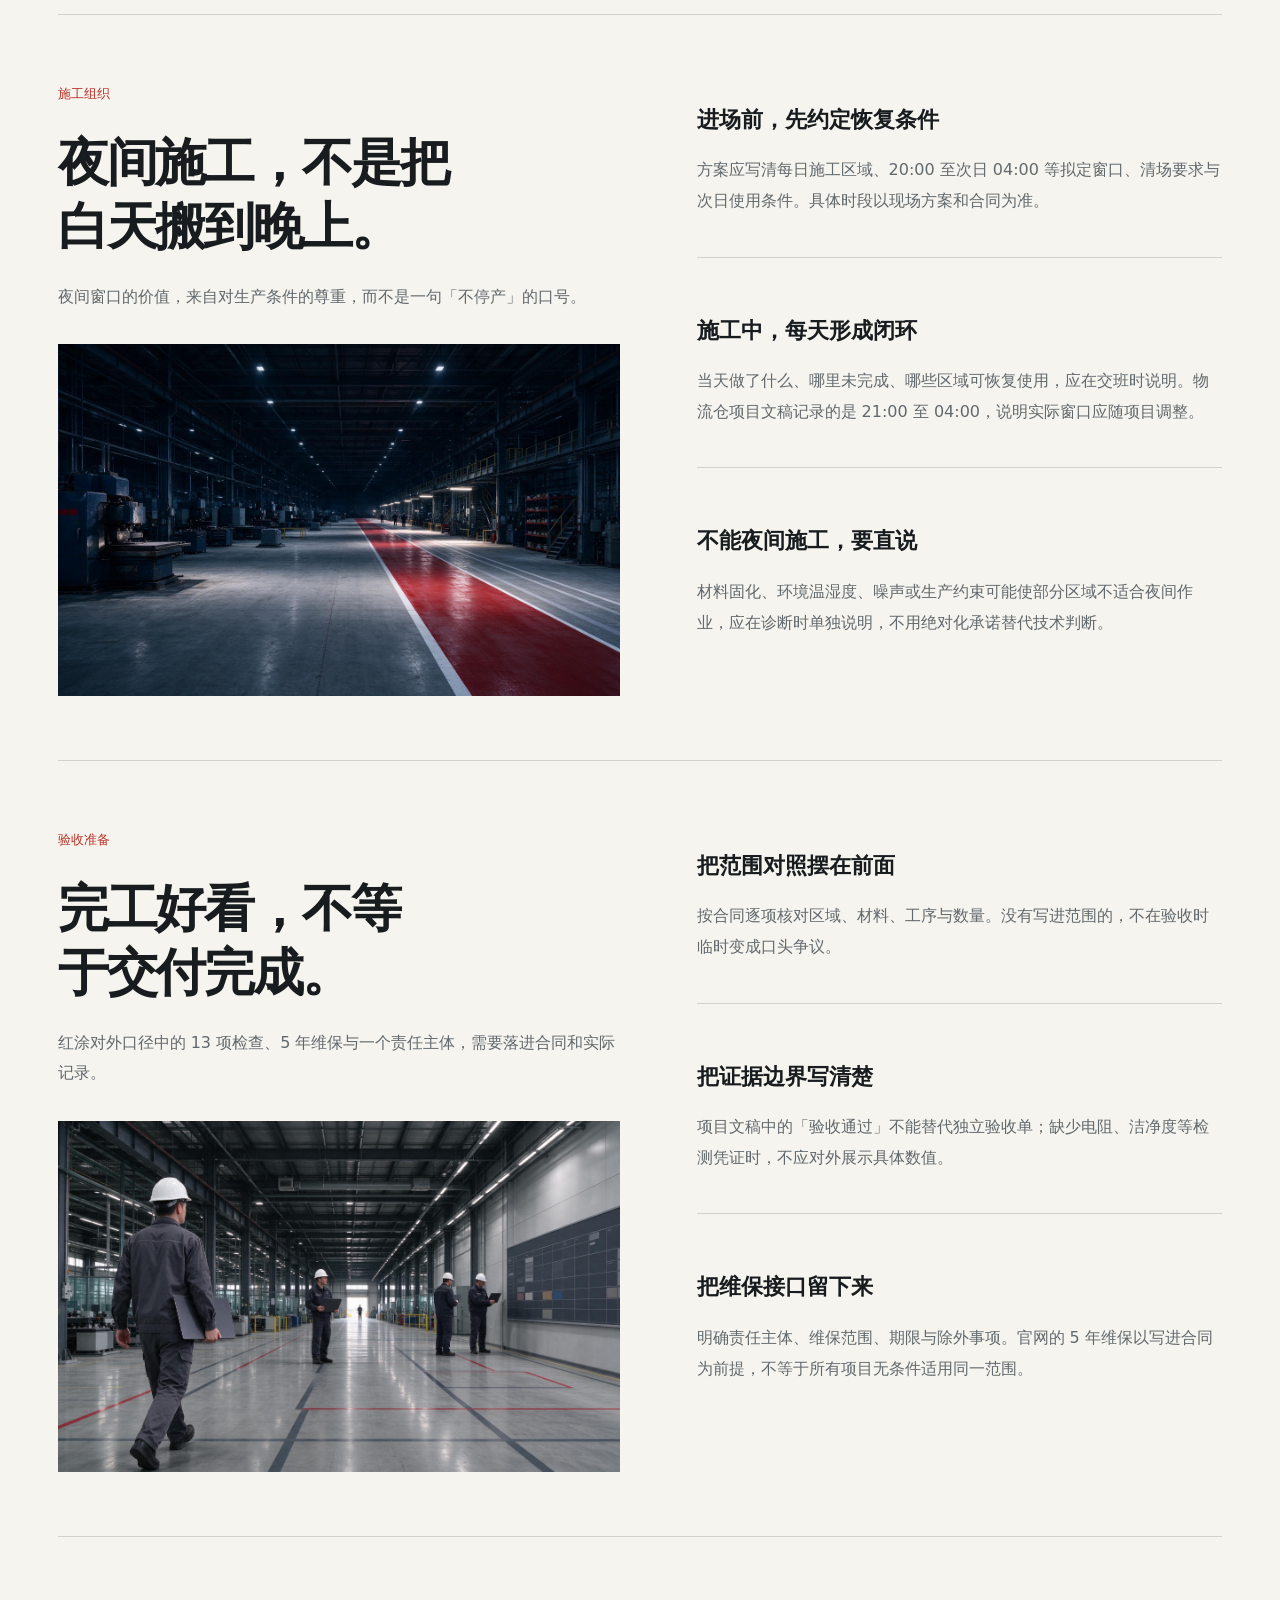
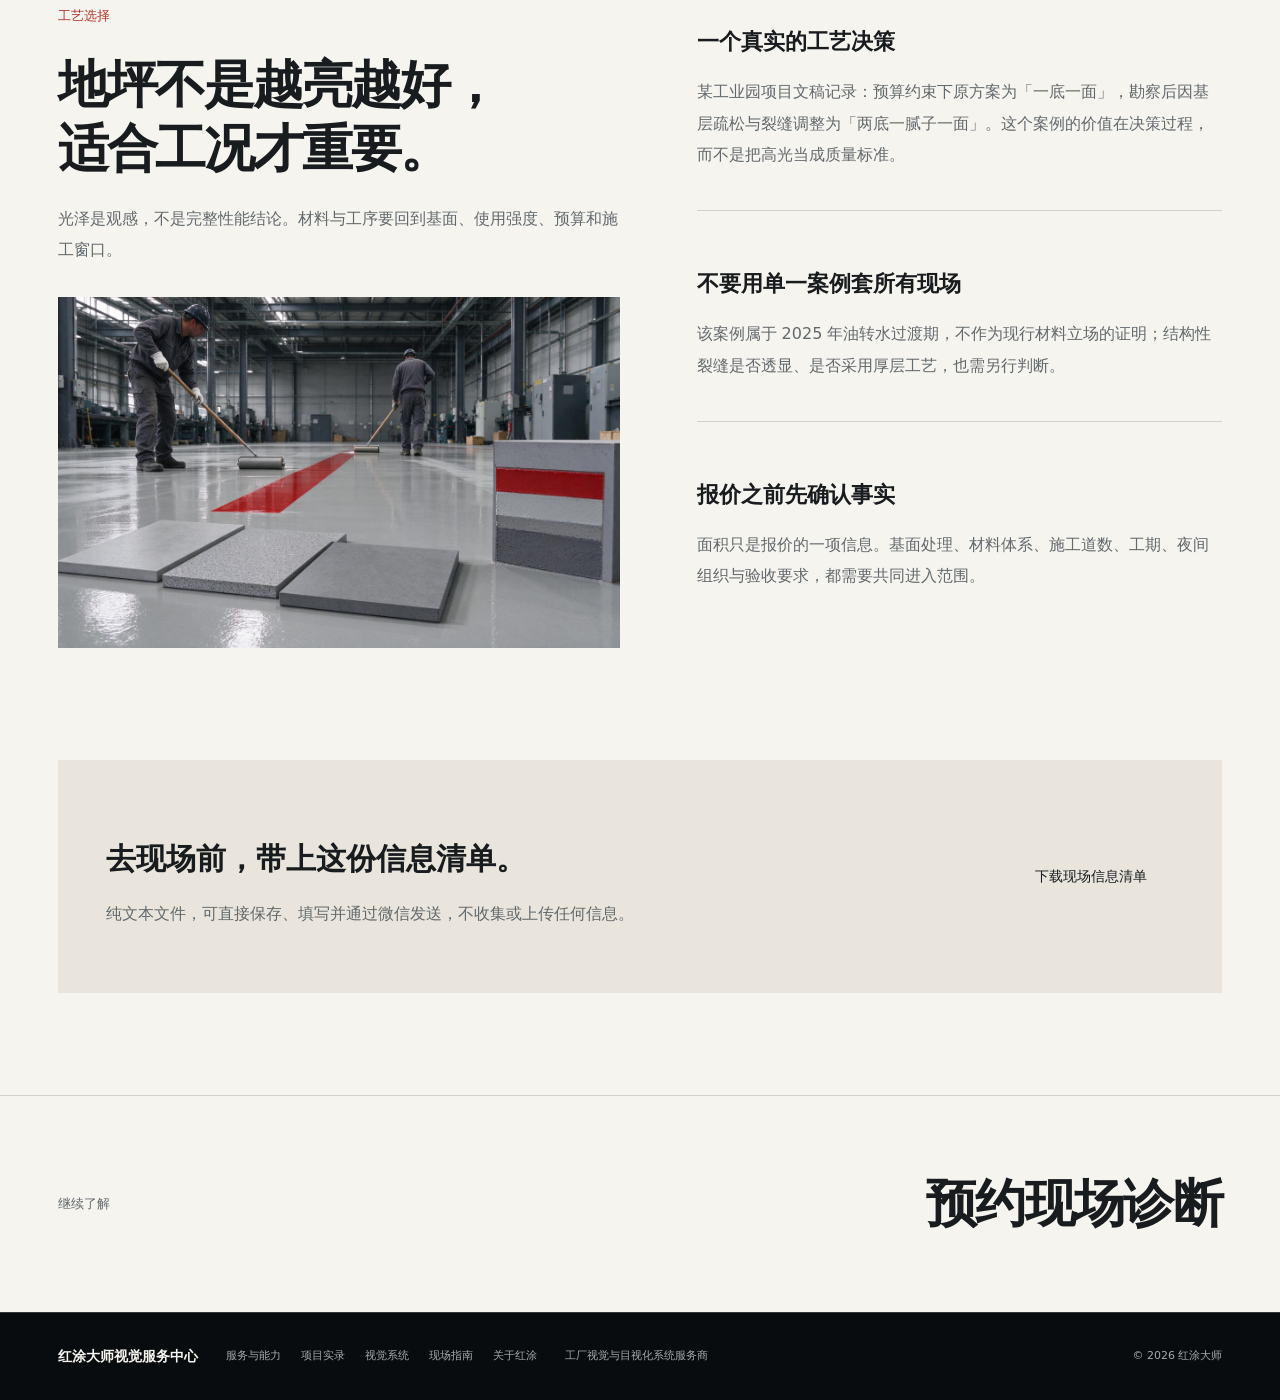
<file: v4/guides.html>
<!doctype html><html lang="zh-CN"><head><meta charset="utf-8"><meta name="viewport" content="width=device-width,initial-scale=1"><title>现场指南｜红涂大师视觉服务中心</title><meta name="description" content="工厂现场诊断、夜间施工、验收准备与地坪工艺选择指南；内容依据红涂大师已登记项目资料与服务口径整理。"><meta name="theme-color" content="#111417"><link rel="icon" href="assets/img/favicon.svg" type="image/svg+xml"><link rel="canonical" href="https://hongtu-daxshi.cn/v4/guides.html"><meta property="og:type" content="website"><meta property="og:locale" content="zh_CN"><meta property="og:site_name" content="红涂大师视觉服务中心"><meta property="og:title" content="现场指南｜红涂大师视觉服务中心"><meta property="og:description" content="工厂现场诊断、夜间施工、验收准备与地坪工艺选择指南；内容依据红涂大师已登记项目资料与服务口径整理。"><meta property="og:image" content="https://hongtu-daxshi.cn/v4/assets/img/visual-center-3d.jpg"><meta name="twitter:card" content="summary_large_image"><link rel="preload" href="assets/css/BarlowCondensed-SemiBold.woff2" as="font" type="font/woff2" crossorigin><link rel="stylesheet" href="assets/css/site.css"><link rel="stylesheet" href="assets/css/pages.css"><link rel="stylesheet" href="assets/css/visual-refresh.css"><link rel="stylesheet" href="assets/css/editorial-refresh.css"><script defer src="assets/js/pages.js"></script></head><body class="inner-page"><a class="skip-link" href="#main">跳到主要内容</a><header class="site-header is-solid" id="siteHeader"><a class="brand" href="index.html" aria-label="红涂大师视觉服务中心首页"><strong>红涂大师</strong><span>视觉服务中心</span></a><nav class="desktop-nav" aria-label="主导航"><a href="index.html">首页</a><a href="services.html">服务与能力</a><a href="cases.html">项目实录</a><a href="visual-system.html">视觉系统</a><a href="about.html">关于红涂</a></nav><div class="header-actions"><button class="motion-toggle" id="motionToggle" type="button" aria-pressed="false">减弱动效</button><a class="header-cta" href="about.html#contact">预约现场诊断</a><button class="menu-toggle" id="menuToggle" type="button" aria-expanded="false" aria-controls="mobileNav">菜单</button></div><nav class="mobile-nav" id="mobileNav" aria-label="移动端导航" hidden><a href="index.html">首页</a><a href="services.html">服务与能力</a><a href="cases.html">项目实录</a><a href="visual-system.html">视觉系统</a><a href="about.html">关于红涂</a><a href="about.html#contact">预约现场诊断</a></nav><span class="reading-progress" id="readingProgress" aria-hidden="true"></span></header><main id="main"><section class="guide-hero"><div class="wrap"><h1>先把问题看清，<br>再决定怎么做。</h1><span>依据已登记的项目资料、服务边界与交付口径整理。具体方案以现场诊断与合同为准。</span></div></section><nav class="section-subnav" aria-label="指南目录"><a href="#survey">现场诊断</a><a href="#night">夜间施工</a><a href="#acceptance">验收准备</a><a href="#floor">工艺选择</a></nav><section class="guide-library section"><div class="wrap"><article class="guide-article" id="survey"><header><span>现场诊断</span><h2>第一次看厂，应该看哪几件事？</h2><p>目的不是马上报一个平方价，而是找出会影响工艺、工期与生产组织的真实条件。</p><figure><img src="assets/img/guide-survey.jpg" width="2816" height="1584" alt="工程师与甲方进行工厂现场诊断"></figure></header><div class="guide-body"><section><h3>先看基面，不先看颜色</h3><p>记录起砂、开裂、疏松、油污、旧涂层和潮湿等情况。原龙族工业园案例文稿中，正是基层疏松与裂缝促使工艺从「一底一面」调整为「两底一腻子一面」。不同基面不能套同一个材料结论。</p></section><section><h3>再看人、车、物怎样通过</h3><p>把主要通道、交叉点、暂存区、参观路线与不能使用的时间段画出来。视觉系统先解决空间关系，再决定标识和造型。</p></section><section><h3>最后确认边界</h3><p>明确哪些区域能做、何时能做、每天必须恢复什么条件，以及土建、消防工程本体、电力与设备本体等不在服务界面内的事项。</p></section></div></article><article class="guide-article" id="night"><header><span>施工组织</span><h2>夜间施工，不是把白天搬到晚上。</h2><p>夜间窗口的价值，来自对生产条件的尊重，而不是一句「不停产」的口号。</p><figure><img src="assets/img/delivery-night.jpg" width="2816" height="1584" alt="工厂夜间施工与恢复生产边界"></figure></header><div class="guide-body"><section><h3>进场前，先约定恢复条件</h3><p>方案应写清每日施工区域、20:00 至次日 04:00 等拟定窗口、清场要求与次日使用条件。具体时段以现场方案和合同为准。</p></section><section><h3>施工中，每天形成闭环</h3><p>当天做了什么、哪里未完成、哪些区域可恢复使用，应在交班时说明。物流仓项目文稿记录的是 21:00 至 04:00，说明实际窗口应随项目调整。</p></section><section><h3>不能夜间施工，要直说</h3><p>材料固化、环境温湿度、噪声或生产约束可能使部分区域不适合夜间作业，应在诊断时单独说明，不用绝对化承诺替代技术判断。</p></section></div></article><article class="guide-article" id="acceptance"><header><span>验收准备</span><h2>完工好看，不等于交付完成。</h2><p>红涂对外口径中的 13 项检查、5 年维保与一个责任主体，需要落进合同和实际记录。</p><figure><img src="assets/img/guide-acceptance.jpg" width="2816" height="1584" alt="工程师检查车间地坪与功能分区"></figure></header><div class="guide-body"><section><h3>把范围对照摆在前面</h3><p>按合同逐项核对区域、材料、工序与数量。没有写进范围的，不在验收时临时变成口头争议。</p></section><section><h3>把证据边界写清楚</h3><p>项目文稿中的「验收通过」不能替代独立验收单；缺少电阻、洁净度等检测凭证时，不应对外展示具体数值。</p></section><section><h3>把维保接口留下来</h3><p>明确责任主体、维保范围、期限与除外事项。官网的 5 年维保以写进合同为前提，不等于所有项目无条件适用同一范围。</p></section></div></article><article class="guide-article" id="floor"><header><span>工艺选择</span><h2>地坪不是越亮越好，适合工况才重要。</h2><p>光泽是观感，不是完整性能结论。材料与工序要回到基面、使用强度、预算和施工窗口。</p><figure><img src="assets/img/guide-floor.jpg" width="2816" height="1584" alt="工业地坪材料样品与真实车间地面"></figure></header><div class="guide-body"><section><h3>一个真实的工艺决策</h3><p>某工业园项目文稿记录：预算约束下原方案为「一底一面」，勘察后因基层疏松与裂缝调整为「两底一腻子一面」。这个案例的价值在决策过程，而不是把高光当成质量标准。</p></section><section><h3>不要用单一案例套所有现场</h3><p>该案例属于 2025 年油转水过渡期，不作为现行材料立场的证明；结构性裂缝是否透显、是否采用厚层工艺，也需另行判断。</p></section><section><h3>报价之前先确认事实</h3><p>面积只是报价的一项信息。基面处理、材料体系、施工道数、工期、夜间组织与验收要求，都需要共同进入范围。</p></section></div></article><aside class="guide-download"><div><h2>去现场前，带上这份信息清单。</h2><p>纯文本文件，可直接保存、填写并通过微信发送，不收集或上传任何信息。</p></div><a class="button button-dark" href="resources/site-survey.txt" download>下载现场信息清单</a></aside></div></section></main><nav class="page-next" aria-label="继续浏览"><a href="about.html#contact"><span>继续了解</span><strong>预约现场诊断</strong></a></nav><footer class="site-footer"><div class="wrap footer-grid"><strong>红涂大师视觉服务中心</strong><nav aria-label="页脚导航"><a href="services.html">服务与能力</a><a href="cases.html">项目实录</a><a href="visual-system.html">视觉系统</a><a href="guides.html">现场指南</a><a href="about.html">关于红涂</a></nav><span>工厂视觉与目视化系统服务商</span><span>© 2026 红涂大师</span></div></footer><nav class="mobile-actions" aria-label="快捷联系"><a href="tel:13510784619">拨打电话</a><a href="about.html#contact">微信与现场信息</a></nav></body></html>
</file>
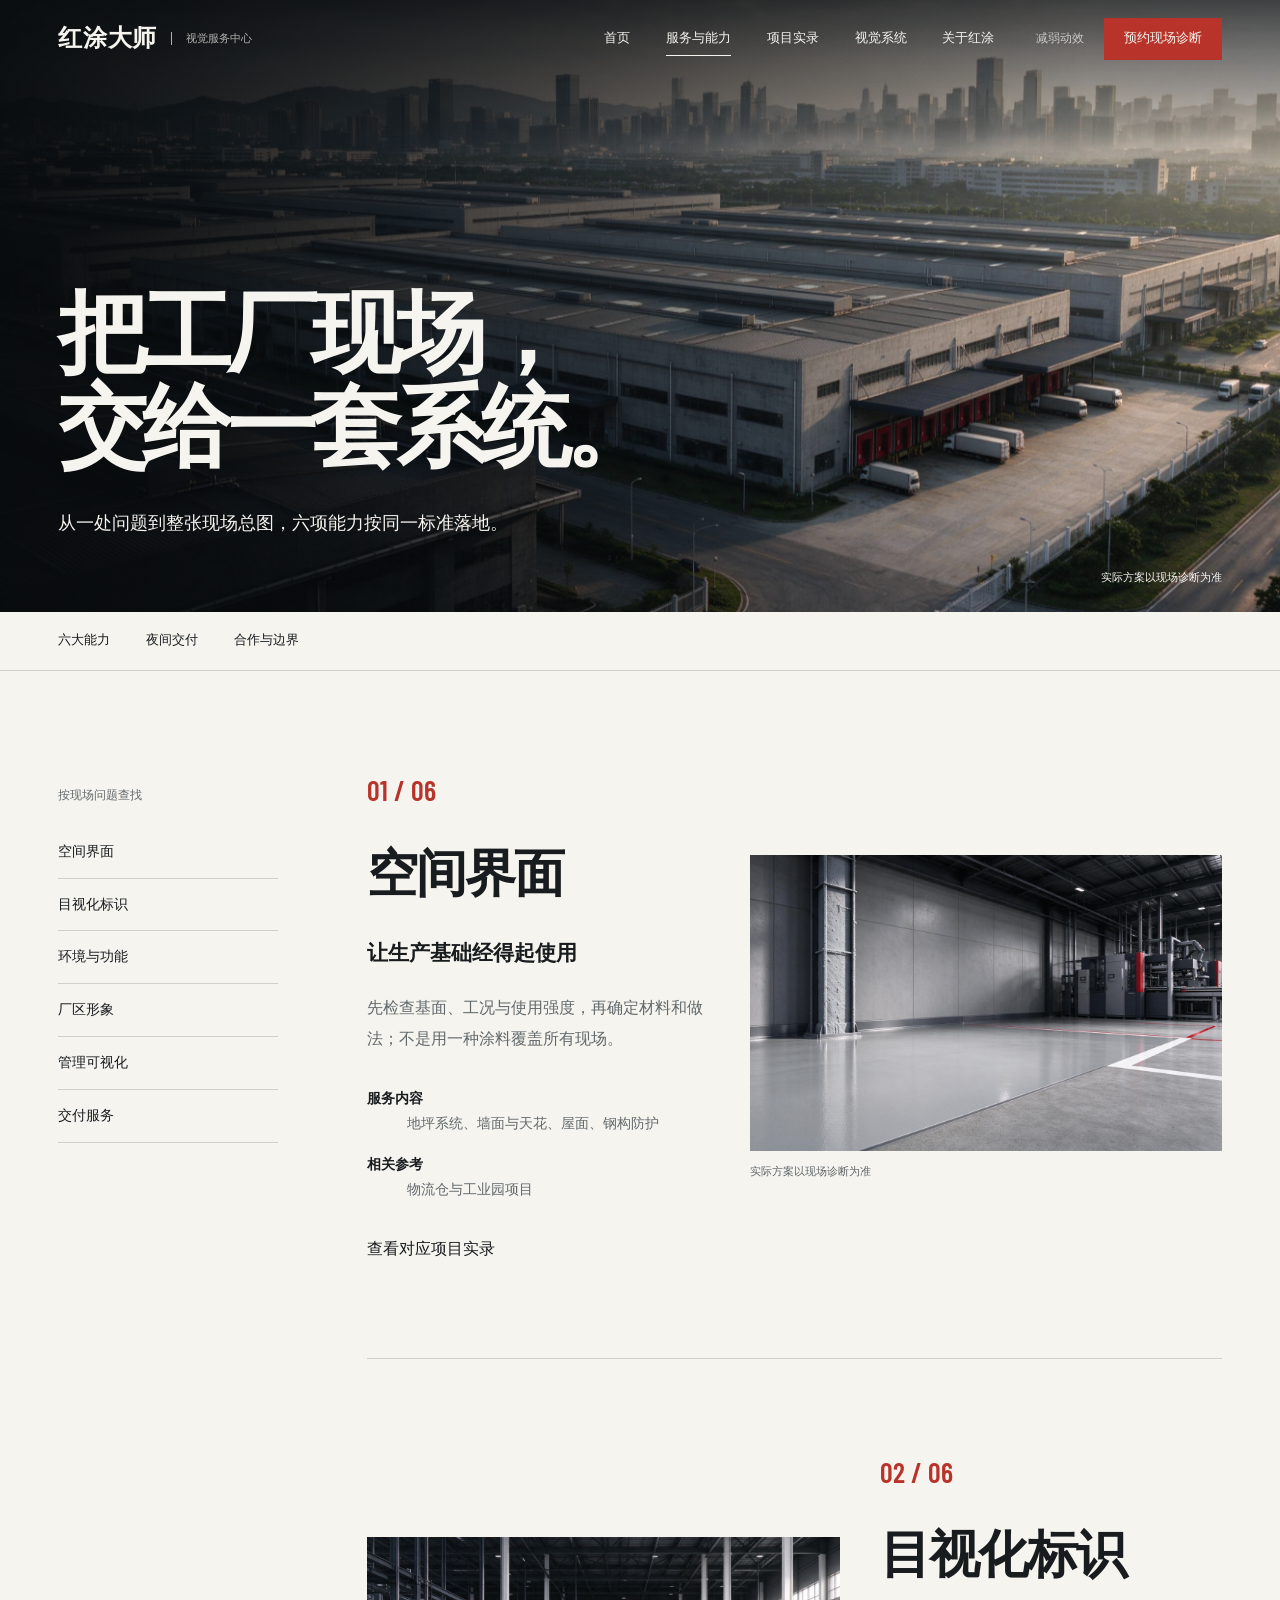
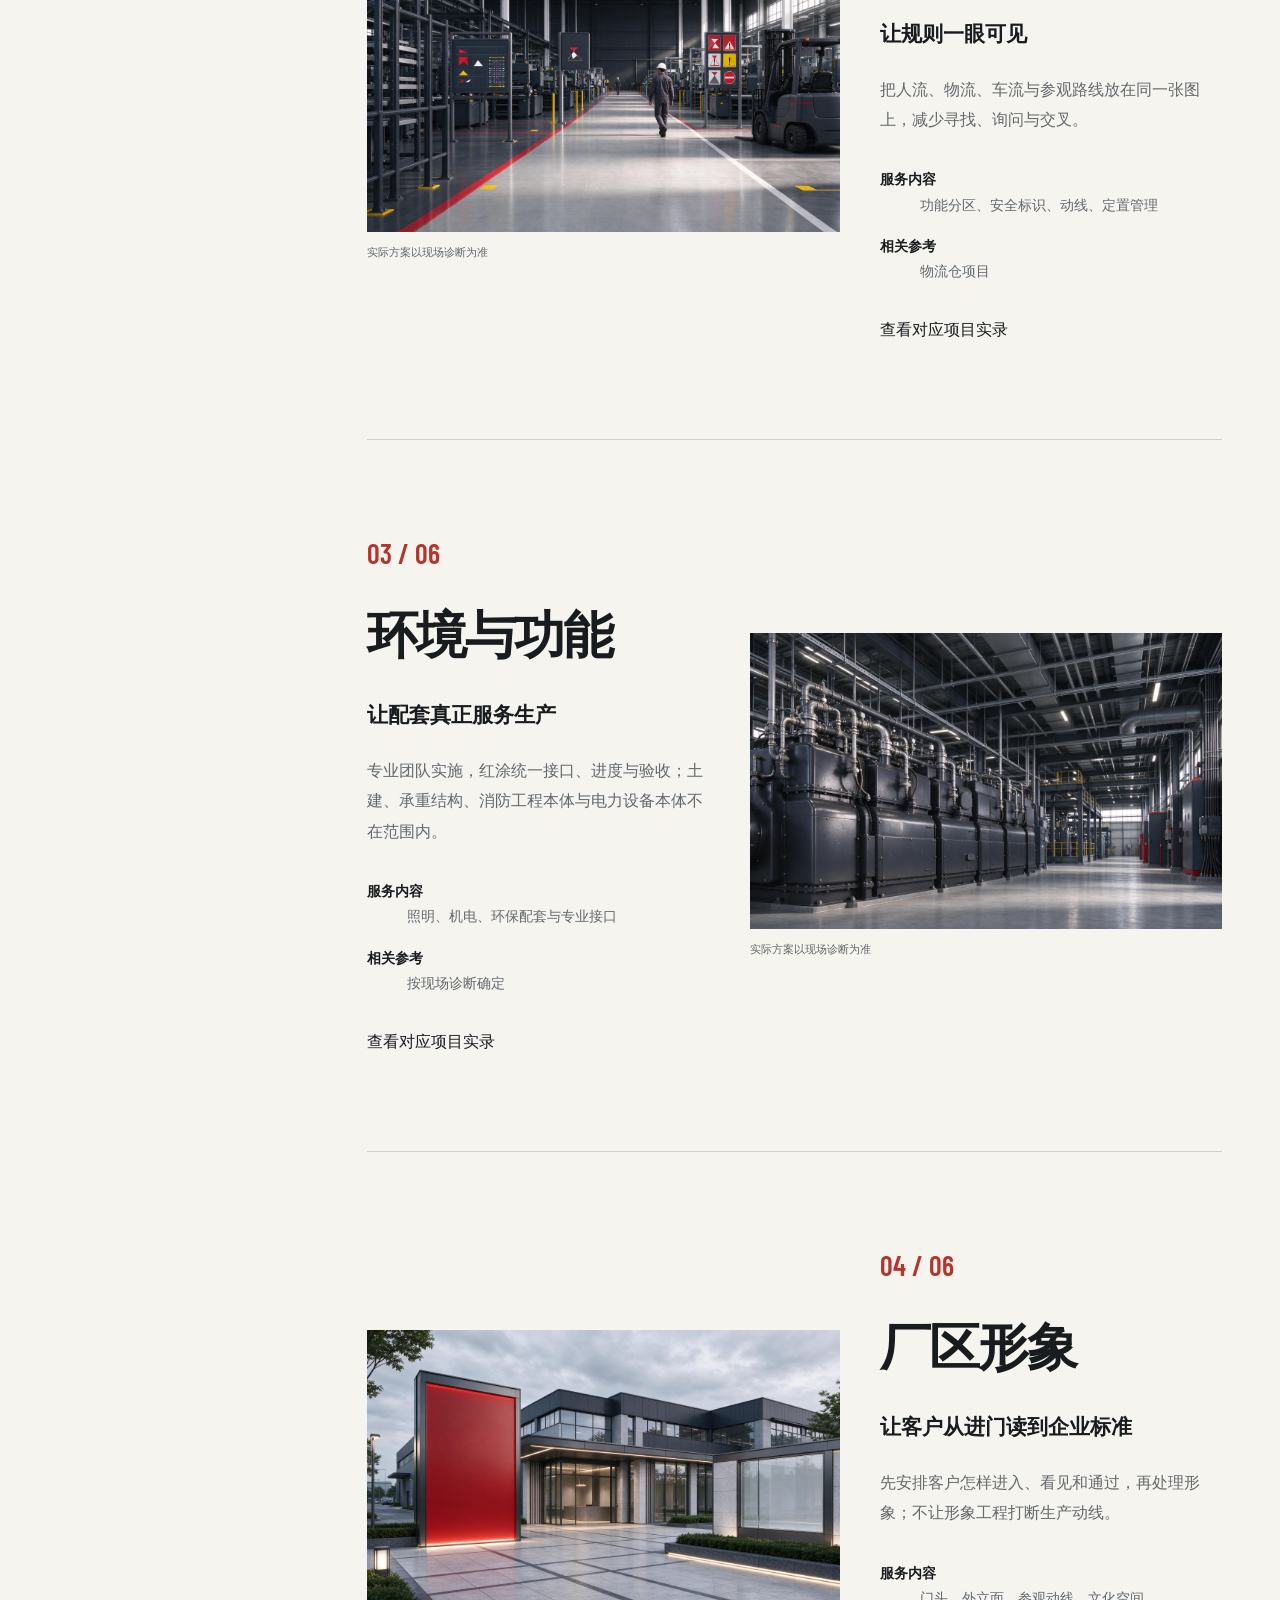
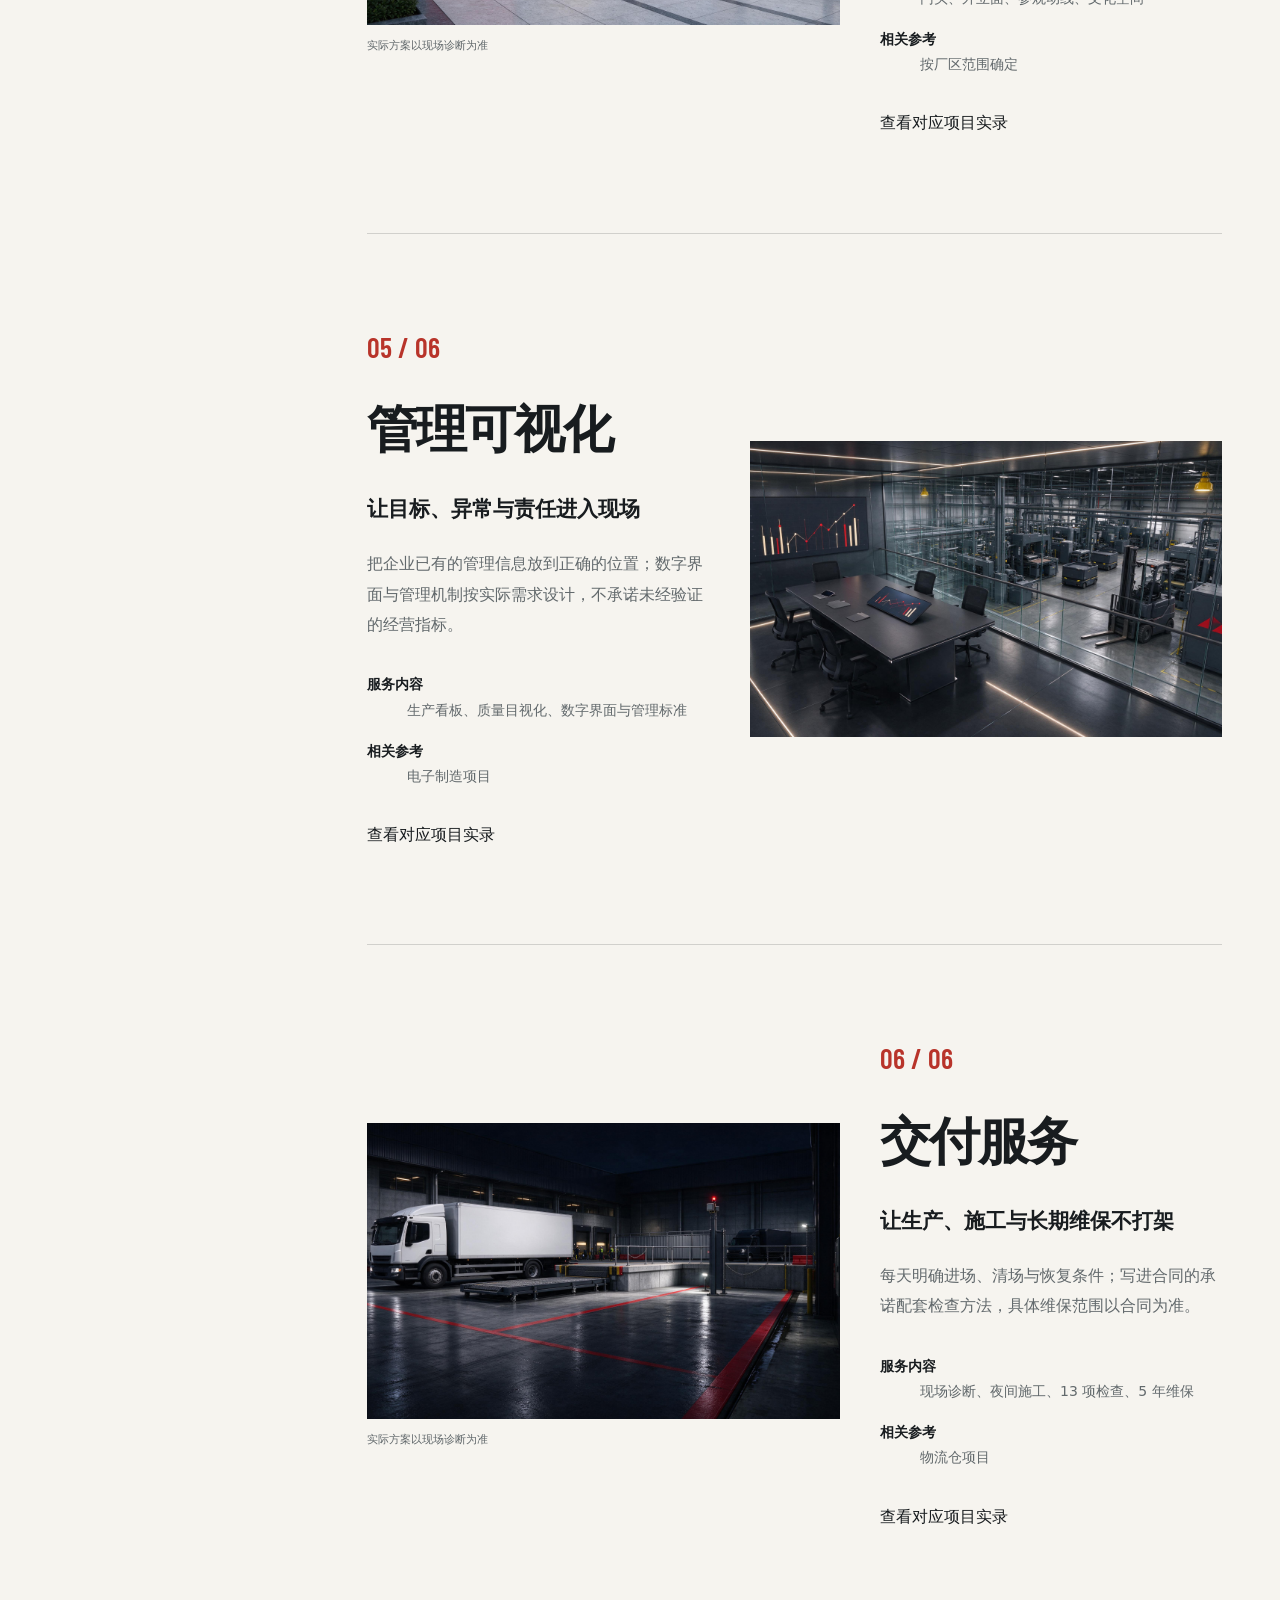
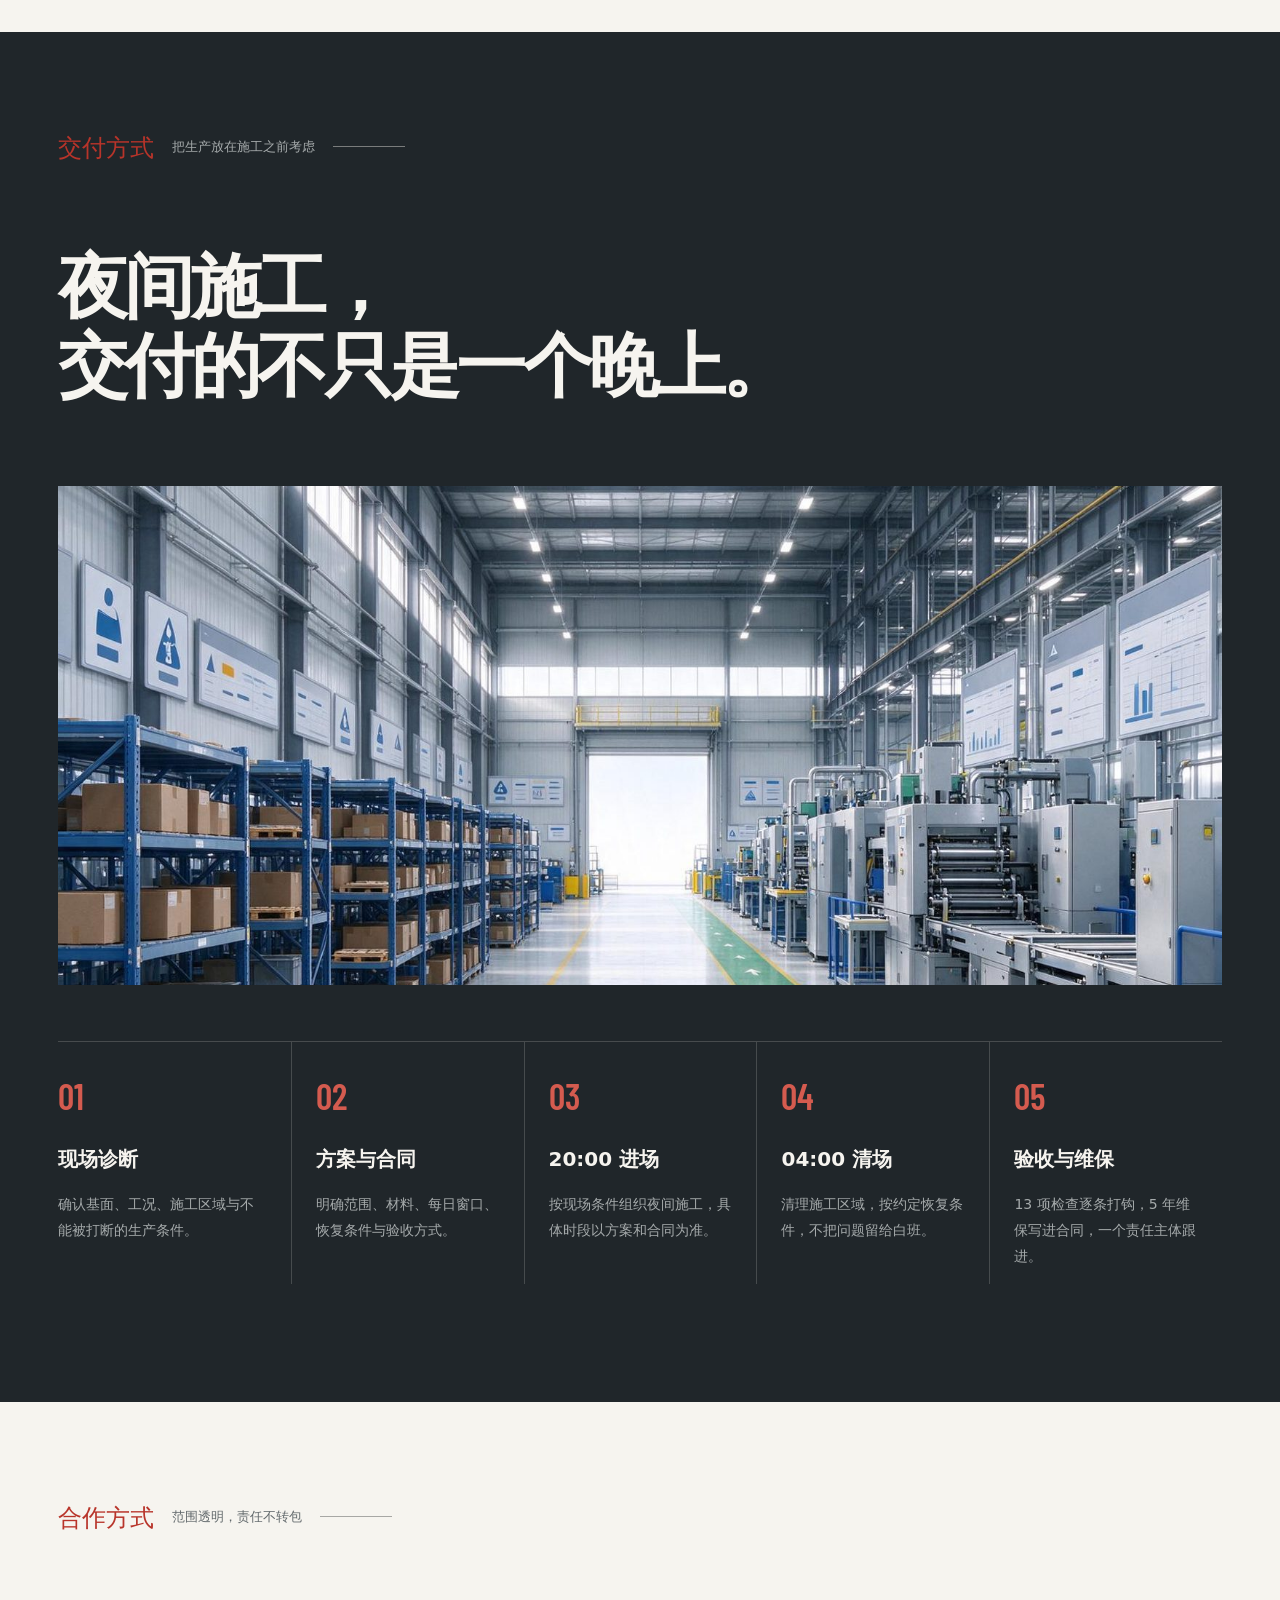
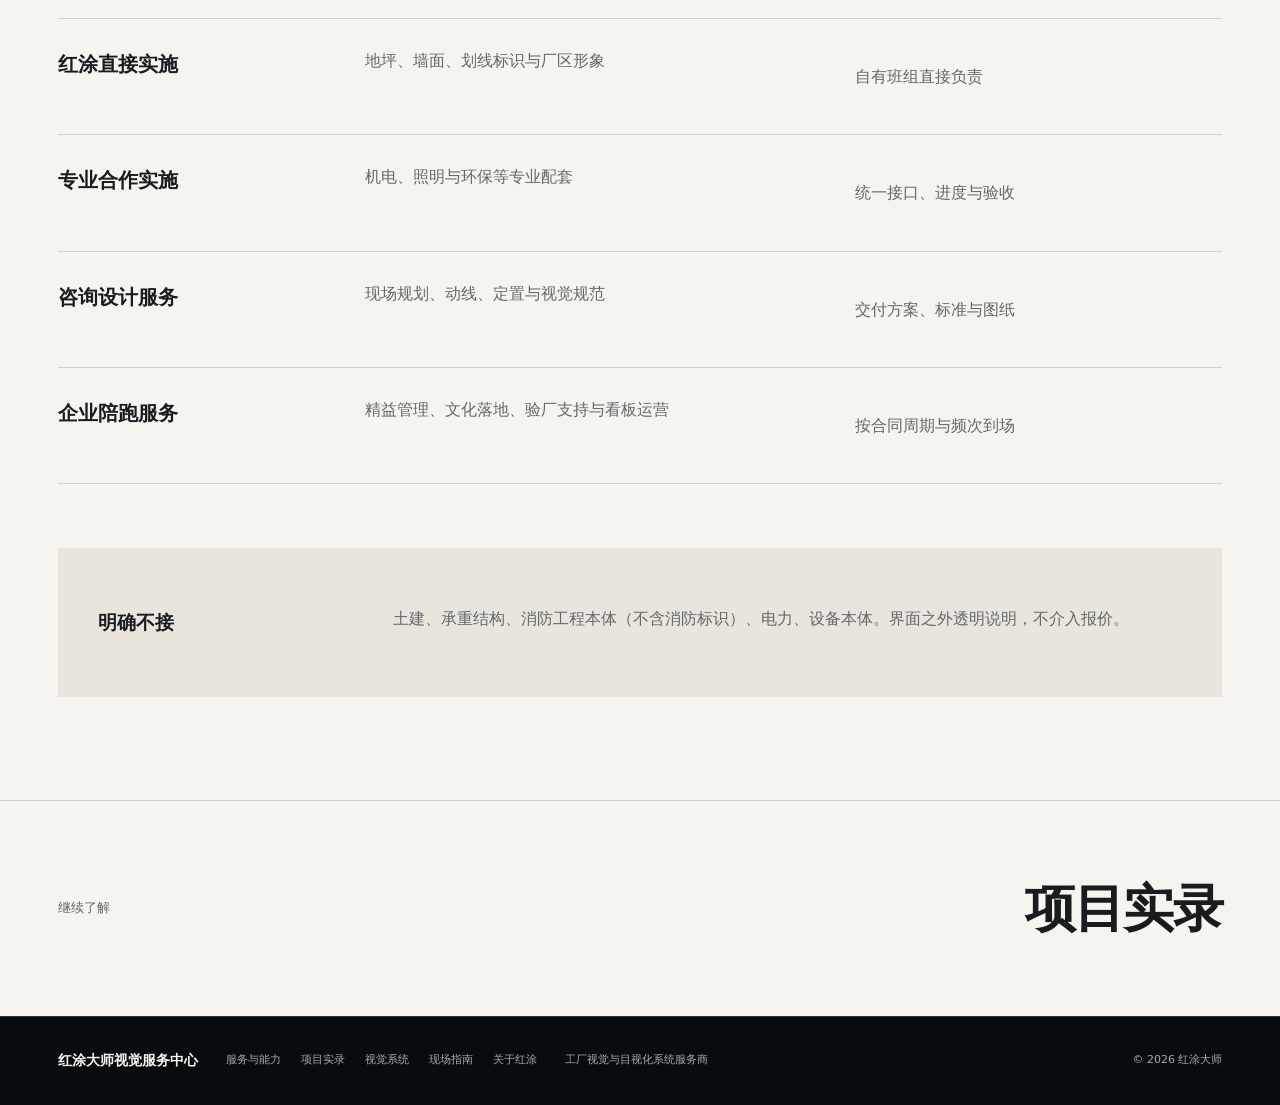
<file: v4/services.html>
<!doctype html><html lang="zh-CN"><head><meta charset="utf-8"><meta name="viewport" content="width=device-width,initial-scale=1"><title>服务与能力｜红涂大师视觉服务中心</title><meta name="description" content="六大现场能力、四种合作方式、夜间施工与长期维保。查看红涂大师如何为制造企业交付同一套视觉系统。"><meta name="theme-color" content="#111417"><link rel="icon" href="assets/img/favicon.svg" type="image/svg+xml"><link rel="canonical" href="https://hongtu-daxshi.cn/v4/services.html"><meta property="og:type" content="website"><meta property="og:locale" content="zh_CN"><meta property="og:site_name" content="红涂大师视觉服务中心"><meta property="og:title" content="服务与能力｜红涂大师视觉服务中心"><meta property="og:description" content="六大现场能力、四种合作方式、夜间施工与长期维保。查看红涂大师如何为制造企业交付同一套视觉系统。"><meta property="og:image" content="https://hongtu-daxshi.cn/v4/assets/img/hero-campus.jpg"><meta name="twitter:card" content="summary_large_image"><link rel="preload" href="assets/css/BarlowCondensed-SemiBold.woff2" as="font" type="font/woff2" crossorigin><link rel="stylesheet" href="assets/css/site.css"><link rel="stylesheet" href="assets/css/pages.css"><link rel="stylesheet" href="assets/css/visual-refresh.css"><link rel="stylesheet" href="assets/css/editorial-refresh.css"><script defer src="assets/js/pages.js"></script></head><body class="inner-page"><a class="skip-link" href="#main">跳到主要内容</a><header class="site-header" id="siteHeader" data-overlay-hero><a class="brand" href="index.html" aria-label="红涂大师视觉服务中心首页"><strong>红涂大师</strong><span>视觉服务中心</span></a><nav class="desktop-nav" aria-label="主导航"><a href="index.html">首页</a><a href="services.html" aria-current="page" class="is-current">服务与能力</a><a href="cases.html">项目实录</a><a href="visual-system.html">视觉系统</a><a href="about.html">关于红涂</a></nav><div class="header-actions"><button class="motion-toggle" id="motionToggle" type="button" aria-pressed="false">减弱动效</button><a class="header-cta" href="about.html#contact">预约现场诊断</a><button class="menu-toggle" id="menuToggle" type="button" aria-expanded="false" aria-controls="mobileNav">菜单</button></div><nav class="mobile-nav" id="mobileNav" aria-label="移动端导航" hidden><a href="index.html">首页</a><a href="services.html">服务与能力</a><a href="cases.html">项目实录</a><a href="visual-system.html">视觉系统</a><a href="about.html">关于红涂</a><a href="about.html#contact">预约现场诊断</a></nav><span class="reading-progress" id="readingProgress" aria-hidden="true"></span></header><main id="main"><section class="page-hero"><img src="assets/img/hero-campus.jpg" width="2816" height="1584" alt="现代制造产业园宏观鸟瞰" fetchpriority="high"><div class="page-hero-shade"></div><div class="wrap page-hero-copy"><h1>把工厂现场，<br>交给一套系统。</h1><span>从一处问题到整张现场总图，六项能力按同一标准落地。</span></div><small class="page-hero-note">实际方案以现场诊断为准</small></section><nav class="section-subnav" aria-label="本页内容"><a href="#capabilities">六大能力</a><a href="#delivery">夜间交付</a><a href="#engagement">合作与边界</a></nav><section class="section" id="capabilities"><div class="wrap service-layout"><aside><p>按现场问题查找</p><a href="#cap-0">空间界面</a><a href="#cap-1">目视化标识</a><a href="#cap-2">环境与功能</a><a href="#cap-3">厂区形象</a><a href="#cap-4">管理可视化</a><a href="#cap-5">交付服务</a></aside><div><article class="capability-detail" id="cap-0"><div class="capability-copy"><span>01 / 06</span><h2>空间界面</h2><h3>让生产基础经得起使用</h3><p>先检查基面、工况与使用强度，再确定材料和做法；不是用一种涂料覆盖所有现场。</p><dl><dt>服务内容</dt><dd>地坪系统、墙面与天花、屋面、钢构防护</dd><dt>相关参考</dt><dd>物流仓与工业园项目</dd></dl><a class="text-link" href="cases.html">查看对应项目实录</a></div><figure><img src="assets/img/detail-space.jpg" width="2816" height="1584" alt="空间界面服务场景示意"><figcaption>实际方案以现场诊断为准</figcaption></figure></article><article class="capability-detail" id="cap-1"><div class="capability-copy"><span>02 / 06</span><h2>目视化标识</h2><h3>让规则一眼可见</h3><p>把人流、物流、车流与参观路线放在同一张图上，减少寻找、询问与交叉。</p><dl><dt>服务内容</dt><dd>功能分区、安全标识、动线、定置管理</dd><dt>相关参考</dt><dd>物流仓项目</dd></dl><a class="text-link" href="cases.html">查看对应项目实录</a></div><figure><img src="assets/img/detail-visual.jpg" width="2816" height="1584" alt="目视化标识服务场景示意"><figcaption>实际方案以现场诊断为准</figcaption></figure></article><article class="capability-detail" id="cap-2"><div class="capability-copy"><span>03 / 06</span><h2>环境与功能</h2><h3>让配套真正服务生产</h3><p>专业团队实施，红涂统一接口、进度与验收；土建、承重结构、消防工程本体与电力设备本体不在范围内。</p><dl><dt>服务内容</dt><dd>照明、机电、环保配套与专业接口</dd><dt>相关参考</dt><dd>按现场诊断确定</dd></dl><a class="text-link" href="cases.html">查看对应项目实录</a></div><figure><img src="assets/img/detail-environment.jpg" width="2816" height="1584" alt="环境与功能服务场景示意"><figcaption>实际方案以现场诊断为准</figcaption></figure></article><article class="capability-detail" id="cap-3"><div class="capability-copy"><span>04 / 06</span><h2>厂区形象</h2><h3>让客户从进门读到企业标准</h3><p>先安排客户怎样进入、看见和通过，再处理形象；不让形象工程打断生产动线。</p><dl><dt>服务内容</dt><dd>门头、外立面、参观动线、文化空间</dd><dt>相关参考</dt><dd>按厂区范围确定</dd></dl><a class="text-link" href="cases.html">查看对应项目实录</a></div><figure><img src="assets/img/detail-image.jpg" width="2816" height="1584" alt="厂区形象服务场景示意"><figcaption>实际方案以现场诊断为准</figcaption></figure></article><article class="capability-detail" id="cap-4"><div class="capability-copy"><span>05 / 06</span><h2>管理可视化</h2><h3>让目标、异常与责任进入现场</h3><p>把企业已有的管理信息放到正确的位置；数字界面与管理机制按实际需求设计，不承诺未经验证的经营指标。</p><dl><dt>服务内容</dt><dd>生产看板、质量目视化、数字界面与管理标准</dd><dt>相关参考</dt><dd>电子制造项目</dd></dl><a class="text-link" href="cases.html">查看对应项目实录</a></div><figure><img src="assets/img/detail-management.jpg" width="2816" height="1584" alt="管理可视化服务场景示意"></figure></article><article class="capability-detail" id="cap-5"><div class="capability-copy"><span>06 / 06</span><h2>交付服务</h2><h3>让生产、施工与长期维保不打架</h3><p>每天明确进场、清场与恢复条件；写进合同的承诺配套检查方法，具体维保范围以合同为准。</p><dl><dt>服务内容</dt><dd>现场诊断、夜间施工、13 项检查、5 年维保</dd><dt>相关参考</dt><dd>物流仓项目</dd></dl><a class="text-link" href="cases.html">查看对应项目实录</a></div><figure><img src="assets/img/detail-delivery.jpg" width="2816" height="1584" alt="交付服务服务场景示意"><figcaption>实际方案以现场诊断为准</figcaption></figure></article></div></div></section><section class="delivery-story section" id="delivery"><div class="wrap"><div class="section-index section-index-light"><span>交付方式</span><p>把生产放在施工之前考虑</p></div><h2>夜间施工，<br>交付的不只是一个晚上。</h2><figure class="delivery-editorial"><img src="assets/img/hero.jpg" width="1600" height="900" alt="仓储车间设备与通道"></figure><ol class="delivery-timeline"><li><span>01</span><h3>现场诊断</h3><p>确认基面、工况、施工区域与不能被打断的生产条件。</p></li><li><span>02</span><h3>方案与合同</h3><p>明确范围、材料、每日窗口、恢复条件与验收方式。</p></li><li><span>03</span><h3>20:00 进场</h3><p>按现场条件组织夜间施工，具体时段以方案和合同为准。</p></li><li><span>04</span><h3>04:00 清场</h3><p>清理施工区域，按约定恢复条件，不把问题留给白班。</p></li><li><span>05</span><h3>验收与维保</h3><p>13 项检查逐条打钩，5 年维保写进合同，一个责任主体跟进。</p></li></ol></div></section><section class="section" id="engagement"><div class="wrap"><div class="section-index"><span>合作方式</span><p>范围透明，责任不转包</p></div><div class="engagement-table" role="table" aria-label="四种合作方式"><div role="row"><strong role="cell">红涂直接实施</strong><span role="cell">地坪、墙面、划线标识与厂区形象</span><p role="cell">自有班组直接负责</p></div><div role="row"><strong role="cell">专业合作实施</strong><span role="cell">机电、照明与环保等专业配套</span><p role="cell">统一接口、进度与验收</p></div><div role="row"><strong role="cell">咨询设计服务</strong><span role="cell">现场规划、动线、定置与视觉规范</span><p role="cell">交付方案、标准与图纸</p></div><div role="row"><strong role="cell">企业陪跑服务</strong><span role="cell">精益管理、文化落地、验厂支持与看板运营</span><p role="cell">按合同周期与频次到场</p></div></div><div class="scope-note"><h3>明确不接</h3><p>土建、承重结构、消防工程本体（不含消防标识）、电力、设备本体。界面之外透明说明，不介入报价。</p></div></div></section></main><nav class="page-next" aria-label="继续浏览"><a href="cases.html"><span>继续了解</span><strong>项目实录</strong></a></nav><footer class="site-footer"><div class="wrap footer-grid"><strong>红涂大师视觉服务中心</strong><nav aria-label="页脚导航"><a href="services.html">服务与能力</a><a href="cases.html">项目实录</a><a href="visual-system.html">视觉系统</a><a href="guides.html">现场指南</a><a href="about.html">关于红涂</a></nav><span>工厂视觉与目视化系统服务商</span><span>© 2026 红涂大师</span></div></footer><nav class="mobile-actions" aria-label="快捷联系"><a href="tel:13510784619">拨打电话</a><a href="about.html#contact">微信与现场信息</a></nav></body></html>
</file>
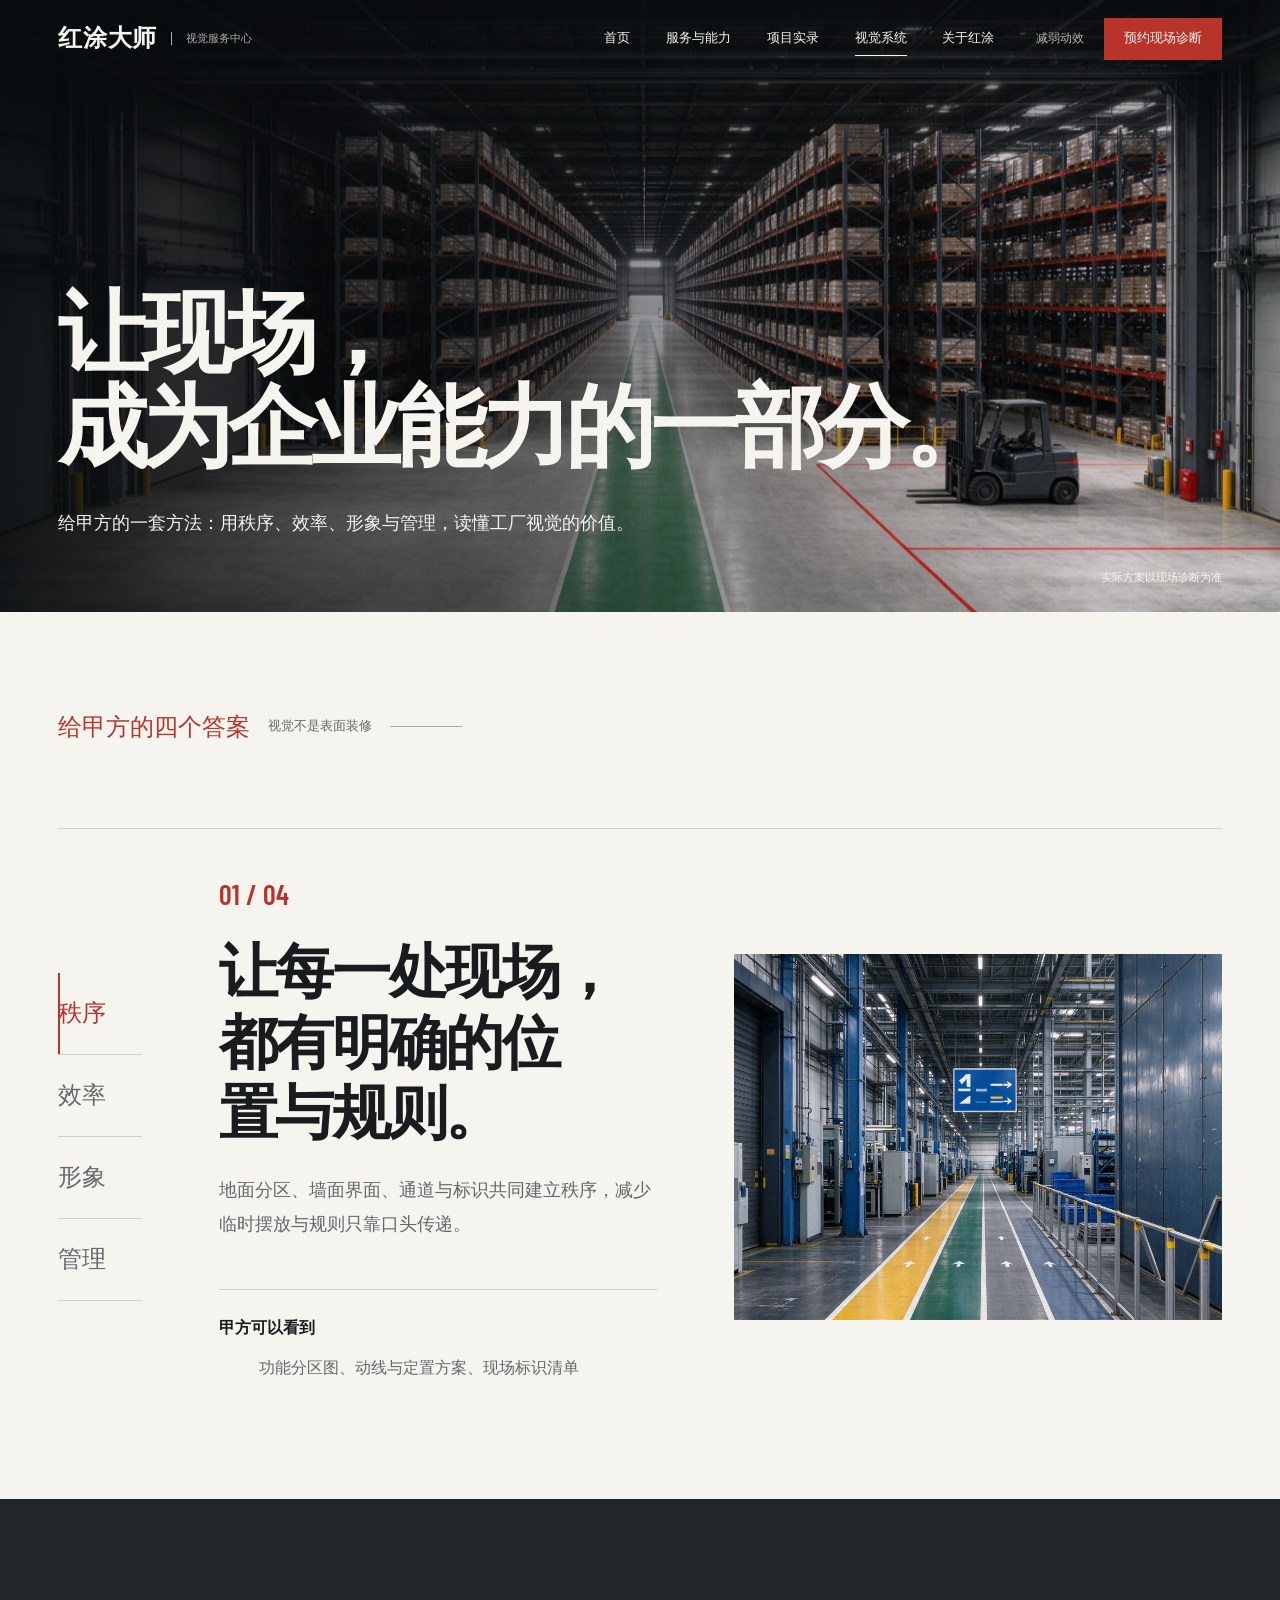
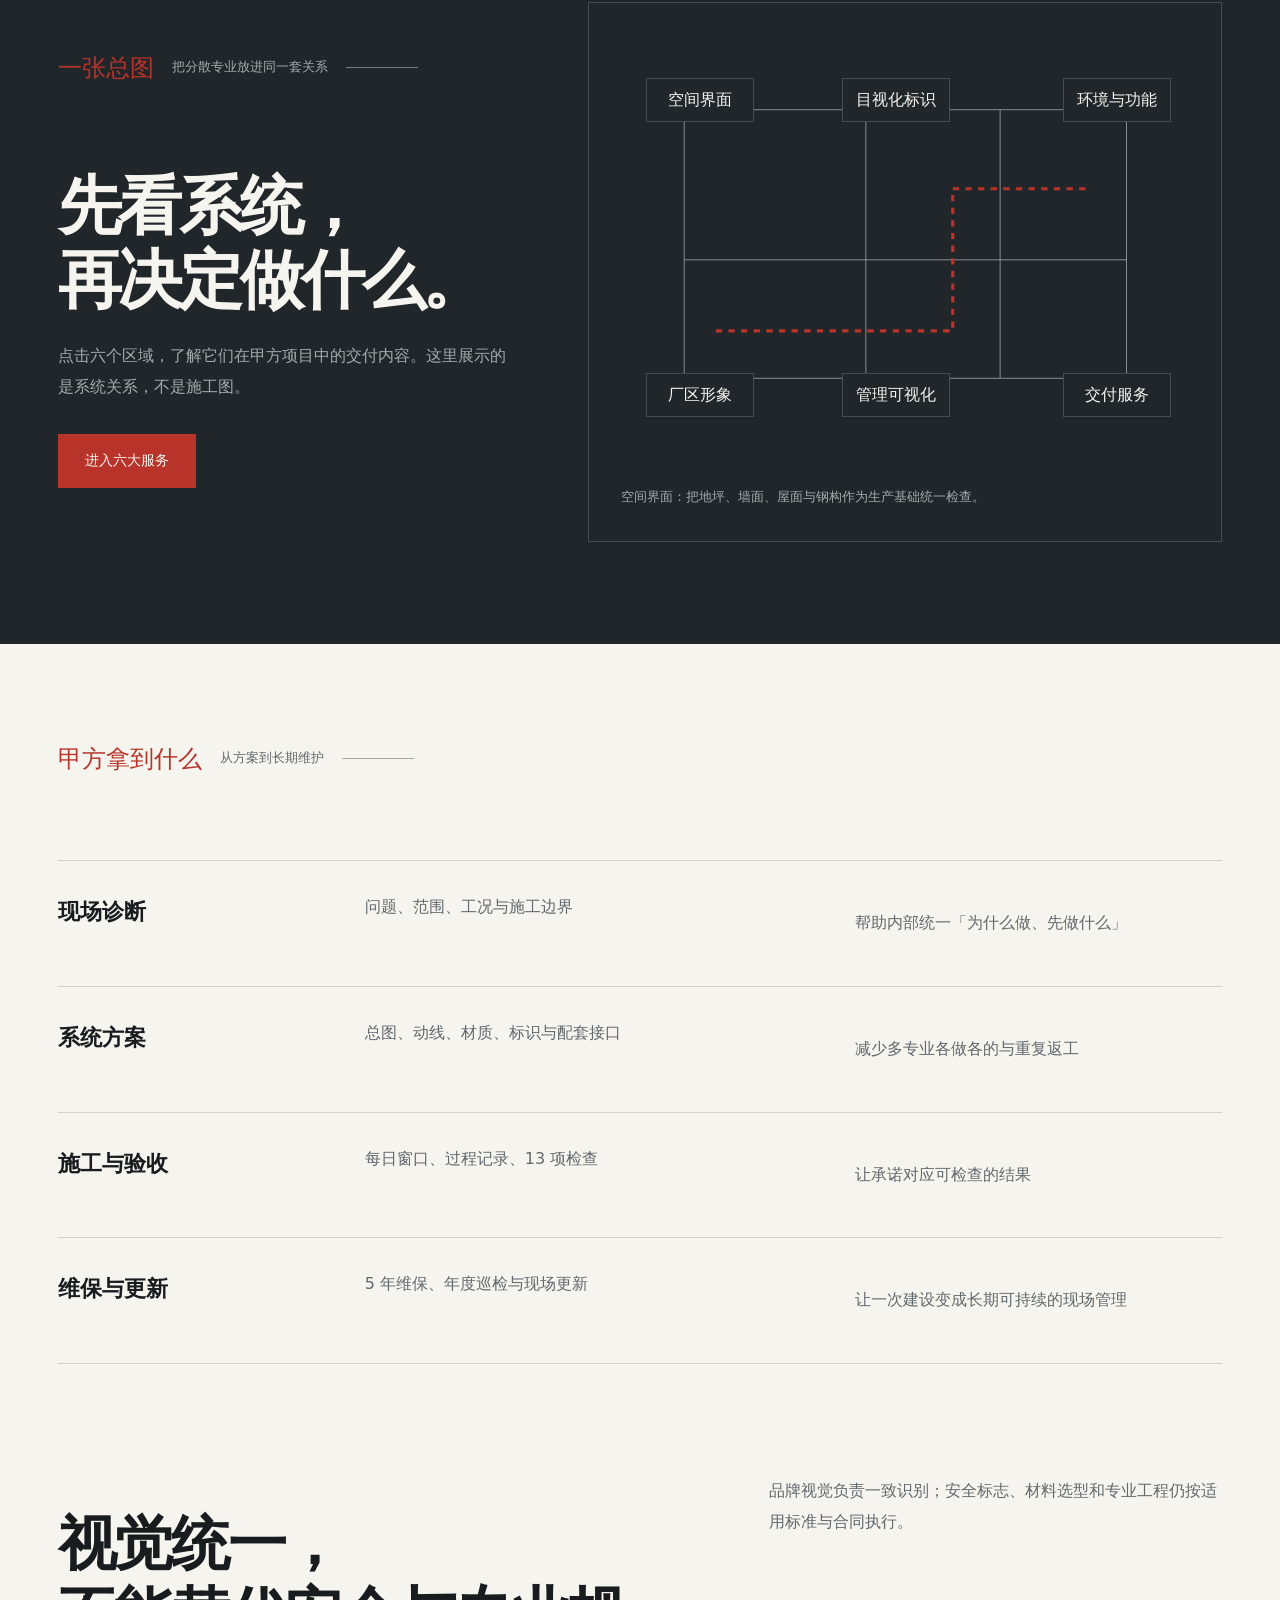
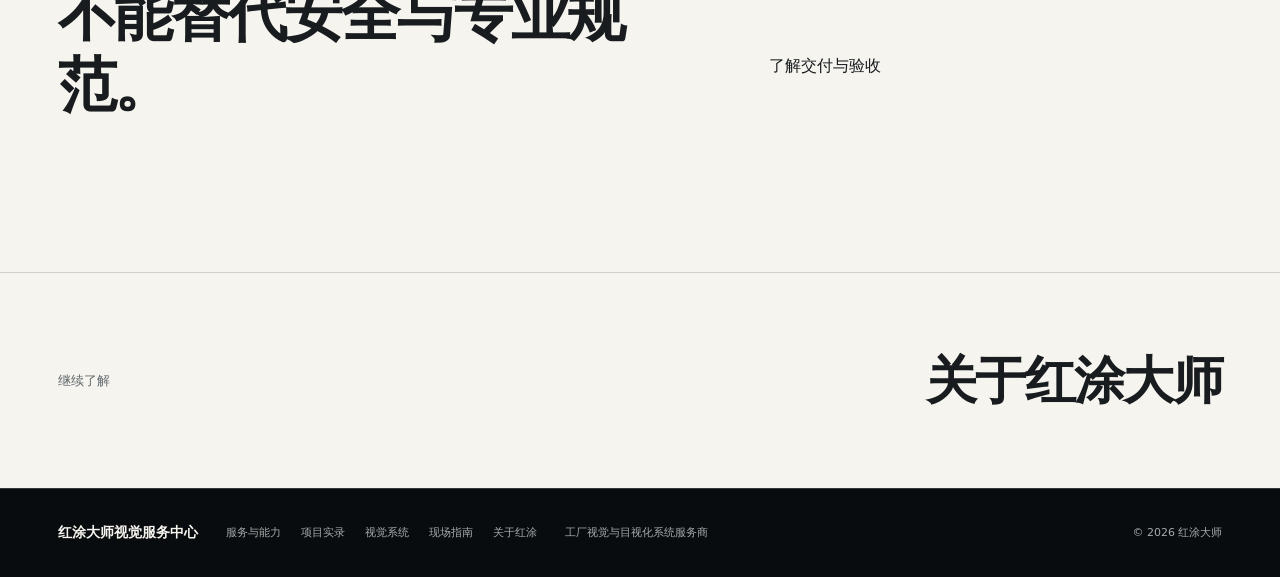
<file: v4/visual-system.html>
<!doctype html><html lang="zh-CN"><head><meta charset="utf-8"><meta name="viewport" content="width=device-width,initial-scale=1"><title>视觉系统｜红涂大师视觉服务中心</title><meta name="description" content="面向甲方说明工厂视觉系统如何提升秩序、效率、形象与管理，以及现场诊断、系统方案、施工验收与维保的交付内容。"><meta name="theme-color" content="#111417"><link rel="icon" href="assets/img/favicon.svg" type="image/svg+xml"><link rel="canonical" href="https://hongtu-daxshi.cn/v4/visual-system.html"><meta property="og:type" content="website"><meta property="og:locale" content="zh_CN"><meta property="og:site_name" content="红涂大师视觉服务中心"><meta property="og:title" content="视觉系统｜红涂大师视觉服务中心"><meta property="og:description" content="面向甲方说明工厂视觉系统如何提升秩序、效率、形象与管理，以及现场诊断、系统方案、施工验收与维保的交付内容。"><meta property="og:image" content="https://hongtu-daxshi.cn/v4/assets/img/visual-center-3d.jpg"><meta name="twitter:card" content="summary_large_image"><link rel="preload" href="assets/css/BarlowCondensed-SemiBold.woff2" as="font" type="font/woff2" crossorigin><link rel="stylesheet" href="assets/css/site.css"><link rel="stylesheet" href="assets/css/pages.css"><link rel="stylesheet" href="assets/css/visual-refresh.css"><link rel="stylesheet" href="assets/css/editorial-refresh.css"><script defer src="assets/js/pages.js"></script></head><body class="inner-page"><a class="skip-link" href="#main">跳到主要内容</a><header class="site-header" id="siteHeader" data-overlay-hero><a class="brand" href="index.html" aria-label="红涂大师视觉服务中心首页"><strong>红涂大师</strong><span>视觉服务中心</span></a><nav class="desktop-nav" aria-label="主导航"><a href="index.html">首页</a><a href="services.html">服务与能力</a><a href="cases.html">项目实录</a><a href="visual-system.html" aria-current="page" class="is-current">视觉系统</a><a href="about.html">关于红涂</a></nav><div class="header-actions"><button class="motion-toggle" id="motionToggle" type="button" aria-pressed="false">减弱动效</button><a class="header-cta" href="about.html#contact">预约现场诊断</a><button class="menu-toggle" id="menuToggle" type="button" aria-expanded="false" aria-controls="mobileNav">菜单</button></div><nav class="mobile-nav" id="mobileNav" aria-label="移动端导航" hidden><a href="index.html">首页</a><a href="services.html">服务与能力</a><a href="cases.html">项目实录</a><a href="visual-system.html">视觉系统</a><a href="about.html">关于红涂</a><a href="about.html#contact">预约现场诊断</a></nav><span class="reading-progress" id="readingProgress" aria-hidden="true"></span></header><main id="main"><section class="page-hero"><img src="assets/img/capability-flow.jpg" width="2816" height="1584" alt="仓储通道地面标线与货架分区" fetchpriority="high"><div class="page-hero-shade"></div><div class="wrap page-hero-copy"><h1>让现场，<br>成为企业能力的一部分。</h1><span>给甲方的一套方法：用秩序、效率、形象与管理，读懂工厂视觉的价值。</span></div><small class="page-hero-note">实际方案以现场诊断为准</small></section><section class="system-values section"><div class="wrap"><div class="section-index"><span>给甲方的四个答案</span><p>视觉不是表面装修</p></div><div class="system-value-tool"><div class="system-value-tabs" role="tablist" aria-label="视觉系统价值"><button role="tab" aria-selected="true" data-system-value="0">秩序</button><button role="tab" aria-selected="false" data-system-value="1">效率</button><button role="tab" aria-selected="false" data-system-value="2">形象</button><button role="tab" aria-selected="false" data-system-value="3">管理</button></div><div class="system-value-panel"><span id="systemValueNumber">01 / 04</span><h2 id="systemValueTitle">让每一处现场，都有明确的位置与规则。</h2><p id="systemValueText">地面分区、墙面界面、通道与标识共同建立秩序，减少临时摆放与规则只靠口头传递。</p><dl><dt>甲方可以看到</dt><dd id="systemValueOutput">功能分区图、动线与定置方案、现场标识清单</dd></dl></div><figure class="system-value-visual"><img class="is-active" data-system-value-image="0" src="assets/img/beyond-flow.jpg" width="900" height="675" alt="机加车间通道与地面标线"><img data-system-value-image="1" src="assets/img/system-efficiency.jpg" width="2816" height="1584" alt="车间人车分流与物流动线"><img data-system-value-image="2" src="assets/img/mod-image.jpg" width="900" height="600" alt="厂区入口雨棚与红招牌"><img data-system-value-image="3" src="assets/img/beyond-lean.jpg" width="900" height="675" alt="生产管理数字看板"></figure></div></div></section><section class="system-map section"><div class="wrap system-map-grid"><div><div class="section-index section-index-light"><span>一张总图</span><p>把分散专业放进同一套关系</p></div><h2>先看系统，<br>再决定做什么。</h2><p>点击六个区域，了解它们在甲方项目中的交付内容。这里展示的是系统关系，不是施工图。</p><a class="button button-primary" href="services.html#capabilities">进入六大服务</a></div><div class="system-map-tool"><svg viewBox="0 0 720 480" role="img" aria-label="视觉系统六模块关系示意"><path d="M80 70H640V410H80Z M80 260H640 M310 70V410 M480 70V410"/><path class="map-route" d="M120 350H420V170H590"/></svg><div class="map-buttons"><button data-map-zone="0">空间界面</button><button data-map-zone="1">目视化标识</button><button data-map-zone="2">环境与功能</button><button data-map-zone="3">厂区形象</button><button data-map-zone="4">管理可视化</button><button data-map-zone="5">交付服务</button></div><p id="mapDescription">空间界面：把地坪、墙面、屋面与钢构作为生产基础统一检查。</p></div></div></section><section class="client-deliverables section"><div class="wrap"><div class="section-index"><span>甲方拿到什么</span><p>从方案到长期维护</p></div><div class="deliverable-rows"><div><strong>现场诊断</strong><span>问题、范围、工况与施工边界</span><p>帮助内部统一「为什么做、先做什么」</p></div><div><strong>系统方案</strong><span>总图、动线、材质、标识与配套接口</span><p>减少多专业各做各的与重复返工</p></div><div><strong>施工与验收</strong><span>每日窗口、过程记录、13 项检查</span><p>让承诺对应可检查的结果</p></div><div><strong>维保与更新</strong><span>5 年维保、年度巡检与现场更新</span><p>让一次建设变成长期可持续的现场管理</p></div></div><div class="visual-principle"><h2>视觉统一，<br>不能替代安全与专业规范。</h2><p>品牌视觉负责一致识别；安全标志、材料选型和专业工程仍按适用标准与合同执行。</p><a class="text-link" href="guides.html#acceptance">了解交付与验收</a></div></div></section></main><nav class="page-next" aria-label="继续浏览"><a href="about.html"><span>继续了解</span><strong>关于红涂大师</strong></a></nav><footer class="site-footer"><div class="wrap footer-grid"><strong>红涂大师视觉服务中心</strong><nav aria-label="页脚导航"><a href="services.html">服务与能力</a><a href="cases.html">项目实录</a><a href="visual-system.html">视觉系统</a><a href="guides.html">现场指南</a><a href="about.html">关于红涂</a></nav><span>工厂视觉与目视化系统服务商</span><span>© 2026 红涂大师</span></div></footer><nav class="mobile-actions" aria-label="快捷联系"><a href="tel:13510784619">拨打电话</a><a href="about.html#contact">微信与现场信息</a></nav></body></html>
</file>
<file: v3/assets/css/site.css>
/* 红涂大师 · site v3
   深石墨 / 品牌红 / 米白纸
   -------------------------------------------------- */

@font-face {
  font-family: "Barlow Condensed";
  src: url("BarlowCondensed-SemiBold.woff2") format("woff2");
  font-weight: 600;
  font-style: normal;
  font-display: swap;
}

:root {
  /* 色板 */
  --ink: #0f1113;
  --ink-2: #171a1d;
  --ink-3: #22262a;
  --paper: #f6f3ec;
  --paper-2: #ece7db;
  --paper-3: #e2dccd;
  --red: #b8342a;
  --red-deep: #8f251c;
  --red-soft: #d4574c;
  --steel: #6b7175;
  --mute: #7d8283;
  --line: rgba(15, 17, 19, 0.14);
  --line-strong: rgba(15, 17, 19, 0.26);
  --line-dark: rgba(246, 243, 236, 0.16);
  --scrim: rgba(9, 11, 13, 0.88);

  /* 字体 */
  --font-body: "PingFang SC", "Hiragino Sans GB", "Microsoft YaHei", "Noto Sans SC", "Source Han Sans SC", system-ui, -apple-system, sans-serif;
  --font-num: "Barlow Condensed", "PingFang SC", "Microsoft YaHei", sans-serif;

  /* 版式 */
  --pad: clamp(20px, 4.2vw, 64px);
  --maxw: 1320px;
  --sec-y: clamp(88px, 10vw, 168px);
  --ease: cubic-bezier(0.22, 0.68, 0.16, 1);
}

*,
*::before,
*::after { box-sizing: border-box; }

html {
  -webkit-text-size-adjust: 100%;
  scroll-behavior: smooth;
  overflow-x: clip;
}

body {
  margin: 0;
  background: var(--paper);
  color: var(--ink);
  font-family: var(--font-body);
  font-size: 16px;
  line-height: 1.75;
  overflow-x: clip;
  -webkit-font-smoothing: antialiased;
  text-rendering: optimizeLegibility;
}

img { display: block; max-width: 100%; height: auto; }
a { color: inherit; text-decoration: none; }
button { font: inherit; color: inherit; background: none; border: 0; cursor: pointer; }
h1, h2, h3, h4, p, ul, ol, dl, dd, figure { margin: 0; }
ul, ol { padding: 0; list-style: none; }
::selection { background: var(--red); color: var(--paper); }

:focus-visible {
  outline: 2px solid var(--red);
  outline-offset: 3px;
}

.skip {
  position: absolute;
  left: -9999px;
  top: 12px;
  z-index: 200;
  padding: 10px 16px;
  background: var(--ink);
  color: var(--paper);
}
.skip:focus { left: 12px; }

.wrap {
  width: 100%;
  max-width: var(--maxw);
  margin: 0 auto;
  padding: 0 var(--pad);
}

/* ---------- 导航 ---------- */
.nav {
  position: fixed;
  inset: 0 0 auto 0;
  z-index: 60;
  color: var(--paper);
  background: linear-gradient(to bottom, rgba(9, 11, 13, 0.62), rgba(9, 11, 13, 0));
  transition: background-color 0.35s var(--ease), color 0.35s var(--ease), box-shadow 0.35s var(--ease);
}
.nav-in {
  display: flex;
  align-items: center;
  gap: 32px;
  height: 76px;
}
.nav.is-solid {
  background: rgba(246, 243, 236, 0.94);
  color: var(--ink);
  box-shadow: 0 1px 0 var(--line);
  backdrop-filter: blur(10px);
}
.brand {
  display: flex;
  align-items: center;
  gap: 12px;
  flex: none;
}
.brand-mark {
  display: grid;
  grid-template-columns: repeat(3, 4px);
  gap: 3px;
  width: 18px;
  height: 22px;
  align-items: end;
}
.brand-mark i {
  display: block;
  background: var(--red);
  width: 4px;
}
.brand-mark i:nth-child(1) { height: 14px; }
.brand-mark i:nth-child(2) { height: 22px; }
.brand-mark i:nth-child(3) { height: 18px; }
.brand-txt { display: flex; flex-direction: column; line-height: 1.25; }
.brand-txt b { font-size: 17px; font-weight: 700; letter-spacing: 0.02em; }
.brand-txt em {
  font-style: normal;
  font-size: 10.5px;
  letter-spacing: 0.04em;
  opacity: 0.62;
  margin-top: 2px;
}
.nav-links {
  display: flex;
  gap: 26px;
  margin-left: auto;
  font-size: 14px;
}
.nav-links a {
  opacity: 0.72;
  padding: 4px 0;
  border-bottom: 1px solid transparent;
  transition: opacity 0.25s var(--ease), border-color 0.25s var(--ease);
}
.nav-links a:hover { opacity: 1; border-bottom-color: var(--red); }
.nav-cta {
  flex: none;
  display: inline-flex;
  align-items: center;
  height: 38px;
  padding: 0 18px;
  border: 1px solid currentColor;
  font-size: 13.5px;
  transition: background-color 0.25s var(--ease), color 0.25s var(--ease), border-color 0.25s var(--ease);
}
.nav-cta:hover { background: var(--red); border-color: var(--red); color: var(--paper); }
.nav-rule {
  position: absolute;
  left: 0;
  bottom: 0;
  height: 2px;
  width: 100%;
  background: var(--red);
  transform: scaleX(0);
  transform-origin: 0 50%;
  will-change: transform;
}

/* ---------- 3D 舞台 ---------- */.stage {
  position: relative;
  height: 720vh;
  background: var(--ink);
  color: var(--paper);
}
.stage-pin {
  position: sticky;
  top: 0;
  height: 100vh;
  height: 100svh;
  overflow: hidden;
}
.stage-bg {
  position: absolute;
  inset: 0;
  background: url("../img/hero.jpg") center 40% / cover no-repeat;
  opacity: 0;
  transition: opacity 0.6s var(--ease);
}
#scene {
  position: absolute;
  inset: 0;
  width: 100%;
  height: 100%;
  display: block;
  opacity: 0;
  transition: opacity 1.1s var(--ease);
}
.stage.is-live #scene { opacity: 1; }
.stage.is-flat #scene { display: none; }
.stage.is-flat .stage-bg { opacity: 1; }

.stage-scrim {
  position: absolute;
  inset: 0;
  pointer-events: none;
  background:
    linear-gradient(to right, rgba(9, 11, 13, 0.86) 0%, rgba(9, 11, 13, 0.46) 34%, rgba(9, 11, 13, 0) 62%),
    radial-gradient(120% 90% at 78% 18%, rgba(9, 11, 13, 0) 30%, rgba(9, 11, 13, 0.55) 100%),
    linear-gradient(to top, var(--scrim) 0%, rgba(9, 11, 13, 0.55) 32%, rgba(9, 11, 13, 0) 64%);
}

.hero {
  position: absolute;
  inset: 0;
  display: flex;
  flex-direction: column;
  justify-content: flex-end;
  pointer-events: none;
  opacity: 1;
  transition: opacity 0.4s var(--ease);
}
.hero-in {
  pointer-events: auto;
  padding-bottom: 148px;
}
.hero-title {
  font-size: clamp(52px, 8.6vw, 132px);
  line-height: 0.98;
  font-weight: 700;
  letter-spacing: -0.035em;
  text-wrap: balance;
}
.hero-title span { color: var(--paper); }
.hero-title::after {
  content: "";
  display: block;
  width: 64px;
  height: 6px;
  margin-top: 28px;
  background: var(--red);
}
.hero-sub {
  margin-top: 24px;
  font-size: clamp(15px, 1.25vw, 18px);
  line-height: 1.85;
  color: rgba(246, 243, 236, 0.78);
  max-width: 34em;
}
.hero-act {
  display: flex;
  flex-wrap: wrap;
  gap: 12px;
  margin-top: 34px;
}
.btn {
  display: inline-flex;
  align-items: center;
  justify-content: center;
  height: 50px;
  padding: 0 26px;
  font-size: 15px;
  letter-spacing: 0.02em;
  border: 1px solid transparent;
  transition: background-color 0.25s var(--ease), color 0.25s var(--ease), border-color 0.25s var(--ease);
}
.btn-red { background: var(--red); color: var(--paper); }
.btn-red:hover { background: var(--red-deep); }
.btn-ghost {
  border-color: rgba(246, 243, 236, 0.34);
  color: var(--paper);
}
.btn-ghost:hover { border-color: var(--paper); background: rgba(246, 243, 236, 0.08); }

.stage-stats {
  position: absolute;
  left: 0;
  right: 0;
  bottom: 0;
  pointer-events: auto;
  border-top: 1px solid var(--line-dark);
  background: linear-gradient(to top, rgba(9, 11, 13, 0.72), rgba(9, 11, 13, 0));
  transition: opacity 0.4s var(--ease), transform 0.4s var(--ease);
}
.stage-stats-in {
  display: grid;
  grid-template-columns: repeat(4, minmax(0, 1fr));
  padding-top: 18px;
  padding-bottom: 18px;
}
.stage-stats-in > div {
  display: flex;
  align-items: baseline;
  gap: 10px;
  padding-left: 18px;
  border-left: 1px solid var(--line-dark);
}
.stage-stats-in > div:first-child { padding-left: 0; border-left: 0; }
.stage-stats b {
  font-family: var(--font-num);
  font-size: clamp(30px, 3vw, 44px);
  font-weight: 600;
  line-height: 1;
  color: var(--paper);
}
.stage-stats span {
  font-size: 12.5px;
  color: rgba(246, 243, 236, 0.62);
  letter-spacing: 0.02em;
}

/* 分区浮层 */
.zones {
  position: absolute;
  inset: 0;
  pointer-events: none;
}
.zone {
  position: absolute;
  inset: 0;
  opacity: 0;
  transform: translateY(14px);
  transition: opacity 0.55s var(--ease), transform 0.55s var(--ease);
  pointer-events: none;
  --zimg: none;
}
.zone::before {
  content: "";
  position: absolute;
  inset: 0;
  background: linear-gradient(to top, rgba(9, 11, 13, 0.82) 6%, rgba(9, 11, 13, 0.32) 42%, rgba(9, 11, 13, 0) 70%);
  opacity: 0;
}
.zone.is-on { opacity: 1; transform: none; }
.zone-in {
  position: absolute;
  left: 0;
  right: 0;
  bottom: 116px;
  max-width: calc(var(--maxw) + 2 * var(--pad));
  margin: 0 auto;
}
.zone-in > * { max-width: 34em; }
.zone-no {
  font-size: 12.5px;
  letter-spacing: 0.14em;
  color: var(--red-soft);
  margin-bottom: 16px;
}
.zone h2 {
  font-size: clamp(30px, 4vw, 58px);
  line-height: 1.12;
  font-weight: 700;
  letter-spacing: -0.03em;
}
.zone-lead {
  margin-top: 18px;
  font-size: clamp(14.5px, 1.15vw, 17px);
  color: rgba(246, 243, 236, 0.76);
  max-width: 30em;
}
.ticks {
  margin-top: 22px;
  display: grid;
  gap: 8px;
}
.zone .ticks {
  grid-template-columns: repeat(auto-fit, minmax(180px, auto));
  justify-content: start;
  gap: 8px 28px;
  max-width: 44em;
}
.ticks li {
  position: relative;
  padding-left: 16px;
  font-size: 13.5px;
  line-height: 1.6;
}
.ticks li::before {
  content: "";
  position: absolute;
  left: 0;
  top: 0.62em;
  width: 6px;
  height: 1px;
  background: var(--red);
}

/* 右侧分区索引 */
.zone-rail {
  position: absolute;
  right: var(--pad);
  top: 50%;
  transform: translateY(-50%);
  display: grid;
  gap: 4px;
  z-index: 5;
}
.zone-rail button {
  display: flex;
  align-items: baseline;
  gap: 10px;
  padding: 7px 0;
  color: rgba(246, 243, 236, 0.44);
  text-align: right;
  transition: color 0.25s var(--ease);
}
.zone-rail button b {
  font-family: var(--font-num);
  font-size: 12px;
  letter-spacing: 0.08em;
}
.zone-rail button span {
  font-size: 12px;
  letter-spacing: 0.02em;
  opacity: 0;
  transform: translateX(6px);
  transition: opacity 0.25s var(--ease), transform 0.25s var(--ease);
}
.zone-rail button:hover,
.zone-rail button.is-on { color: var(--paper); }
.zone-rail button.is-on b { color: var(--red-soft); }
.zone-rail button:hover span,
.zone-rail button.is-on span { opacity: 1; transform: none; }

.stage-hint {
  position: absolute;
  left: 50%;
  bottom: 96px;
  transform: translateX(-50%);
  display: flex;
  flex-direction: column;
  align-items: center;
  gap: 10px;
  font-size: 11.5px;
  letter-spacing: 0.16em;
  color: rgba(246, 243, 236, 0.5);
  transition: opacity 0.4s var(--ease);
  pointer-events: none;
}
.stage-hint i {
  display: block;
  width: 1px;
  height: 34px;
  background: linear-gradient(to bottom, rgba(246, 243, 236, 0.6), rgba(246, 243, 236, 0));
}

.stage.is-touring .hero { opacity: 0; pointer-events: none; }
.stage.is-touring .stage-stats { opacity: 0; transform: translateY(16px); pointer-events: none; }
.stage.is-touring .stage-hint { opacity: 0; }

/* ---------- 通用 section ---------- */
.sec { position: relative; padding: var(--sec-y) 0; }
section[id], footer[id] { scroll-margin-top: 84px; }
.sec + .sec { border-top: 1px solid var(--line); }
.kicker {
  font-size: 13px;
  font-weight: 600;
  letter-spacing: 0.08em;
  color: var(--red);
  margin-bottom: 26px;
}
.sec-head h2,
.faq-head h2 {
  font-size: clamp(34px, 4.6vw, 68px);
  line-height: 1.1;
  font-weight: 700;
  letter-spacing: -0.03em;
}
.sec-note {
  margin-top: 20px;
  font-size: 14.5px;
  color: var(--mute);
  max-width: 34em;
}
.sec-dark {
  background: var(--ink);
  color: var(--paper);
  border-top: 0;
}
.sec-dark .kicker { color: var(--red-soft); }
.sec-dark .sec-note { color: rgba(246, 243, 236, 0.5); }

/* ---------- 主张 ---------- */
.sec-claim { background: var(--paper); }
.claim-title {
  font-size: clamp(38px, 5.6vw, 84px);
  line-height: 1.1;
  font-weight: 700;
  letter-spacing: -0.035em;
}
.claim-line {
  margin-top: 26px;
  font-size: clamp(17px, 1.6vw, 22px);
  letter-spacing: 0.12em;
  color: var(--red);
}
.claim-grid {
  display: grid;
  grid-template-columns: 1.06fr 0.94fr;
  gap: clamp(36px, 6vw, 96px);
  margin-top: clamp(44px, 6vw, 76px);
}
.claim-copy p {
  font-size: clamp(15px, 1.2vw, 17.5px);
  line-height: 1.95;
  color: #33383b;
  max-width: 30em;
}
.claim-copy p + p { margin-top: 20px; }
.core li {
  display: grid;
  grid-template-columns: 9.5em 1fr;
  gap: 16px;
  padding: 20px 0;
  border-top: 1px solid var(--line);
  align-items: baseline;
}
.core li:last-child { border-bottom: 1px solid var(--line); }
.core b { font-size: 17px; font-weight: 700; letter-spacing: -0.01em; }
.core span { font-size: 14px; color: var(--mute); }
.four {
  display: grid;
  grid-template-columns: repeat(4, minmax(0, 1fr));
  gap: 0;
  margin-top: clamp(44px, 6vw, 80px);
  border-top: 1px solid var(--line-strong);
}
.four > div {
  padding: 26px 28px 0 0;
  border-right: 1px solid var(--line);
}
.four > div:last-child { border-right: 0; }
.four b {
  display: block;
  font-size: 16px;
  font-weight: 700;
  margin-bottom: 10px;
}
.four p { font-size: 13.5px; color: var(--mute); line-height: 1.7; }

/* ---------- 三件事 ---------- */
.sec-beyond { background: var(--paper); }
.beyond-rows { margin-top: clamp(36px, 5vw, 64px); }
.brow {
  display: grid;
  grid-template-columns: 1.12fr 0.88fr;
  gap: clamp(28px, 5vw, 76px);
  align-items: center;
  padding: clamp(30px, 4.4vw, 58px) 0;
  border-top: 1px solid var(--line);
}
.brow:last-child { border-bottom: 1px solid var(--line); }
.brow-fig { overflow: hidden; background: var(--paper-2); }
.brow-fig img {
  width: 100%;
  aspect-ratio: 16 / 10;
  object-fit: cover;
  transition: transform 0.9s var(--ease);
}
.brow:hover .brow-fig img { transform: scale(1.03); }
.brow-alt .brow-fig { order: 2; }
.brow-no {
  font-family: var(--font-num);
  font-size: 14px;
  letter-spacing: 0.1em;
  color: var(--red);
  margin-bottom: 14px;
}
.brow-txt h3 {
  font-size: clamp(24px, 2.6vw, 38px);
  line-height: 1.15;
  font-weight: 700;
  letter-spacing: -0.025em;
}
.brow-txt > p {
  margin-top: 16px;
  font-size: 15px;
  color: #41474a;
  max-width: 26em;
}

/* ---------- 标准包 ---------- */
.packs {
  display: grid;
  grid-template-columns: repeat(3, minmax(0, 1fr));
  margin-top: clamp(36px, 5vw, 64px);
  border: 1px solid var(--line-dark);
}
.pack {
  padding: clamp(26px, 3vw, 42px);
  border-right: 1px solid var(--line-dark);
  display: flex;
  flex-direction: column;
}
.pack:last-child { border-right: 0; }
.pack-no {
  font-family: var(--font-num);
  font-size: 13px;
  letter-spacing: 0.12em;
  color: rgba(246, 243, 236, 0.48);
  margin-bottom: 22px;
}
.pack h3 {
  font-size: clamp(22px, 2.2vw, 30px);
  font-weight: 700;
  letter-spacing: -0.02em;
}
.pack-for {
  margin-top: 10px;
  font-size: 13px;
  color: rgba(246, 243, 236, 0.54);
  min-height: 3em;
}
.pack-price {
  display: flex;
  align-items: baseline;
  gap: 8px;
  margin-top: 26px;
  padding-top: 22px;
  border-top: 1px solid var(--line-dark);
}
.pack-price b {
  font-family: var(--font-num);
  font-size: clamp(44px, 4.6vw, 64px);
  font-weight: 600;
  line-height: 1;
  letter-spacing: 0.01em;
}
.pack-price span { font-size: 13px; color: rgba(246, 243, 236, 0.6); }
.pack-time {
  margin-top: 8px;
  font-size: 13px;
  color: rgba(246, 243, 236, 0.6);
}
.pack .ticks { margin-top: 26px; }
.pack .ticks li { color: rgba(246, 243, 236, 0.8); }
.pack-main {
  background: var(--red);
  border-color: var(--red);
}
.pack-main .pack-no,
.pack-main .pack-for,
.pack-main .pack-time,
.pack-main .pack-price span { color: rgba(246, 243, 236, 0.72); }
.pack-main .pack-price { border-top-color: rgba(246, 243, 236, 0.3); }
.pack-main .ticks li::before { background: var(--paper); }

/* ---------- 夜间交付 ---------- */
.sec-delivery { background: var(--paper); }
.deliver-grid {
  display: grid;
  grid-template-columns: 1.02fr 0.98fr;
  gap: clamp(32px, 5vw, 80px);
  align-items: center;
}
.deliver-fig { background: var(--paper-2); }
.deliver-fig img {
  width: 100%;
  aspect-ratio: 4 / 3;
  object-fit: cover;
}
.deliver-fig figcaption {
  padding: 12px 0 0;
  font-family: var(--font-num);
  font-size: 13px;
  letter-spacing: 0.1em;
  color: var(--mute);
}
.deliver-txt h2 {
  font-size: clamp(32px, 4vw, 56px);
  line-height: 1.12;
  font-weight: 700;
  letter-spacing: -0.03em;
}
.deliver-txt > p {
  margin-top: 20px;
  font-size: 15px;
  color: #41474a;
  max-width: 27em;
}
.figs { margin-top: 34px; }
.figs > div {
  display: grid;
  grid-template-columns: 4.2em 1fr;
  gap: 18px;
  padding: 18px 0;
  border-top: 1px solid var(--line);
  align-items: start;
}
.figs > div:last-child { border-bottom: 1px solid var(--line); }
.figs dt {
  font-family: var(--font-num);
  font-size: 44px;
  line-height: 1;
  font-weight: 600;
  color: var(--ink);
}
.figs dd { display: grid; gap: 4px; }
.figs dd b { font-size: 15px; font-weight: 700; }
.figs dd span { font-size: 13px; color: var(--mute); line-height: 1.7; }

/* ---------- 四个现场 ---------- */
.sec-cases { background: var(--paper); }
.cases {
  display: grid;
  grid-template-columns: repeat(2, minmax(0, 1fr));
  gap: clamp(24px, 3.4vw, 44px);
  margin-top: clamp(36px, 5vw, 64px);
}
.case figure { overflow: hidden; background: var(--paper-2); }
.case img {
  width: 100%;
  aspect-ratio: 16 / 10;
  object-fit: cover;
  transition: transform 0.9s var(--ease);
}
.case:hover img { transform: scale(1.03); }
.case h3 {
  margin-top: 18px;
  font-size: 20px;
  font-weight: 700;
  letter-spacing: -0.01em;
}
.case p { margin-top: 6px; font-size: 14px; color: var(--mute); max-width: 26em; }

/* ---------- 五步 ---------- */
.sec-steps { background: var(--paper-2); }
.steps {
  display: grid;
  grid-template-columns: repeat(5, minmax(0, 1fr));
  margin-top: clamp(36px, 5vw, 64px);
  border-top: 1px solid var(--line-strong);
}
.steps li {
  padding: 26px 22px 0 0;
  border-right: 1px solid var(--line);
}
.steps li:last-child { border-right: 0; }
.steps b {
  font-family: var(--font-num);
  font-size: 15px;
  letter-spacing: 0.1em;
  color: var(--red);
}
.steps h3 {
  margin-top: 12px;
  font-size: 19px;
  font-weight: 700;
  letter-spacing: -0.01em;
}
.steps p { margin-top: 8px; font-size: 13.5px; color: var(--mute); line-height: 1.7; }

/* ---------- FAQ ---------- */
.sec-faq { background: var(--paper); }
.faq-grid {
  display: grid;
  grid-template-columns: 0.8fr 1.2fr;
  gap: clamp(32px, 5vw, 88px);
  align-items: start;
}
.faq-head h2 { position: sticky; top: 108px; }
.faq-list details {
  border-top: 1px solid var(--line);
  padding: 4px 0;
}
.faq-list details:last-child { border-bottom: 1px solid var(--line); }
.faq-list summary {
  list-style: none;
  cursor: pointer;
  display: flex;
  align-items: center;
  justify-content: space-between;
  gap: 24px;
  padding: 22px 0;
  font-size: clamp(16px, 1.4vw, 19px);
  font-weight: 600;
  letter-spacing: -0.01em;
}
.faq-list summary::-webkit-details-marker { display: none; }
.faq-list summary::after {
  content: "";
  flex: none;
  width: 12px;
  height: 12px;
  border-right: 1.5px solid var(--ink);
  border-bottom: 1.5px solid var(--ink);
  transform: translateY(-3px) rotate(45deg);
  transition: transform 0.3s var(--ease);
}
.faq-list details[open] summary::after { transform: translateY(2px) rotate(-135deg); }
.faq-list details p {
  padding: 0 0 24px;
  font-size: 14.5px;
  color: #4a5054;
  max-width: 38em;
}

/* ---------- 联系 ---------- */
.sec-contact {
  background: var(--ink);
  color: var(--paper);
  border-top: 0;
  padding-bottom: clamp(64px, 8vw, 120px);
}
.contact-grid {
  display: grid;
  grid-template-columns: 1.15fr 0.85fr;
  gap: clamp(36px, 6vw, 96px);
  align-items: center;
}
.contact-txt h2 {
  font-size: clamp(38px, 5.2vw, 76px);
  line-height: 1.08;
  font-weight: 700;
  letter-spacing: -0.035em;
}
.contact-lead {
  margin-top: 22px;
  font-size: 15px;
  color: rgba(246, 243, 236, 0.66);
  max-width: 26em;
}
.tel {
  display: inline-block;
  margin-top: 34px;
  font-family: var(--font-num);
  font-size: clamp(40px, 5vw, 68px);
  font-weight: 600;
  letter-spacing: 0.02em;
  line-height: 1;
  color: var(--paper);
  border-bottom: 3px solid var(--red);
  padding-bottom: 8px;
  transition: color 0.25s var(--ease);
}
.tel:hover { color: var(--red-soft); }
.contact-meta {
  margin-top: 26px;
  font-size: 13px;
  color: rgba(246, 243, 236, 0.5);
  line-height: 1.9;
}
.contact-qr {
  justify-self: end;
  background: var(--paper);
  padding: 14px 14px 12px;
  color: var(--ink);
}
.contact-qr img { width: 232px; height: 232px; object-fit: contain; }
.contact-qr figcaption {
  padding-top: 10px;
  font-size: 12px;
  text-align: center;
  color: var(--steel);
}

/* ---------- footer ---------- */
.foot {
  background: var(--ink);
  color: rgba(246, 243, 236, 0.42);
  border-top: 1px solid var(--line-dark);
}
.foot-in {
  display: flex;
  justify-content: space-between;
  gap: 20px;
  padding-top: 22px;
  padding-bottom: 26px;
  font-size: 12px;
  letter-spacing: 0.02em;
}
.foot-meta { text-align: right; }

/* ---------- 响应式 ---------- */
@media (max-width: 1080px) {
  .nav-links { display: none; }
  .nav-cta { margin-left: auto; }
  .zone-in > * { max-width: 30em; }
  .zone-rail { display: none; }
}

@media (max-width: 860px) {
  :root { --sec-y: clamp(64px, 12vw, 96px); }

  /* 舞台改成正常文档流 */
  .stage { height: auto; }
  .stage-pin {
    position: static;
    height: auto;
    overflow: visible;
  }
  .stage.is-live #scene { opacity: 1; }
  #scene { display: none; }
  .stage-bg { opacity: 1; }
  .stage-scrim { display: none; }

  .hero {
    position: relative;
    inset: auto;
    min-height: 94svh;
    padding-top: 96px;
    background: linear-gradient(to top, rgba(9, 11, 13, 0.92) 8%, rgba(9, 11, 13, 0.4) 52%, rgba(9, 11, 13, 0.2) 100%);
  }
  .hero-in { padding-bottom: 36px; }
  .hero-title { font-size: clamp(46px, 15vw, 84px); }
  .hero-title::after { width: 48px; height: 5px; margin-top: 20px; }
  .hero-sub { font-size: 14.5px; }
  .hero-sub br { display: none; }
  .hero-act { margin-top: 26px; }
  .btn { height: 48px; padding: 0 20px; font-size: 14.5px; }
  .stage-stats {
    position: relative;
    background: rgba(9, 11, 13, 0.94);
    border-top: 1px solid var(--line-dark);
  }
  .stage-stats-in {
    grid-template-columns: repeat(2, minmax(0, 1fr));
    gap: 14px 0;
    padding-top: 16px;
    padding-bottom: 20px;
  }
  .stage-stats-in > div:nth-child(3) { padding-left: 0; border-left: 0; }
  .stage-stats b { font-size: 30px; }
  .stage-stats span { font-size: 11.5px; }
  .stage-hint { display: none; }

  .zones { position: relative; inset: auto; }
  .zone {
    position: relative;
    inset: auto;
    opacity: 1;
    transform: none;
    pointer-events: auto;
    min-height: 82svh;
    display: flex;
    align-items: flex-end;
    background-image: linear-gradient(to top, rgba(9, 11, 13, 0.94) 12%, rgba(9, 11, 13, 0.5) 55%, rgba(9, 11, 13, 0.18) 100%), var(--zimg);
    background-size: cover;
    background-position: center;
    border-top: 1px solid var(--line-dark);
  }
  .zone-in {
    position: relative;
    bottom: auto;
    padding-top: 40px;
    padding-bottom: 44px;
  }
  .zone h2 { font-size: clamp(28px, 7.4vw, 40px); }
  .zone .ticks { grid-template-columns: 1fr; }
  .zone-end { min-height: 62svh; }

  .claim-grid,
  .deliver-grid,
  .faq-grid,
  .contact-grid { grid-template-columns: 1fr; }
  .core li { grid-template-columns: 1fr; gap: 6px; }
  .four { grid-template-columns: 1fr 1fr; }
  .four > div { padding: 22px 18px 0 0; border-right: 0; }
  .four > div:nth-child(odd) { border-right: 1px solid var(--line); padding-right: 18px; }
  .four > div:nth-child(n + 3) { margin-top: 22px; }
  .brow { grid-template-columns: 1fr; gap: 22px; }
  .brow-alt .brow-fig { order: 0; }
  .packs { grid-template-columns: 1fr; }
  .pack { border-right: 0; border-bottom: 1px solid var(--line-dark); }
  .pack:last-child { border-bottom: 0; }
  .cases { grid-template-columns: 1fr; }
  .steps { grid-template-columns: 1fr; border-top: 1px solid var(--line-strong); }
  .steps li {
    border-right: 0;
    border-bottom: 1px solid var(--line);
    padding: 20px 0;
    display: grid;
    grid-template-columns: 3.4em 1fr;
    gap: 0 16px;
    align-items: baseline;
  }
  .steps li b { grid-row: 1 / 3; }
  .steps h3 { margin-top: 0; }
  .steps p { margin-top: 4px; }
  .faq-head h2 { position: static; }
  .contact-grid { gap: 36px; }
  .contact-qr { justify-self: start; }
  .contact-qr img { width: 190px; height: 190px; }
  .foot-in { flex-direction: column; gap: 6px; }
  .foot-meta { text-align: left; }
}

@media (max-width: 520px) {
  .brand-txt em { display: none; }
  .nav-cta { height: 34px; padding: 0 12px; font-size: 12.5px; }
  .hero-title { font-size: clamp(42px, 14.5vw, 64px); }
  .four { grid-template-columns: 1fr; }
  .four > div { border-right: 0 !important; }
  .four > div:nth-child(n + 2) { margin-top: 20px; }
  .pack-price b { font-size: 48px; }
}

/* 移动端分区配图 */
[data-zone="1"] { --zimg: url("../img/mod-space.jpg"); }
[data-zone="2"] { --zimg: url("../img/mod-visual.jpg"); }
[data-zone="3"] { --zimg: url("../img/mod-env.jpg"); }
[data-zone="4"] { --zimg: url("../img/mod-image.jpg"); }
[data-zone="5"] { --zimg: url("../img/mod-digital.jpg"); }
[data-zone="6"] { --zimg: url("../img/mod-deliver.jpg"); }
[data-zone="7"] { --zimg: url("../img/mod-deliver.jpg"); }

@media (prefers-reduced-motion: reduce) {
  html { scroll-behavior: auto; }
  *,
  *::before,
  *::after {
    animation-duration: 0.01ms !important;
    transition-duration: 0.01ms !important;
  }
  .stage { height: auto; }
  .stage-pin { position: static; height: auto; overflow: visible; }
  #scene { display: none; }
  .stage-bg { opacity: 1; }
  .stage-scrim { display: none; }
  .stage.is-touring .hero { opacity: 1; }
  .hero {
    position: relative;
    inset: auto;
    min-height: 92svh;
    padding-top: 96px;
    background: linear-gradient(to top, rgba(9, 11, 13, 0.92) 8%, rgba(9, 11, 13, 0.4) 52%, rgba(9, 11, 13, 0.16) 100%);
  }
  .hero-in { padding-bottom: 36px; }
  .stage-stats { position: relative; background: rgba(9, 11, 13, 0.94); }
  .stage-hint,
  .zone-rail { display: none; }
  .zones { position: relative; inset: auto; }
  .zone {
    position: relative;
    inset: auto;
    opacity: 1;
    transform: none;
    pointer-events: auto;
    min-height: 68svh;
    display: flex;
    align-items: flex-end;
    background-image: linear-gradient(to top, rgba(9, 11, 13, 0.94) 12%, rgba(9, 11, 13, 0.5) 55%, rgba(9, 11, 13, 0.18) 100%), var(--zimg);
    background-size: cover;
    background-position: center;
    border-top: 1px solid var(--line-dark);
  }
  .zone-in {
    position: relative;
    bottom: auto;
    padding-top: 40px;
    padding-bottom: 44px;
  }
}
</file>
<file: v4/assets/css/site.css>
/* Hallmark · theme:custom · posture:restrained · hero:stage · surface:absolute · nav:service · footer:minimal · checked:2026-11-15 */
/* hallmark:allow color-literals (38iii design tokens) */
:root {
  --ink: #111417;
  --ink-deep: #090c0e;
  --ink-soft: #20262a;
  --ink-raised: #2a3034;
  --paper: #f6f4ef;
  --paper-deep: #e9e5dc;
  --paper-bright: #fffdf8;
  --red: #b8342a;
  --red-bright: #d45b4f;
  --red-dark: #8e281f;
  --text: #181c1f;
  --muted: #62696c;
  --muted-dark: #a5aaab;
  --line: rgba(17, 20, 23, .16);
  --line-strong: rgba(17, 20, 23, .34);
  --line-dark: rgba(246, 244, 239, .18);
  --line-dark-strong: rgba(246, 244, 239, .42);
  --glass: rgba(9, 12, 14, .78);
  --glass-soft: rgba(9, 12, 14, .48);
  --shade-strong: rgba(9, 12, 14, .92);
  --shade-mid: rgba(9, 12, 14, .56);
  --shade-light: rgba(9, 12, 14, .08);
  --paper-glass: rgba(246, 244, 239, .94);
  --selection: rgba(184, 52, 42, .22);
  --shadow: 0 24px 80px rgba(0, 0, 0, .24);
  --hero-shade: linear-gradient(90deg, rgba(9,12,14,.96) 0%, rgba(9,12,14,.82) 26%, rgba(9,12,14,.28) 57%, rgba(9,12,14,.08) 76%, rgba(9,12,14,.38) 100%);
  --hero-vertical: linear-gradient(0deg, rgba(9,12,14,.94) 0%, rgba(9,12,14,.06) 45%, rgba(9,12,14,.34) 100%);
  --delivery-shade: linear-gradient(90deg, rgba(9,12,14,.94) 0%, rgba(9,12,14,.58) 45%, rgba(9,12,14,.18) 100%);
  --font-body: "PingFang SC", "Hiragino Sans GB", "Microsoft YaHei", "Noto Sans SC", system-ui, sans-serif;
  --font-num: "Barlow Condensed", "Arial Narrow", sans-serif;
  --pad: clamp(22px, 4.5vw, 76px);
  --wrap: 1440px;
  --column-gap: clamp(40px, 6vw, 96px);
  --section-y: clamp(96px, 11vw, 176px);
  --header-h: 78px;
  --radius: 2px;
  --ease: cubic-bezier(.2, .72, .16, 1);
  --ease-out: cubic-bezier(.16, 1, .3, 1);
}
@font-face { font-family: "Barlow Condensed"; src: url("BarlowCondensed-SemiBold.woff2") format("woff2"); font-style: normal; font-weight: 600; font-display: swap; }
* { box-sizing: border-box; }
html { overflow-x: clip; scroll-behavior: smooth; scroll-padding-top: calc(var(--header-h) + 18px); }
body { margin: 0; overflow-x: clip; background: var(--paper); color: var(--text); font-family: var(--font-body); font-size: 16px; line-height: 1.7; -webkit-font-smoothing: antialiased; }
::selection { background: var(--selection); }
img { display: block; max-width: 100%; }
button, textarea { font: inherit; }
button, a { -webkit-tap-highlight-color: transparent; }
button { color: inherit; }
a { color: inherit; text-decoration: none; }
button { border: 0; cursor: pointer; }
button:disabled { cursor: default; }
button:active, a:active { transform: translateY(1px); }
:focus-visible { outline: 2px solid var(--red-bright); outline-offset: 5px; }
[hidden] { display: none !important; }
.wrap { width: min(100%, var(--wrap)); margin-inline: auto; padding-inline: var(--pad); }
.section { position: relative; padding-block: var(--section-y); }
.section-index { display: flex; align-items: center; gap: 18px; margin-bottom: clamp(52px, 7vw, 96px); color: var(--muted); }
.section-index span { color: var(--red); font-family: var(--font-num); font-size: 24px; line-height: 1; }
.section-index p { margin: 0; font-size: 13px; }
.section-index::after { content: ""; width: 72px; height: 1px; background: var(--line-strong); }
.section-index-light { color: var(--muted-dark); }
.section-index-light::after { background: var(--line-dark-strong); }
.skip-link { position: fixed; z-index: 100; top: 12px; left: 12px; padding: 10px 16px; background: var(--paper); color: var(--ink); transform: translateY(-160%); transition: transform .2s var(--ease); }
.skip-link:focus { transform: translateY(0); }

.site-header { --header-fg: var(--paper); position: fixed; z-index: 50; inset: 0 0 auto; height: var(--header-h); display: flex; align-items: center; gap: 42px; padding-inline: var(--pad); color: var(--header-fg); border-bottom: 1px solid transparent; transition: background-color .4s var(--ease), color .4s var(--ease), border-color .4s var(--ease); }
.site-header.is-solid { --header-fg: var(--ink); background: var(--paper); border-color: var(--line); }
.brand { display: flex; align-items: center; gap: 14px; flex: 0 0 auto; line-height: 1.2; }
.brand strong { font-size: 21px; font-weight: 750; letter-spacing: .04em; }
.brand span { padding-left: 14px; border-left: 1px solid currentColor; font-size: 11px; opacity: .7; }
.desktop-nav { display: flex; align-items: center; gap: clamp(24px, 2.8vw, 48px); margin-left: auto; }
.desktop-nav a { position: relative; padding-block: 10px; font-size: 13px; }
.desktop-nav a::after { content: ""; position: absolute; right: 0; bottom: 4px; left: 0; height: 1px; background: currentColor; transform: scaleX(0); transform-origin: right; transition: transform .4s var(--ease); }
.desktop-nav a:hover::after, .desktop-nav a.is-current::after { transform: scaleX(1); transform-origin: left; }
.header-actions { display: flex; align-items: center; gap: 20px; }
.motion-toggle, .menu-toggle { padding: 8px 0; background: transparent; color: inherit; font-size: 12px; opacity: .72; transition: opacity .25s var(--ease); }
.motion-toggle:hover, .menu-toggle:hover { opacity: 1; }
.header-cta { display: inline-flex; align-items: center; justify-content: center; min-height: 42px; padding: 0 20px; background: var(--red); color: var(--paper); font-size: 13px; transition: background-color .3s var(--ease), transform .3s var(--ease); }
.header-cta:hover { background: var(--red-dark); transform: translateY(-2px); }
.menu-toggle, .mobile-nav { display: none; }
.reading-progress { position: absolute; right: 0; bottom: -1px; left: 0; height: 2px; background: var(--red); transform: scaleX(0); transform-origin: left; }

.hero { position: relative; height: max(840px, 100svh); min-height: 840px; overflow: hidden; background: var(--ink-deep); color: var(--paper); }
.hero-scene { position: absolute; z-index: 0; inset: -4%; transform: translate3d(0, var(--scene-scroll, 0%), 0) scale(var(--scene-scale, 1)); transform-origin: center; will-change: transform; }
.hero-camera { position: absolute; inset: 0; transform: translate3d(var(--camera-x, 0%), var(--camera-y, 0%), 0) scale(var(--camera-scale, 1)); transform-origin: center; transition: transform 1.1s var(--ease-out); will-change: transform; }
.hero-scene-image { width: 100%; height: 100%; max-width: none; object-fit: cover; object-position: center; transform: scale(1.025); animation: scene-arrive 2.2s var(--ease-out) both; }
.hero-shade { position: absolute; z-index: 1; inset: 0; background: var(--hero-shade), var(--hero-vertical); pointer-events: none; }
.hero-grain { position: absolute; z-index: 1; inset: 0; box-shadow: inset 0 0 180px var(--shade-mid); pointer-events: none; }
.hero-copy { position: absolute; z-index: 3; top: 46%; left: var(--pad); width: min(52vw, 790px); transform: translateY(-50%); }
.hero-position { display: flex; font-weight: 400; line-height: 1.7; align-items: center; gap: 14px; margin: 0 0 28px; color: var(--muted-dark); font-size: 14px; }
.hero-position b { width: 32px; height: 2px; background: var(--red-bright); }
.hero h1 { margin: 0; font-weight: 800; line-height: .98; letter-spacing: -.055em; }
.hero h1 span, .hero h1 .hero-subtitle { display: block; }
.hero h1 span { font-size: clamp(76px, 8.4vw, 142px); }
.hero h1 .hero-subtitle { margin-top: 14px; color: var(--paper); font-size: clamp(45px, 5vw, 84px); font-weight: 650; letter-spacing: -.045em; }
.hero-lead { margin: 34px 0 0; color: var(--paper); font-size: clamp(17px, 1.35vw, 22px); line-height: 1.8; }
.hero-actions { display: flex; flex-wrap: wrap; gap: 12px; margin-top: 36px; }
.button { display: inline-flex; align-items: center; justify-content: center; min-height: 54px; padding: 0 26px; border: 1px solid transparent; font-size: 14px; transition: background-color .3s var(--ease), border-color .3s var(--ease), color .3s var(--ease), transform .3s var(--ease); }
.button:hover { transform: translateY(-3px); }
.button-primary { background: var(--red); color: var(--paper); }
.button-primary:hover { background: var(--red-dark); }
.button-quiet { border-color: var(--line-dark-strong); background: var(--transparent); color: var(--paper); }
.button-quiet:hover { border-color: var(--paper); background: var(--glass-soft); }
.js.motion-ready .hero-position, .js.motion-ready .hero h1 span, .js.motion-ready .hero h1 .hero-subtitle, .js.motion-ready .hero-lead, .js.motion-ready .hero-actions { opacity: 0; clip-path: inset(0 0 100% 0); transform: translateY(48px); }
.js.motion-ready.is-ready .hero-position, .js.motion-ready.is-ready .hero h1 span, .js.motion-ready.is-ready .hero h1 .hero-subtitle, .js.motion-ready.is-ready .hero-lead, .js.motion-ready.is-ready .hero-actions { opacity: 1; clip-path: inset(0 0 0 0); transform: translateY(0); transition: opacity .8s var(--ease), transform 1s var(--ease-out), clip-path 1.1s var(--ease-out); }
.js.motion-ready.is-ready .hero h1 span { transition-delay: .08s; }
.js.motion-ready.is-ready .hero h1 .hero-subtitle { transition-delay: .2s; }
.js.motion-ready.is-ready .hero-lead { transition-delay: .36s; }
.js.motion-ready.is-ready .hero-actions { transition-delay: .48s; }
@keyframes scene-arrive { from { opacity: .3; transform: scale(1.12); } to { opacity: 1; transform: scale(1.025); } }

.scene-hotspots { position: absolute; z-index: 2; inset: 0; }
.scene-hotspot { position: absolute; top: var(--hotspot-y); left: var(--hotspot-x); width: 40px; height: 40px; padding: 0; border: 1px solid var(--line-dark-strong); border-radius: 50%; background: transparent; color: var(--paper); transform: translate(-50%, -50%); transition: background-color .3s var(--ease), border-color .3s var(--ease), transform .3s var(--ease); }
.js .scene-hotspot b { opacity: 0; }
.scene-hotspot::before { content: ""; position: absolute; inset: -8px; border: 1px solid var(--line-dark); border-radius: 50%; opacity: 0; transform: scale(.7); transition: opacity .3s var(--ease), transform .5s var(--ease); }
.scene-hotspot span { font-family: var(--font-num); font-size: 18px; }
.scene-hotspot b { position: absolute; top: 50%; left: calc(100% + 12px); width: max-content; padding: 7px 11px; background: var(--glass); color: var(--paper); font-size: 12px; font-weight: 500; opacity: 1; transform: translate(8px, -50%); pointer-events: none; transition: opacity .25s var(--ease), transform .35s var(--ease); }
.scene-hotspot:hover, .scene-hotspot.is-active { border-color: var(--red-bright); background: var(--red); transform: translate(-50%, -50%) scale(1.12); }
.scene-hotspot:hover::before, .scene-hotspot.is-active::before { opacity: 1; transform: scale(1); }
.js .scene-hotspot:hover b, .js .scene-hotspot.is-active b, .js .scene-hotspot:focus-visible b { opacity: 1; transform: translate(0, -50%); }
.scene-detail { position: absolute; z-index: 4; right: var(--pad); bottom: 126px; width: min(330px, 28vw); padding: 24px; border-top: 2px solid var(--red); background: var(--glass); box-shadow: var(--shadow); }
.scene-detail-top { display: flex; align-items: center; justify-content: space-between; gap: 16px; }
.scene-detail-top span { color: var(--red-bright); font-family: var(--font-num); font-size: 18px; }
.scene-detail-top button { color: var(--paper); opacity: .68; padding: 2px 0; background: transparent; font-size: 11px; }
.scene-detail-top button:hover { color: var(--paper); }
.scene-detail h2 { margin: 20px 0 8px; font-size: 26px; font-weight: 600; }
.scene-detail p { margin: 0; color: var(--paper); font-size: 14px; line-height: 1.75; }
.scene-detail .scene-deliverables { margin-top: 14px; color: var(--muted-dark); font-size: 12px; }
.scene-detail small { display: block; margin-top: 18px; padding-top: 14px; border-top: 1px solid var(--line-dark); color: var(--muted-dark); font-size: 10px; line-height: 1.6; }
.hero-zone-nav { position: absolute; z-index: 4; right: var(--pad); bottom: 0; left: var(--pad); display: grid; grid-template-columns: repeat(6, minmax(0, 1fr)); border-top: 1px solid var(--line-dark); }
.hero-zone-nav button { position: relative; display: flex; align-items: center; gap: 12px; min-height: 86px; padding: 0 14px; background: transparent; color: var(--muted-dark); text-align: left; font-size: 13px; transition: color .3s var(--ease), background-color .3s var(--ease); }
.hero-zone-nav button::before { content: ""; position: absolute; top: -1px; right: 0; left: 0; height: 2px; background: var(--red-bright); transform: scaleX(0); transform-origin: left; transition: transform .5s var(--ease); }
.hero-zone-nav button span { color: var(--muted-dark); font-family: var(--font-num); font-size: 20px; }
.hero-zone-nav button:hover, .hero-zone-nav button[aria-selected="true"] { color: var(--paper); background: var(--shade-light); }
.hero-zone-nav button[aria-selected="true"]::before { transform: scaleX(1); }
.hero-zone-nav button[aria-selected="true"] span { color: var(--red-bright); }
.hero-scroll-cue { position: absolute; z-index: 3; bottom: 102px; left: var(--pad); margin: 0; color: var(--muted-dark); font-size: 11px; }

.vision { overflow: hidden; background: var(--paper); }
.vision-ghost { position: absolute; top: 2%; right: -8%; color: transparent; font-size: clamp(150px, 25vw, 430px); font-weight: 800; line-height: 1; letter-spacing: -.08em; white-space: nowrap; -webkit-text-stroke: 1px var(--line); opacity: .7; transform: translate3d(var(--vision-shift, 0%), 0, 0); pointer-events: none; }
.vision .wrap { position: relative; }
.vision-statement { position: relative; max-width: 1240px; }
.vision-overline { margin: 0 0 34px; color: var(--red); font-size: clamp(17px, 1.6vw, 24px); }
.vision-statement h2 { margin: 0; font-size: clamp(52px, 7.1vw, 114px); font-weight: 750; line-height: 1.13; letter-spacing: -.065em; }
.statement-line { display: block; }
.statement-line.accent { color: var(--red); }
.js.motion-ready .statement-line { opacity: 0; clip-path: inset(0 0 100% 0); transform: translateY(70px); }
.js.motion-ready .vision.is-visible .statement-line { opacity: 1; clip-path: inset(0 0 0 0); transform: translateY(0); transition: opacity .8s var(--ease), transform 1.1s var(--ease-out), clip-path 1.1s var(--ease-out); }
.js.motion-ready .vision.is-visible .statement-line:nth-child(2) { transition-delay: .12s; }
.js.motion-ready .vision.is-visible .statement-line:nth-child(3) { transition-delay: .24s; }
.vision-claim { margin: 42px 0 0; color: var(--red); font-size: clamp(25px, 2.5vw, 40px); font-weight: 600; }
.vision-explanation { display: grid; grid-template-columns: repeat(2, minmax(0, 1fr)); gap: var(--column-gap); max-width: 1120px; margin: clamp(70px, 9vw, 130px) 0 0 auto; }
.vision-explanation p { margin: 0; color: var(--muted); font-size: clamp(16px, 1.25vw, 19px); line-height: 2; }
.vision-explanation strong { color: var(--text); font-weight: 650; }
.vision-core { display: grid; grid-template-columns: repeat(3, minmax(0, 1fr)); gap: 0; margin: clamp(80px, 10vw, 150px) 0 0; padding: 0; border-top: 1px solid var(--line-strong); list-style: none; }
.vision-core li { min-height: 260px; padding: 34px clamp(20px, 3vw, 46px) 34px 0; border-right: 1px solid var(--line); }
.vision-core li + li { padding-left: clamp(20px, 3vw, 46px); }
.vision-core li:last-child { border-right: 0; }
.vision-core span, .commitment-grid article > span, .approach-grid article > span { color: var(--red); font-family: var(--font-num); font-size: 22px; }
.vision-core h3 { margin: 48px 0 14px; font-size: clamp(22px, 2vw, 30px); font-weight: 600; }
.vision-core p { margin: 0; color: var(--muted); font-size: 14px; }
.commitments { margin-top: clamp(80px, 10vw, 150px); padding-top: 44px; border-top: 1px solid var(--line-strong); }
.commitments > h3 { margin: 0 0 48px; font-size: clamp(24px, 2.6vw, 38px); font-weight: 600; }
.commitment-grid { display: grid; grid-template-columns: repeat(4, minmax(0, 1fr)); gap: var(--column-gap); }
.commitment-grid article > span { font-family: var(--font-body); font-size: 12px; }
.commitment-grid h4 { margin: 22px 0 12px; font-size: 17px; line-height: 1.6; }
.commitment-grid p { margin: 0; color: var(--muted); font-size: 13px; }

.expertise { background: var(--ink); color: var(--paper); }
.expertise-heading { display: grid; grid-template-columns: minmax(0, 7fr) minmax(0, 4fr); gap: var(--column-gap); align-items: end; margin-bottom: clamp(70px, 8vw, 120px); }
.expertise-heading h2 { margin: 0; font-size: clamp(44px, 5.8vw, 80px); font-weight: 700; line-height: 1.18; letter-spacing: -.055em; }
.expertise-heading p { margin: 0; color: var(--muted-dark); font-size: 15px; line-height: 1.9; }
.expertise-browser { display: grid; grid-template-columns: minmax(0, 5fr) minmax(0, 7fr); gap: var(--column-gap); align-items: start; }
.expertise-list { border-top: 1px solid var(--line-dark-strong); }
.expertise-row { display: grid; grid-template-columns: 44px minmax(0, 1fr); column-gap: 12px; width: 100%; padding: 26px 18px 26px 0; border-bottom: 1px solid var(--line-dark); background: transparent; color: var(--paper); text-align: left; transition: background-color .35s var(--ease); }
.expertise-row > span { grid-row: 1 / 3; padding-top: 3px; color: var(--muted-dark); font-family: var(--font-num); font-size: 22px; }
.expertise-row strong { font-size: clamp(20px, 1.8vw, 28px); font-weight: 550; }
.expertise-row small { margin-top: 5px; color: var(--muted-dark); font-size: 12px; }
.expertise-row:hover, .expertise-row.is-active { padding-left: 18px; background: var(--ink-soft); }
.expertise-row.is-active { box-shadow: inset 2px 0 0 var(--red); }
.expertise-row.is-active > span { color: var(--red-bright); }
.expertise-media { position: sticky; top: calc(var(--header-h) + 28px); }
.expertise-images { position: relative; aspect-ratio: 16 / 11; overflow: hidden; background: var(--ink-soft); }
.expertise-images img:not(.is-active) { display: none; }
.js .expertise-images img:not(.is-active) { display: block; }
.expertise-images img { position: absolute; inset: 0; width: 100%; height: 100%; max-width: none; object-fit: cover; opacity: 1; transform: scale(1.06); transition: opacity .8s var(--ease), transform 1.3s var(--ease-out); }
.js .expertise-images img { opacity: 0; }
.expertise-images img.is-active { opacity: 1; transform: scale(1); }
.expertise-caption { position: relative; padding: 26px 0 0; }
.expertise-caption > span { color: var(--red-bright); font-family: var(--font-num); font-size: 20px; }
.expertise-caption p { max-width: 700px; margin: 14px 0 0; color: var(--paper); font-size: 16px; }
.expertise-caption small { display: block; margin-top: 16px; color: var(--muted-dark); font-size: 11px; }

.approach { padding-bottom: 0; background: var(--paper); }
.approach-heading { display: grid; grid-template-columns: minmax(0, 7fr) minmax(0, 4fr); gap: var(--column-gap); align-items: end; }
.approach-heading h2 { margin: 0; font-size: clamp(44px, 5.8vw, 80px); line-height: 1.15; letter-spacing: -.055em; }
.approach-heading p { margin: 0; color: var(--muted); font-size: 15px; }
.approach-grid { display: grid; grid-template-columns: repeat(4, minmax(0, 1fr)); gap: 0; margin-top: clamp(72px, 9vw, 128px); border-top: 1px solid var(--line-strong); }
.approach-grid article { min-height: 300px; padding: 32px clamp(20px, 2.5vw, 38px); border-right: 1px solid var(--line); }
.approach-grid article:first-child { padding-left: 0; }
.approach-grid article:last-child { border-right: 0; }
.approach-grid h3 { margin: 60px 0 18px; font-size: 21px; font-weight: 600; }
.approach-grid p { margin: 0; color: var(--muted); font-size: 13px; }
.delivery-proof { position: relative; height: min(720px, 72vw); min-height: 560px; margin-top: clamp(80px, 10vw, 150px); overflow: hidden; color: var(--paper); }
.delivery-proof > img { position: absolute; inset: 0; width: 100%; height: 100%; max-width: none; object-fit: cover; transition: transform 1.4s var(--ease-out); }
.delivery-proof:hover { box-shadow: inset 0 0 0 2px var(--red); }
.delivery-proof-shade { position: absolute; inset: 0; background: var(--delivery-shade); }
.delivery-proof-copy { position: absolute; top: 50%; left: var(--pad); transform: translateY(-50%); }
.delivery-proof-copy > p { margin: 0 0 24px; color: var(--red-bright); font-size: 16px; }
.delivery-proof-copy h3 { margin: 0; font-size: clamp(56px, 7vw, 110px); line-height: 1.05; letter-spacing: -.06em; }
.delivery-proof-copy > span { display: block; margin-top: 28px; color: var(--muted-dark); font-size: 12px; }
.delivery-facts { position: absolute; right: var(--pad); bottom: 60px; display: flex; gap: clamp(30px, 4vw, 72px); margin: 0; }
.delivery-facts div { min-width: 130px; padding-top: 18px; border-top: 1px solid var(--line-dark-strong); }
.delivery-facts dt { font-family: var(--font-num); font-size: 64px; line-height: 1; }
.delivery-facts dd { margin: 10px 0 0; color: var(--muted-dark); font-size: 12px; }
.delivery-ai-note { position: absolute; top: 24px; right: var(--pad); color: var(--muted-dark); font-size: 10px; }
.delivery-process { display: flex; align-items: center; justify-content: space-between; gap: 22px; padding-block: 44px; color: var(--muted); font-size: 13px; }
.delivery-process i { flex: 1; height: 1px; background: var(--line-strong); }

.cases { background: var(--paper-deep); }
.cases-heading { display: grid; grid-template-columns: minmax(0, 7fr) minmax(0, 4fr); gap: var(--column-gap); align-items: end; margin-bottom: clamp(70px, 9vw, 130px); }
.cases-heading h2 { margin: 0; font-size: clamp(54px, 7vw, 106px); line-height: 1; letter-spacing: -.06em; }
.cases-heading p { margin: 0; color: var(--muted); font-size: 13px; }
.case-row { display: grid; grid-template-columns: minmax(0, 7fr) minmax(0, 5fr); gap: var(--column-gap); align-items: center; padding-block: clamp(50px, 6vw, 90px); border-top: 1px solid var(--line-strong); }
.case-row-reverse { grid-template-columns: minmax(0, 5fr) minmax(0, 7fr); }
.case-row-reverse .case-images { order: 2; }
.case-images { display: grid; grid-template-columns: minmax(0, 1.65fr) minmax(0, 1fr); gap: 12px; align-items: end; }
.case-images img { width: 100%; height: 360px; object-fit: cover; transition: transform .8s var(--ease-out), filter .8s var(--ease); }
.case-images img + img { height: 270px; }
.case-images:hover img:first-child { transform: translateY(-8px); }
.case-copy > span { color: var(--red); font-size: 12px; }
.case-copy h3 { margin: 24px 0 34px; font-size: clamp(25px, 2.5vw, 38px); font-weight: 600; line-height: 1.45; letter-spacing: -.025em; }
.case-copy dl { display: flex; flex-wrap: wrap; gap: 28px; margin: 0; }
.case-copy dl div { min-width: 90px; }
.case-copy dt { font-family: var(--font-num); font-size: 32px; line-height: 1.1; }
.case-copy dd { margin: 8px 0 0; color: var(--muted); font-size: 11px; }
.case-copy > p { margin: 30px 0 0; padding-top: 20px; border-top: 1px solid var(--line); color: var(--muted); font-size: 12px; }

.faq { background: var(--paper); }
.faq-layout { display: grid; grid-template-columns: minmax(0, 5fr) minmax(0, 7fr); gap: var(--column-gap); }
.faq h2 { margin: 0; font-size: clamp(40px, 4.4vw, 60px); line-height: 1.2; letter-spacing: -.05em; }
.faq-list { border-top: 1px solid var(--line-strong); }
.faq-list details { border-bottom: 1px solid var(--line); }
.faq-list summary { position: relative; padding: 30px 52px 30px 0; cursor: pointer; font-size: 18px; font-weight: 550; list-style: none; }
.faq-list summary::-webkit-details-marker { display: none; }
.faq-list summary::after { content: "+"; position: absolute; top: 24px; right: 4px; color: var(--red); font-family: var(--font-num); font-size: 32px; transition: transform .35s var(--ease); }
.faq-list details[open] summary::after { transform: rotate(45deg); }
.faq-list details p { max-width: 700px; margin: 0; padding: 0 40px 30px 0; color: var(--muted); font-size: 14px; }

.contact { overflow: hidden; background: var(--ink); color: var(--paper); }
.contact::before { content: "生长"; position: absolute; right: -2%; bottom: -18%; color: transparent; font-size: clamp(220px, 34vw, 560px); font-weight: 800; line-height: 1; -webkit-text-stroke: 1px var(--line-dark); pointer-events: none; }
.contact-layout { position: relative; display: grid; grid-template-columns: minmax(0, 7fr) minmax(0, 4fr); gap: var(--column-gap); align-items: end; }
.contact-copy h2 { margin: 0; font-size: clamp(50px, 5.6vw, 84px); line-height: 1.12; letter-spacing: -.06em; }
.contact-copy > p { max-width: 630px; margin: 34px 0 0; color: var(--muted-dark); font-size: 15px; }
.contact-phone { display: inline-block; margin-top: 52px; font-family: var(--font-num); font-size: clamp(54px, 6vw, 92px); line-height: 1; border-bottom: 2px solid var(--red); transition: color .3s var(--ease); }
.contact-phone:hover { color: var(--red-bright); }
.contact-copy .contact-region { margin-top: 20px; font-size: 13px; }
.contact-tools { position: relative; padding: 30px; border: 1px solid var(--line-dark); background: var(--ink-soft); }
.contact-qr { display: grid; grid-template-columns: 150px minmax(0, 1fr); gap: 24px; align-items: center; }
.contact-qr img { width: 150px; height: 149px; padding: 7px; background: var(--paper-bright); object-fit: contain; }
.contact-qr strong, .contact-qr span, .contact-qr small { display: block; }
.contact-qr strong { font-size: 19px; }
.contact-qr span { margin-top: 10px; color: var(--paper); font-size: 12px; }
.contact-qr small { margin-top: 12px; color: var(--muted-dark); font-size: 10px; }
.brief-button, .brief-tool > button { width: 100%; min-height: 48px; margin-top: 26px; background: var(--red); color: var(--paper); font-size: 13px; transition: background-color .3s var(--ease); }
.brief-button:hover, .brief-tool > button:hover { background: var(--red-dark); }
.brief-tool { margin-top: 24px; padding-top: 22px; border-top: 1px solid var(--line-dark); }
.brief-tool label { display: block; color: var(--muted-dark); font-size: 11px; }
.brief-tool textarea { width: 100%; margin-top: 12px; padding: 14px; resize: vertical; border: 1px solid var(--line-dark); border-radius: 0; background: var(--ink); color: var(--paper); font-size: 12px; line-height: 1.8; }
.brief-tool > button { margin-top: 12px; }
#briefStatus { min-height: 20px; margin: 12px 0 0; color: var(--muted-dark); font-size: 11px; }
.site-footer { padding-block: 32px; background: var(--ink-deep); color: var(--muted-dark); border-top: 1px solid var(--line-dark); }
.site-footer .wrap { display: flex; align-items: center; gap: 28px; font-size: 11px; }
.site-footer strong { color: var(--paper); font-size: 14px; }
.site-footer span:last-child { margin-left: auto; }
.mobile-actions { display: none; }

.js.motion-ready .reveal { opacity: 0; transform: translateY(54px); }
.js.motion-ready .reveal.is-visible { opacity: 1; transform: translateY(0); transition: opacity .85s var(--ease), transform 1s var(--ease-out); }
.js.motion-ready .vision-core .reveal:nth-child(2), .js.motion-ready .commitment-grid .reveal:nth-child(2), .js.motion-ready .approach-grid .reveal:nth-child(2) { transition-delay: .08s; }
.js.motion-ready .vision-core .reveal:nth-child(3), .js.motion-ready .commitment-grid .reveal:nth-child(3), .js.motion-ready .approach-grid .reveal:nth-child(3) { transition-delay: .16s; }
.js.motion-ready .commitment-grid .reveal:nth-child(4), .js.motion-ready .approach-grid .reveal:nth-child(4) { transition-delay: .24s; }

@media (max-width: 1180px) {
  :root { --header-h: 72px; }
  .desktop-nav { display: none; }
  .header-actions { margin-left: auto; }
  .menu-toggle { display: block; }
  .mobile-nav { position: absolute; top: var(--header-h); right: 0; left: 0; padding: 20px var(--pad) 28px; background: var(--paper); color: var(--ink); border-bottom: 1px solid var(--line); }
  .mobile-nav:not([hidden]) { display: grid; gap: 4px; }
  .mobile-nav a { padding: 12px 0; border-bottom: 1px solid var(--line); font-size: 14px; }
  .hero-copy { width: min(61vw, 690px); }
  .scene-detail { width: 300px; }
  .hero-zone-nav { grid-template-columns: repeat(3, minmax(0, 1fr)); }
  .hero-zone-nav button { min-height: 58px; }
  .scene-detail { bottom: 152px; }
  .hero-scroll-cue { bottom: 132px; }
  .commitment-grid, .approach-grid { grid-template-columns: repeat(2, minmax(0, 1fr)); gap: 40px 0; }
  .approach-grid article:nth-child(2) { border-right: 0; }
  .approach-grid article:nth-child(3) { padding-left: 0; }
  .delivery-facts { gap: 24px; }
  .delivery-facts div { min-width: 110px; }
  .case-images img { height: 300px; }
  .case-images img + img { height: 230px; }
  .contact-layout { grid-template-columns: minmax(0, 1fr); gap: 70px; }
  .contact-tools { max-width: 560px; }
}
@media (max-width: 860px) {
  .hero { height: 940px; min-height: 940px; }
  .hero-copy { top: 150px; width: calc(100% - var(--pad) * 2); transform: none; }
  .hero h1 span { font-size: clamp(68px, 12vw, 100px); }
  .hero h1 .hero-subtitle { font-size: clamp(40px, 7vw, 60px); }
  .hero-scene { inset: 24% -18% 4% -12%; }
  .hero-shade { background: var(--hero-vertical); }
  .hero-position { margin-bottom: 20px; }
  .hero-lead { margin-top: 24px; }
  .hero-actions { margin-top: 26px; }
  .scene-detail { right: var(--pad); bottom: 146px; left: var(--pad); width: auto; padding: 18px 20px; }
  .scene-detail h2 { margin-top: 10px; font-size: 22px; }
  .scene-detail small { display: none; }
  .scene-detail .scene-deliverables { margin-top: 8px; }
  .scene-hotspot b { display: none; }
  .hero-scroll-cue { display: none; }
  .vision-explanation, .expertise-heading, .approach-heading, .cases-heading, .faq-layout { grid-template-columns: minmax(0, 1fr); gap: 36px; }
  .vision-core { grid-template-columns: minmax(0, 1fr); }
  .vision-core li, .vision-core li + li { min-height: 0; padding: 30px 0; border-right: 0; border-bottom: 1px solid var(--line); }
  .vision-core h3 { margin-top: 24px; }
  .expertise-browser { grid-template-columns: minmax(0, 1fr); }
  .expertise-media { position: relative; top: auto; order: -1; }
  .expertise-images { aspect-ratio: 16 / 10; }
  .delivery-proof { height: 680px; }
  .delivery-facts { right: var(--pad); bottom: 46px; left: var(--pad); justify-content: space-between; }
  .delivery-proof-copy { top: 40%; }
  .case-row, .case-row-reverse { grid-template-columns: minmax(0, 1fr); }
  .case-row-reverse .case-images { order: 0; }
  .case-copy { max-width: 650px; }
}
@media (max-width: 600px) {
  :root { --pad: 20px; --header-h: 66px; --section-y: 88px; }
  body { padding-bottom: 62px; font-size: 15px; }
  .site-header { gap: 12px; }
  .brand strong { font-size: 18px; }
  .brand span { display: none; }
  .header-actions { gap: 14px; }
  .header-cta { display: none; }
  .motion-toggle { font-size: 11px; }
  .hero { height: 920px; min-height: 920px; }
  .hero-copy { top: 116px; }
  .hero-position { font-size: 12px; }
  .hero h1 span { font-size: clamp(58px, 18vw, 76px); }
  .hero h1 .hero-subtitle { margin-top: 10px; font-size: clamp(37px, 10.5vw, 48px); }
  .hero-lead { font-size: 15px; line-height: 1.8; }
  .hero-actions { gap: 9px; }
  .button { min-height: 46px; padding: 0 17px; font-size: 12px; }
  .hero-scene { inset: 33% -42% 13% -38%; }
  .hero-scene-image { object-position: 55% center; }
  .scene-hotspot { width: 34px; height: 34px; }
  .scene-hotspot span { font-size: 16px; }
  .scene-detail { bottom: 132px; padding: 14px 16px; }
  .scene-detail h2 { display: inline-block; margin: 6px 12px 4px 0; font-size: 19px; }
  .scene-detail p { font-size: 12px; }
  .scene-detail .scene-deliverables { font-size: 10px; }
  .scene-detail-top span { font-size: 16px; }
  .hero-zone-nav { right: 0; left: 0; padding-inline: 8px; }
  .hero-zone-nav button { min-height: 56px; gap: 7px; padding: 0 8px; font-size: 10px; }
  .hero-zone-nav button span { font-size: 16px; }
  .section-index { margin-bottom: 48px; }
  .vision-ghost { top: 7%; font-size: 52vw; }
  .vision-overline { margin-bottom: 24px; font-size: 15px; }
  .vision-statement h2 { font-size: clamp(41px, 12vw, 58px); line-height: 1.2; }
  .vision-claim { margin-top: 28px; font-size: 24px; }
  .vision-explanation { margin-top: 60px; }
  .vision-explanation p { font-size: 15px; }
  .vision-core, .commitments { margin-top: 64px; }
  .commitment-grid, .approach-grid { grid-template-columns: minmax(0, 1fr); gap: 0; }
  .commitment-grid article { padding: 24px 0; border-top: 1px solid var(--line); }
  .commitment-grid h4 { margin-top: 12px; }
  .expertise-heading h2, .approach-heading h2 { font-size: 39px; }
  .expertise-heading { margin-bottom: 52px; }
  .expertise-images { aspect-ratio: 4 / 3; }
  .expertise-caption p { font-size: 13px; }
  .expertise-row { padding-block: 20px; }
  .expertise-row strong { font-size: 20px; }
  .approach-grid { margin-top: 56px; }
  .approach-grid article, .approach-grid article:first-child, .approach-grid article:nth-child(3) { min-height: 0; padding: 28px 0; border-right: 0; border-bottom: 1px solid var(--line); }
  .approach-grid h3 { margin: 20px 0 10px; }
  .delivery-proof { height: 700px; min-height: 700px; margin-top: 70px; }
  .delivery-proof > img { object-position: 58% center; }
  .delivery-proof-copy { top: 38%; }
  .delivery-proof-copy h3 { font-size: 58px; }
  .delivery-facts { bottom: 42px; display: grid; grid-template-columns: repeat(3, minmax(0, 1fr)); gap: 12px; }
  .delivery-facts div { min-width: 0; }
  .delivery-facts dt { font-size: 46px; }
  .delivery-facts dd { font-size: 10px; line-height: 1.5; }
  .delivery-process { flex-wrap: wrap; justify-content: flex-start; gap: 12px 18px; padding-block: 30px; font-size: 11px; }
  .delivery-process i { flex: 0 0 18px; }
  .cases-heading h2 { font-size: 58px; }
  .case-row { padding-block: 44px; }
  .case-images { gap: 8px; }
  .case-images img { height: 220px; }
  .case-images img + img { height: 170px; }
  .case-copy h3 { font-size: 25px; }
  .case-copy dl { gap: 20px; }
  .case-copy dt { font-size: 28px; }
  .faq h2 { font-size: 40px; }
  .faq-list summary { font-size: 16px; }
  .contact-copy h2 { font-size: 49px; }
  .contact-phone { font-size: 54px; }
  .contact-tools { padding: 20px; }
  .contact-qr { grid-template-columns: 118px minmax(0, 1fr); gap: 16px; }
  .contact-qr img { width: 118px; height: 117px; }
  .site-footer { padding-bottom: 40px; }
  .site-footer .wrap { flex-wrap: wrap; gap: 8px 18px; }
  .site-footer span:last-child { width: 100%; margin-left: 0; }
  .mobile-actions { position: fixed; z-index: 45; right: 0; bottom: 0; left: 0; display: grid; grid-template-columns: repeat(2, minmax(0, 1fr)); height: 62px; background: var(--paper); border-top: 1px solid var(--line); }
  .mobile-actions a { display: flex; align-items: center; justify-content: center; color: var(--ink); font-size: 13px; }
  .mobile-actions a:first-child { background: var(--red); color: var(--paper); }
}
@media (prefers-reduced-motion: reduce) {
  html { scroll-behavior: auto; }
  *, *::before, *::after { animation-duration: .01ms !important; animation-iteration-count: 1 !important; transition-duration: .01ms !important; }
}
html[data-motion="reduced"] { scroll-behavior: auto; }
html[data-motion="reduced"] *, html[data-motion="reduced"] *::before, html[data-motion="reduced"] *::after { animation-duration: .01ms !important; animation-iteration-count: 1 !important; transition-duration: .01ms !important; }
html[data-motion="reduced"].js.motion-ready .reveal, html[data-motion="reduced"].js.motion-ready .statement-line, html[data-motion="reduced"].js.motion-ready .hero-position, html[data-motion="reduced"].js.motion-ready .hero h1 span, html[data-motion="reduced"].js.motion-ready .hero h1 .hero-subtitle, html[data-motion="reduced"].js.motion-ready .hero-lead, html[data-motion="reduced"].js.motion-ready .hero-actions { opacity: 1; clip-path: none; transform: none; }
html:not(.js) .hero-zone-nav, html:not(.js) .scene-hotspots, html:not(.js) .scene-detail-top button { color: var(--paper); opacity: .68; display: none; }
@media (max-width: 600px) {
  .vision-statement h2 { font-size: 36px; }
  .expertise-heading h2, .approach-heading h2 { font-size: 30px; letter-spacing: -.04em; }
  .faq h2 { font-size: 32px; }
  .contact-copy h2 { font-size: 36px; }
}
</file>
<file: v4/assets/css/pages.css>
h1,h2,h3{text-wrap:balance}
:root{--page-gutter:clamp(24px,5vw,80px);--page-rule:var(--line);--page-muted:var(--mute);--page-hero-y:0px;--page-section:clamp(84px,10vw,148px)}
.inner-page{background:var(--paper)}
.inner-page .site-header{position:fixed}
.inner-page .desktop-nav{justify-content:center}
.inner-page .brand strong{font-size:24px}
.page-hero{height:min(78svh,820px);min-height:600px;position:relative;isolation:isolate;display:flex;align-items:flex-end;overflow:hidden;background:var(--ink);color:var(--paper)}
.page-hero>img{position:absolute;inset:0;width:100%;height:100%;object-fit:cover;z-index:-3;transform:scale(1.06) translate3d(0,var(--page-hero-y),0);will-change:transform}
.page-hero-shade{position:absolute;inset:0;z-index:-2;background:linear-gradient(90deg,var(--scrim-strong) 0%,var(--scrim) 46%,var(--transparent) 85%)}
.page-hero-copy{padding-top:160px;padding-bottom:clamp(72px,9vw,124px)}
.page-hero-copy h1{font-size:clamp(54px,7vw,108px);line-height:1.05;letter-spacing:-.06em;margin-bottom:32px;max-width:12em}
.page-hero-copy>span{display:block;max-width:580px;font-size:18px;line-height:1.9;color:var(--paper)}
.page-hero-note{position:absolute;right:var(--pad);bottom:24px;color:var(--paper);font-size:11px}
.js.motion-ready .page-hero-copy>*{opacity:0;transform:translate3d(0,32px,0)}
.js.motion-ready.is-ready .page-hero-copy>*{opacity:1;transform:translate3d(0,0,0);transition:opacity .8s var(--ease),transform .8s var(--ease)}
.js.motion-ready.is-ready .page-hero-copy h1{transition-delay:.12s}
.js.motion-ready.is-ready .page-hero-copy>span{transition-delay:.24s}
.section-subnav{position:sticky;top:76px;z-index:20;background:var(--paper);border-bottom:1px solid var(--line);padding:0 var(--pad);display:flex;gap:36px;overflow-x:auto}
.section-subnav a{min-height:58px;display:flex;align-items:center;white-space:nowrap;font-size:13px;border-bottom:2px solid var(--transparent);transition:border-color .2s,color .2s}
.section-subnav a:hover,.section-subnav a:focus-visible{border-color:var(--red);color:var(--red)}
.home-intro-grid{display:grid;grid-template-columns:minmax(0,8fr) minmax(0,4fr);gap:var(--column-gap);align-items:start}
.home-intro-grid h2{font-size:clamp(38px,4.8vw,72px);line-height:1.16;letter-spacing:-.05em}
.home-intro-grid p{font-size:18px;line-height:1.9;margin-bottom:24px}
.client-paths{display:grid;grid-template-columns:repeat(3,minmax(0,1fr));margin-top:96px;border-top:1px solid var(--line);border-bottom:1px solid var(--line)}
.client-paths a{padding:32px 32px 36px 0;min-height:180px;transition:transform .3s var(--ease)}
.client-paths a+a{padding-left:32px;border-left:1px solid var(--line)}
.client-paths a:hover{transform:translate3d(0,-8px,0)}
.client-paths span,.client-paths small{display:block;font-size:13px;color:var(--mute)}
.client-paths strong{display:block;font-size:24px;margin:24px 0 12px}
.insight-feature{background:var(--ink);color:var(--paper)}
.insight-lead>a{display:grid;grid-template-columns:minmax(0,7fr) minmax(0,5fr);gap:var(--column-gap);align-items:center;transition:transform .3s var(--ease)}
.insight-lead figure{margin:0;position:relative;aspect-ratio:16/10;overflow:hidden}
.insight-lead figure img{width:100%;height:100%;object-fit:cover;transition:transform 1s var(--ease)}
.insight-lead>a:hover{transform:translateY(-4px)}
.insight-lead figcaption,.insight-lead figure small{position:absolute;left:16px;bottom:16px;font-size:11px}
.insight-lead span,.insight-list span{font-size:13px;color:var(--steel)}
.insight-lead h2{font-size:clamp(38px,4.5vw,64px);line-height:1.18;letter-spacing:-.045em;margin:24px 0}
.insight-lead p{color:var(--steel);line-height:1.9;max-width:440px}
.insight-lead b,.insight-list b{display:block;margin-top:28px;font-size:14px;font-weight:500;color:var(--red-soft)}
.insight-list{margin-top:72px;border-top:1px solid var(--line-dark);display:grid;grid-template-columns:repeat(3,minmax(0,1fr))}
.insight-list a{padding:32px 32px 16px 0;transition:transform .3s var(--ease)}
.insight-list a+a{padding-left:32px;border-left:1px solid var(--line-dark)}
.insight-list a:hover{transform:translate3d(0,-6px,0)}
.insight-list h3{font-size:23px;line-height:1.55;margin:20px 0 12px}
.insight-list p{color:var(--steel);font-size:14px;line-height:1.85}
.home-capabilities-head{display:grid;grid-template-columns:minmax(0,1fr) minmax(0,1fr);gap:var(--column-gap);align-items:end;margin-bottom:64px}
.home-capabilities-head h2{font-size:clamp(42px,5vw,72px);line-height:1.16;letter-spacing:-.05em}
.home-capabilities-head p{max-width:360px;line-height:1.9;color:var(--mute)}
.capability-index{display:grid;grid-template-columns:repeat(2,minmax(0,1fr));border-top:1px solid var(--line);margin-bottom:48px}
.capability-index a{display:grid;grid-template-columns:48px minmax(0,1fr);column-gap:24px;padding:28px 24px 28px 0;border-bottom:1px solid var(--line);transition:background-color .3s}
.capability-index a:nth-child(even){padding-left:32px;border-left:1px solid var(--line)}
.capability-index a:hover{background:var(--paper-2)}
.capability-index a:hover strong{transform:translateX(8px)}
.capability-index span{font:28px var(--font-num);color:var(--red);grid-row:span 2}
.capability-index strong{font-size:24px;margin-bottom:8px;transition:transform .2s var(--ease)}
.capability-index small{color:var(--mute);line-height:1.6}
.home-case{background:var(--paper-2)}
.home-case-grid{display:grid;grid-template-columns:minmax(0,6fr) minmax(0,6fr);gap:var(--column-gap);align-items:center}
.home-case figure{margin:0}
.home-case img{width:100%;aspect-ratio:16/11;object-fit:cover}
.home-case figcaption{font-size:12px;color:var(--mute);margin-top:12px}
.home-case h2{font-size:clamp(38px,4.6vw,64px);line-height:1.18;letter-spacing:-.045em;margin:32px 0 24px}
.home-case p{line-height:1.9;color:var(--mute);margin-bottom:32px}
.secondary-link{margin-left:24px}
.home-vision{background:var(--red);color:var(--paper)}
.home-vision .wrap>p{font-size:14px;margin-bottom:48px}
.home-vision h2{font-size:clamp(48px,6.7vw,108px);line-height:1.12;letter-spacing:-.06em}
.home-vision h2 span{display:block}
.home-vision .wrap>div{display:flex;justify-content:space-between;gap:32px;align-items:center;margin-top:64px;border-top:1px solid var(--line-dark);padding-top:32px}
.home-vision strong{font-size:22px}
.home-vision .text-link{color:var(--paper)}
.faq-layout{display:grid;grid-template-columns:minmax(0,5fr) minmax(0,7fr);gap:var(--column-gap)}
.faq-layout h2{font-size:clamp(38px,4.2vw,64px);line-height:1.2;letter-spacing:-.04em;margin-top:32px}
.faq-list details{border-top:1px solid var(--line)}
.faq-list details:last-child{border-bottom:1px solid var(--line)}
.faq-list summary{padding:28px 0;font-size:19px;font-weight:600;cursor:pointer}
.faq-list details p{padding:0 32px 28px 0;line-height:1.9;color:var(--mute)}
.service-layout{display:grid;grid-template-columns:220px minmax(0,1fr);gap:clamp(48px,7vw,112px)}
.service-layout aside{position:sticky;top:164px;align-self:start;display:flex;flex-direction:column}
.service-layout aside p{font-size:12px;color:var(--mute);margin-bottom:20px}
.service-layout aside a{padding:14px 0;border-bottom:1px solid var(--line);font-size:14px;transition:color .2s,transform .2s}
.service-layout aside a:hover{color:var(--red);transform:translateX(8px)}
.capability-detail{display:grid;grid-template-columns:minmax(0,1fr) minmax(0,1fr);gap:48px;align-items:center;padding:0 0 96px;margin-bottom:96px;border-bottom:1px solid var(--line);scroll-margin-top:160px}
.capability-detail:nth-child(even) figure{order:-1}
.capability-detail:last-child{margin-bottom:0;border-bottom:0;padding-bottom:0}
.capability-copy>span{font:28px var(--font-num);color:var(--red)}
.capability-copy h2{font-size:clamp(36px,4vw,56px);margin:20px 0 12px;letter-spacing:-.04em}
.capability-copy h3{font-size:21px;line-height:1.5;margin-bottom:24px}
.capability-copy p{line-height:1.9;color:var(--mute)}
.capability-copy dl{margin:32px 0;font-size:14px;line-height:1.8}
.capability-copy dt{font-weight:600;margin-top:16px}
.capability-copy dd{color:var(--mute)}
.capability-detail figure{margin:0;transition:transform .3s var(--ease)}
.capability-detail figure img{width:100%;aspect-ratio:16/10;object-fit:cover}
.capability-detail figure:hover{transform:translateY(-4px)}
.capability-detail figcaption{font-size:11px;color:var(--mute);margin-top:12px;line-height:1.6}
.delivery-story{background:var(--ink);color:var(--paper)}
.delivery-story h2{font-size:clamp(44px,5.5vw,84px);line-height:1.12;letter-spacing:-.05em;margin:48px 0 80px}
.delivery-timeline{display:grid;grid-template-columns:repeat(5,minmax(0,1fr));padding:0;list-style:none;border-top:1px solid var(--line-dark)}
.delivery-timeline li{padding:32px 24px 0 0;position:relative}
.delivery-timeline li+li{padding-left:24px;border-left:1px solid var(--line-dark)}
.delivery-timeline span{font:36px var(--font-num);color:var(--red-soft)}
.delivery-timeline h3{font-size:20px;margin:24px 0 16px}
.delivery-timeline p{color:var(--steel);font-size:14px;line-height:1.85}
.engagement-table{border-top:1px solid var(--line)}
.engagement-table>div{display:grid;grid-template-columns:minmax(0,3fr) minmax(0,5fr) minmax(0,4fr);gap:32px;padding:28px 0;border-bottom:1px solid var(--line);align-items:start}
.engagement-table strong{font-size:20px}
.engagement-table span,.engagement-table p{color:var(--mute);line-height:1.7}
.scope-note{margin-top:64px;padding:40px;background:var(--paper-2);display:grid;grid-template-columns:minmax(0,3fr) minmax(0,9fr);gap:32px}
.scope-note p{line-height:1.9;color:var(--mute)}
.case-index-section{padding-top:64px}
.case-filter{display:flex;gap:8px;flex-wrap:wrap}
.case-filter button{min-height:44px;padding:0 20px;border:1px solid var(--line);background:var(--transparent);border-radius:var(--radius);cursor:pointer;transition:background-color .2s,color .2s,border-color .2s}
.case-filter button:hover{border-color:var(--red)}
.case-filter button.is-active{background:var(--ink);color:var(--paper);border-color:var(--ink)}
.case-count{font-size:13px;color:var(--mute);margin:20px 0 64px}
.case-study{display:grid;grid-template-columns:minmax(0,7fr) minmax(0,5fr);gap:var(--column-gap);padding:64px 0 96px;border-top:1px solid var(--line);scroll-margin-top:96px}
.case-study[hidden]{display:none}
.case-study>figure{margin:0;display:grid;grid-template-columns:minmax(0,1fr) minmax(0,1fr);gap:16px;align-content:start}
.case-study>figure img{width:100%;height:100%;min-height:220px;object-fit:cover}
.case-study>figure img:first-child{grid-column:1/-1;aspect-ratio:16/11}
.case-study>figure img:nth-child(2){grid-column:1/-1;aspect-ratio:16/7}
.case-study figcaption{grid-column:1/-1;font-size:12px;color:var(--mute)}
.case-study-copy>span{font-size:13px;color:var(--mute)}
.case-study-copy h2{font-size:clamp(34px,3.7vw,54px);line-height:1.2;letter-spacing:-.04em;margin:24px 0 32px}
.case-study-copy>dl{display:grid;grid-template-columns:repeat(3,minmax(0,1fr));gap:16px;margin-bottom:32px}
.case-study-copy dt{font:36px var(--font-num);color:var(--red)}
.case-study-copy dd{font-size:12px;color:var(--mute);margin-top:8px;line-height:1.5}
.case-study-copy>p{line-height:1.9;color:var(--mute)}
.case-more{margin-top:32px;border-top:1px solid var(--line);border-bottom:1px solid var(--line)}
.case-more summary{padding:20px 0;cursor:pointer;font-weight:600}
.case-more>div{padding-bottom:24px}
.case-more h3{margin-top:24px;font-size:16px}
.case-more p,.case-more a{font-size:14px;line-height:1.85;color:var(--mute)}
.case-more a{display:inline-block;margin-top:20px;color:var(--red);text-decoration:underline;text-underline-offset:4px}
.case-document{min-height:520px;background:var(--ink);color:var(--paper);padding:48px;display:flex;flex-direction:column;justify-content:space-between}
.case-document>span,.case-document small{color:var(--steel)}
.case-document strong{font-size:clamp(54px,6vw,88px);line-height:1.1;letter-spacing:-.05em}
.case-source-note{font-size:13px;color:var(--mute);line-height:1.9;border-top:1px solid var(--line);padding-top:24px}
.system-value-tool{display:grid;grid-template-columns:minmax(0,3fr) minmax(0,9fr);gap:var(--column-gap);border-top:1px solid var(--line);padding-top:48px}
.system-value-tabs{display:flex;flex-direction:column}
.system-value-tabs button{padding:20px 0;text-align:left;border:0;border-bottom:1px solid var(--line);background:var(--transparent);font-size:24px;cursor:pointer;color:var(--mute);transition:color .2s,box-shadow .2s}
.system-value-tabs button[aria-selected="true"]{color:var(--red);box-shadow:inset 2px 0 var(--red)}
.system-value-panel>span{font:28px var(--font-num);color:var(--red)}
.system-value-panel h2{font-size:clamp(36px,4.6vw,64px);line-height:1.2;letter-spacing:-.04em;margin:24px 0}
.system-value-panel>p{max-width:680px;line-height:1.9;color:var(--mute);font-size:18px}
.system-value-panel dl{margin-top:48px;border-top:1px solid var(--line);padding-top:24px}
.system-value-panel dt{font-weight:600;margin-bottom:12px}
.system-value-panel dd{color:var(--mute)}
.system-map{background:var(--ink);color:var(--paper)}
.system-map-grid{display:grid;grid-template-columns:minmax(0,5fr) minmax(0,7fr);gap:var(--column-gap);align-items:center}
.system-map-grid>div:first-child>h2{font-size:clamp(42px,5vw,72px);line-height:1.16;letter-spacing:-.05em;margin:40px 0 24px}
.system-map-grid>div:first-child>p{color:var(--steel);line-height:1.9;margin-bottom:32px}
.system-map-tool{position:relative;min-height:540px;border:1px solid var(--line-dark);overflow:hidden}
.system-map-tool svg{position:absolute;inset:32px;width:calc(100% - 64px);height:calc(100% - 120px);fill:none;stroke:var(--steel);stroke-width:1}
.system-map-tool .map-route{stroke:var(--red);stroke-width:4;stroke-dasharray:8 8}
.map-buttons{position:absolute;inset:0}
.map-buttons button{position:absolute;min-width:108px;min-height:44px;background:var(--ink-2);color:var(--paper);border:1px solid var(--line-dark);cursor:pointer;transition:background-color .2s,border-color .2s,transform .2s}
.map-buttons button:hover,.map-buttons button.is-active{background:var(--red);border-color:var(--red);transform:translate3d(0,-4px,0)}
.map-buttons button:nth-child(1){left:9%;top:14%}.map-buttons button:nth-child(2){left:40%;top:14%}.map-buttons button:nth-child(3){right:8%;top:14%}
.map-buttons button:nth-child(4){left:9%;bottom:23%}.map-buttons button:nth-child(5){left:40%;bottom:23%}.map-buttons button:nth-child(6){right:8%;bottom:23%}
#mapDescription{position:absolute;left:32px;right:32px;bottom:20px;font-size:13px;color:var(--steel);line-height:1.7}
.deliverable-rows{border-top:1px solid var(--line)}
.deliverable-rows>div{display:grid;grid-template-columns:minmax(0,3fr) minmax(0,5fr) minmax(0,4fr);gap:32px;padding:32px 0;border-bottom:1px solid var(--line)}
.deliverable-rows strong{font-size:22px}.deliverable-rows span,.deliverable-rows p{line-height:1.8;color:var(--mute)}
.visual-principle{margin-top:96px;display:grid;grid-template-columns:minmax(0,7fr) minmax(0,5fr);column-gap:var(--column-gap);align-items:start}
.visual-principle h2{font-size:clamp(38px,4.6vw,64px);line-height:1.2;letter-spacing:-.04em;grid-row:span 2}
.visual-principle p{line-height:1.9;color:var(--mute);margin-bottom:24px}
.about-hero{min-height:82svh;padding-top:180px;padding-bottom:80px;display:flex;align-items:flex-end;background:var(--paper);overflow:hidden}
.about-hero .wrap>p{font-size:14px;color:var(--red);margin-bottom:32px}
.about-hero h1{font-size:clamp(112px,19vw,300px);line-height:.9;letter-spacing:-.085em;white-space:nowrap;color:var(--red)}
.about-hero .wrap>div{display:flex;justify-content:space-between;gap:32px;align-items:center;border-top:1px solid var(--line);padding-top:32px;margin-top:64px}
.about-hero strong{font-size:26px}.about-hero span{color:var(--mute)}
.about-manifesto h2{font-size:clamp(48px,6.5vw,96px);line-height:1.16;letter-spacing:-.055em;max-width:12em}
.about-prose{margin:64px 0 0 auto;max-width:640px}
.about-prose p{font-size:18px;line-height:2;margin-bottom:24px}
.about-core{background:var(--paper-2)}
.about-core ol{display:grid;grid-template-columns:repeat(3,minmax(0,1fr));padding:0;list-style:none}
.about-core li{padding:0 40px}
.about-core li:first-child{padding-left:0}.about-core li+li{border-left:1px solid var(--line)}
.about-core span{font-size:13px;color:var(--red)}
.about-core h2{font-size:clamp(30px,3.5vw,48px);margin:32px 0 20px;letter-spacing:-.035em}
.about-core p{color:var(--mute);line-height:1.9}
.principle-rows{border-top:1px solid var(--line)}
.principle-rows article{display:grid;grid-template-columns:60px minmax(0,5fr) minmax(0,6fr);gap:32px;align-items:start;padding:40px 0;border-bottom:1px solid var(--line)}
.principle-rows span{font:30px var(--font-num);color:var(--red)}
.principle-rows h2{font-size:32px;letter-spacing:-.025em}
.principle-rows p{color:var(--mute);line-height:1.9}
.about-discipline{background:var(--ink);color:var(--paper)}
.about-discipline>.wrap{display:grid;grid-template-columns:minmax(0,6fr) minmax(0,6fr);gap:var(--column-gap)}
.about-discipline h2{font-size:clamp(38px,4.5vw,64px);line-height:1.25;letter-spacing:-.04em;margin-top:48px}
.about-discipline ol{padding:0;list-style:none}
.about-discipline li{padding:24px 0;border-top:1px solid var(--line-dark)}
.about-discipline strong{font-size:22px}.about-discipline li p{color:var(--steel);line-height:1.9;margin-top:12px}
.guide-hero{padding:200px 0 100px;background:var(--paper-2)}
.guide-hero p{font-size:14px;color:var(--red);margin-bottom:32px}
.guide-hero h1{font-size:clamp(54px,7vw,104px);line-height:1.1;letter-spacing:-.06em}
.guide-hero span{display:block;max-width:640px;color:var(--mute);line-height:1.9;margin-top:32px}
.guide-article{display:grid;grid-template-columns:minmax(0,5fr) minmax(0,7fr);gap:var(--column-gap);padding:64px 0;border-top:1px solid var(--line);scroll-margin-top:160px}
.guide-article header>span{font-size:13px;color:var(--red)}
.guide-article h2{font-size:clamp(34px,4vw,56px);line-height:1.25;letter-spacing:-.04em;margin:24px 0}
.guide-article header p{color:var(--mute);line-height:1.9}
.guide-body section+section{margin-top:40px;padding-top:32px;border-top:1px solid var(--line)}
.guide-body h3{font-size:22px;margin-bottom:16px}.guide-body p{color:var(--mute);line-height:1.95}
.guide-download{display:flex;justify-content:space-between;gap:48px;align-items:center;padding:48px;background:var(--paper-2);margin-top:48px}
.guide-download h2{font-size:30px;margin-bottom:12px}.guide-download p{color:var(--mute);line-height:1.8}.guide-download a{flex-shrink:0}
.scene-service-link{display:inline-block;margin-top:12px;font-size:12px;color:var(--red-soft);text-decoration:underline;text-underline-offset:4px}
.footer-grid nav{display:flex;gap:20px;flex-wrap:wrap}
.footer-grid nav a{transition:color .2s}
.footer-grid nav a:hover{color:var(--paper)}
.page-next{border-top:1px solid var(--line);background:var(--paper)}
.page-next a{padding:64px var(--pad);display:flex;justify-content:space-between;align-items:center;gap:32px;max-width:var(--maxw);margin:auto}.page-next a strong{transition:transform .3s var(--ease)}
.page-next a:hover strong{transform:translateX(12px)}
.page-next span{font-size:13px;color:var(--mute)}.page-next strong{font-size:clamp(28px,4vw,52px);letter-spacing:-.03em}
@media(max-width:1180px){.desktop-nav{gap:20px}.capability-detail{grid-template-columns:minmax(0,1fr)}.capability-detail:nth-child(even) figure{order:initial}.capability-detail figure img{aspect-ratio:16/10}.delivery-timeline{grid-template-columns:repeat(3,minmax(0,1fr));row-gap:48px}.case-study{grid-template-columns:minmax(0,1fr) minmax(0,1fr);gap:40px}.system-map-tool{min-height:480px}}
@media(max-width:860px){.page-hero{height:76svh;min-height:600px}.page-hero-copy{padding-top:144px}.page-hero-copy h1{font-size:clamp(48px,9vw,72px)}.page-hero-note{left:var(--pad);right:auto}.home-intro-grid,.insight-lead>a,.home-case-grid,.faq-layout,.system-map-grid,.visual-principle,.about-discipline>.wrap,.guide-article{grid-template-columns:minmax(0,1fr)}.client-paths,.insight-list{grid-template-columns:minmax(0,1fr)}.client-paths a+a,.insight-list a+a{border-left:0;border-top:1px solid var(--line);padding-left:0}.client-paths a{min-height:0}.home-capabilities-head{grid-template-columns:minmax(0,1fr)}.home-case-grid figure{margin-bottom:16px}.home-vision .wrap>div{align-items:flex-start;flex-direction:column}.service-layout{grid-template-columns:minmax(0,1fr)}.service-layout aside{display:none}.delivery-timeline{grid-template-columns:repeat(2,minmax(0,1fr))}.engagement-table>div,.deliverable-rows>div{grid-template-columns:minmax(0,1fr) minmax(0,1fr)}.engagement-table>div>p,.deliverable-rows>div>p{grid-column:2}.case-study{grid-template-columns:minmax(0,1fr)}.case-study>figure img:nth-child(2){aspect-ratio:16/9}.system-value-tool{grid-template-columns:minmax(0,1fr);gap:40px}.system-value-tabs{flex-direction:row;overflow-x:auto}.system-value-tabs button{min-width:100px}.system-map-grid>div:first-child{margin-bottom:32px}.visual-principle h2{grid-row:auto;margin-bottom:32px}.about-core ol{grid-template-columns:minmax(0,1fr)}.about-core li{padding:32px 0}.about-core li+li{border-left:0;border-top:1px solid var(--line)}.about-hero{min-height:70svh}.about-hero .wrap>div{align-items:flex-start;flex-direction:column}.principle-rows article{grid-template-columns:48px minmax(0,1fr)}.principle-rows p{grid-column:2}.guide-download{align-items:flex-start;flex-direction:column}}
@media(max-width:600px){.page-hero{min-height:580px}.page-hero-copy h1{font-size:46px}.page-hero-copy>span{font-size:16px}.section-subnav{top:64px;gap:24px}.home-intro-grid h2,.home-case h2,.faq-layout h2{font-size:36px}.home-intro-grid p{font-size:16px}.client-paths{margin-top:56px}.insight-lead h2{font-size:36px}.insight-list{margin-top:48px}.capability-index{grid-template-columns:minmax(0,1fr)}.capability-index a:nth-child(even){padding-left:0;border-left:0}.home-vision h2{font-size:44px}.home-vision .wrap>div{margin-top:40px}.secondary-link{margin-left:0;margin-top:16px}.capability-detail{padding-bottom:64px;margin-bottom:64px}.capability-copy h2{font-size:38px}.delivery-timeline{grid-template-columns:minmax(0,1fr)}.delivery-timeline li+li{padding-left:0;border-left:0}.engagement-table>div,.deliverable-rows>div{grid-template-columns:minmax(0,1fr);gap:12px}.engagement-table>div>p,.deliverable-rows>div>p{grid-column:auto}.scope-note{grid-template-columns:minmax(0,1fr);padding:28px}.case-study{padding-top:48px}.case-study-copy h2{font-size:34px}.case-study-copy>dl{gap:8px}.case-study-copy dt{font-size:29px}.case-document{min-height:400px;padding:32px}.system-value-panel h2{font-size:34px}.system-map-tool{min-height:420px}.map-buttons button{min-width:88px;font-size:12px}.map-buttons button:nth-child(2),.map-buttons button:nth-child(5){left:37%}#mapDescription{left:20px;right:20px}.about-hero h1{font-size:22vw}.about-hero strong{font-size:22px}.about-manifesto h2{font-size:42px}.about-prose p{font-size:16px}.principle-rows h2{font-size:26px}.guide-hero{padding-top:150px}.guide-hero h1{font-size:46px}.guide-download{padding:28px}.page-next a{align-items:flex-start;flex-direction:column}.page-next strong{font-size:32px}}
@media(prefers-reduced-motion:reduce){.page-hero>img{transform:none}.js .page-hero-copy>*{opacity:1;transform:none}.page-hero-copy>*{transition:none}}
html[data-motion="reduced"] .page-hero>img{transform:none}
html[data-motion="reduced"] .page-hero-copy>*{opacity:1;transform:none;transition:none}

html:not(.js) .motion-toggle,html:not(.js) .case-filter,html:not(.js) .system-value-tabs,html:not(.js) .map-buttons,html:not(.js) .brief-button{display:none}
/* 无 JS：菜单按钮点了没反应，改为常驻一条可横向滚动的导航�� */
html:not(.js) .menu-toggle{display:none}
@media (max-width:1180px){
  html:not(.js) .desktop-nav{position:absolute;top:var(--header-h);right:0;left:0;display:flex;gap:18px;align-items:center;padding:9px var(--pad);overflow-x:auto;white-space:nowrap;background:var(--paper);color:var(--ink);border-bottom:1px solid var(--line)}
  html:not(.js) .desktop-nav a{padding:4px 0;font-size:13px;opacity:1}
}
html:not(.js) .system-value-tool{grid-template-columns:minmax(0,1fr)}
@media(max-width:600px){
  .case-filter{flex-wrap:nowrap;overflow-x:auto;overscroll-behavior-x:contain;padding-bottom:4px;scrollbar-width:none}
  .case-filter::-webkit-scrollbar{display:none}
  .case-filter button{flex:0 0 auto}
}
@media(max-width:860px){.system-value-tabs button[aria-selected="true"]{transform:none}}
</file>
<file: v4/assets/css/visual-refresh.css>
/* Hallmark · refinement:existing-system · signature:exploded-factory-detail · checked:2026-11-15 */
/* critique: one interactive idea, quieter reading surfaces, no decorative technology effects */
:root {
  --mute: var(--muted);
  --paper-2: var(--paper-deep);
  --steel: var(--muted-dark);
  --ink-2: var(--ink-soft);
  --red-soft: var(--red-bright);
  --maxw: var(--wrap);
  --transparent: transparent;
  --scrim-strong: rgba(9, 12, 14, .92);
  --scrim: rgba(9, 12, 14, .48);
  --scrim-top: rgba(9, 12, 14, .78);
  --scrim-top-soft: rgba(9, 12, 14, .32);
  --technical-grid: linear-gradient(var(--line-dark) 1px, var(--transparent) 1px), linear-gradient(90deg, var(--line-dark) 1px, var(--transparent) 1px);
  --section-y: clamp(80px, 8vw, 128px);
}

/* Homepage: a compact brand statement beside a real detail explorer. */
.hero {
  display: block;
  height: auto;
  min-height: 100svh;
  padding: calc(var(--header-h) + 40px) 0 36px;
  background: var(--ink-deep);
}
.hero-layout {
  display: grid;
  grid-template-columns: minmax(0, 4fr) minmax(0, 8fr);
  gap: clamp(36px, 4vw, 72px);
  align-items: center;
  min-height: calc(100svh - var(--header-h) - 116px);
}
.hero-copy {
  position: relative;
  top: auto;
  left: auto;
  z-index: 3;
  width: auto;
  transform: none;
}
.hero h1 span { font-size: clamp(64px, 6.6vw, 108px); }
.hero h1 .hero-subtitle { font-size: clamp(38px, 4vw, 64px); }
.hero-lead { max-width: 430px; font-size: clamp(16px, 1.25vw, 20px); }
.hero-shade, .hero-grain { display: none; }
.hero-scene {
  position: relative;
  inset: auto;
  min-width: 0;
  transform: none;
  will-change: auto;
}
.scene-toolbar {
  display: flex;
  align-items: center;
  justify-content: space-between;
  gap: 20px;
  min-height: 44px;
  padding: 0 16px;
  border: 1px solid var(--line-dark);
  border-bottom: 0;
  color: var(--paper);
  background: var(--ink-soft);
  font-size: 12px;
}
.scene-toolbar > div { display: flex; align-items: center; gap: 20px; }
.scene-instruction { color: var(--muted-dark); }
#sceneZoom {
  padding: 4px 0;
  border-bottom: 1px solid var(--red-bright);
  background: var(--transparent);
  color: var(--paper);
  font-size: 12px;
}
.scene-stage {
  position: relative;
  aspect-ratio: 16 / 10;
  overflow: hidden;
  border: 1px solid var(--line-dark);
  background: var(--ink-soft);
}
.hero-camera { inset: 0; opacity: 1; transition: opacity .55s var(--ease), transform 1s var(--ease-out); }
.hero-camera::after {
  content: "";
  position: absolute;
  z-index: 1;
  inset: 0;
  background-image: var(--technical-grid);
  background-size: 80px 80px;
  opacity: .22;
  pointer-events: none;
}
.hero-scene-image { object-position: center; }
.scene-hotspots { transition: opacity .35s var(--ease); }
.scene-hotspot { width: 44px; height: 44px; background: var(--glass); }
.scene-hotspot:hover, .scene-hotspot.is-active { transform: translate(-50%, -50%) scale(1.18); }
.scene-detail-view { display: none; }
.js .scene-detail-view {
  display: block;
  position: absolute;
  z-index: 3;
  inset: 0;
  overflow: hidden;
  opacity: 0;
  transform: scale(1.18);
  pointer-events: none;
  transition: opacity .55s var(--ease), transform .9s var(--ease-out);
}
.scene-detail-view img {
  width: 100%;
  height: 100%;
  max-width: none;
  object-fit: cover;
  transform: scale(1);
  transform-origin: center;
  transition: transform .8s var(--ease-out);
}
.scene-view-label {
  position: absolute;
  top: 16px;
  left: 16px;
  padding: 8px 12px;
  background: var(--glass);
  color: var(--paper);
  font-size: 12px;
}
.hero.is-detail .hero-camera { opacity: 0; transform: scale(1.35); pointer-events: none; }
.hero.is-detail .scene-detail-view { opacity: 1; transform: scale(1); pointer-events: auto; }
.hero.is-zoomed .scene-detail-view img { transform: scale(1.65); }
.hero.is-zoomed .scene-view-label { opacity: 0; }
.scene-detail { display: none; }
.js .scene-detail {
  display: block;
  right: 20px;
  bottom: 20px;
  width: min(330px, 44%);
  opacity: 0;
  transform: translateY(24px);
  pointer-events: none;
  transition: opacity .45s var(--ease), transform .55s var(--ease-out);
}
.hero.is-detail .scene-detail { opacity: 1; transform: translateY(0); pointer-events: auto; }
.hero-zone-nav {
  position: relative;
  right: auto;
  bottom: auto;
  left: auto;
  border: 1px solid var(--line-dark);
  border-top: 0;
}
.hero-zone-nav button { min-height: 68px; }
.hero-scroll-cue {
  position: relative;
  bottom: auto;
  left: auto;
  width: min(100%, var(--wrap));
  margin: 20px auto 0;
  padding-inline: var(--pad);
}

/* Reading rhythm: paper and graphite, with red reserved for orientation and action. */
.insight-feature { background: var(--paper-deep); color: var(--ink); }
.insight-feature .section-index-light { color: var(--muted); }
.insight-feature .section-index-light::after { background: var(--line-strong); }
.insight-lead > a { grid-template-columns: minmax(0, 5fr) minmax(0, 7fr); }
.insight-lead figure { aspect-ratio: 4 / 3; }
.insight-lead h2 { font-size: clamp(36px, 4vw, 58px); }
.insight-lead p, .insight-list p { color: var(--muted); }
.insight-lead span, .insight-list span { color: var(--muted); }
.insight-lead b, .insight-list b { color: var(--red-dark); }
.insight-list, .insight-list a + a { border-color: var(--line); }
.insight-lead figure small { padding: 4px 8px; background: var(--glass); color: var(--paper); }
.home-case { border-top: 1px solid var(--line); }
.home-vision { background: var(--ink-soft); border-top: 4px solid var(--red); }
.home-vision .text-link { color: var(--red-soft); }
.page-hero { height: min(68svh, 700px); min-height: 560px; }
.page-hero-copy { padding-bottom: 72px; }
.capability-detail figure img { aspect-ratio: 4 / 3; }
.delivery-story, .system-map, .about-discipline, .contact { background: var(--ink-soft); }
.case-document { background: var(--ink-soft); }
.case-study > figure img:nth-child(2) { aspect-ratio: 16 / 9; }

@media (max-width: 1180px) {
  .hero-layout { grid-template-columns: minmax(0, 5fr) minmax(0, 7fr); gap: 36px; }
  .hero h1 span { font-size: clamp(60px, 7vw, 84px); }
  .hero h1 .hero-subtitle { font-size: clamp(36px, 4.4vw, 52px); }
  .scene-stage { aspect-ratio: 4 / 3; }
  .scene-detail { width: min(300px, 56%); }
  .capability-detail figure img { aspect-ratio: 16 / 10; }
}
@media (max-width: 860px) {
  .hero { min-height: 0; padding-top: calc(var(--header-h) + 48px); }
  .hero-layout { grid-template-columns: minmax(0, 1fr); gap: 44px; min-height: 0; }
  .hero-copy { width: 100%; max-width: 640px; }
  .hero h1 span { font-size: clamp(64px, 12vw, 96px); }
  .hero h1 .hero-subtitle { font-size: clamp(40px, 7vw, 60px); }
  .hero-lead { max-width: 560px; }
  .hero-scene { width: 100%; }
  .scene-stage { aspect-ratio: 16 / 10; }
  .hero-zone-nav { grid-template-columns: repeat(3, minmax(0, 1fr)); }
  .hero-scroll-cue { display: none; }
  .page-hero { height: 68svh; min-height: 540px; }
}
@media (max-width: 600px) {
  .hero { padding-top: calc(var(--header-h) + 36px); padding-bottom: 32px; }
  .hero-layout { gap: 36px; }
  .hero h1 span { font-size: clamp(56px, 17vw, 72px); }
  .hero h1 .hero-subtitle { font-size: clamp(36px, 10vw, 44px); }
  .hero-position { margin-bottom: 20px; }
  .hero-lead { margin-top: 24px; }
  .hero-actions { margin-top: 24px; }
  .scene-toolbar { min-height: 40px; padding-inline: 12px; font-size: 11px; }
  .scene-instruction { display: none; }
  .scene-stage { aspect-ratio: 4 / 3; }
  .hero-scene-image { object-position: 54% center; }
  .scene-hotspot { width: 34px; height: 34px; }
  .scene-detail { right: 12px; bottom: 12px; left: 12px; width: auto; padding: 16px; }
  .scene-detail h2 { margin: 8px 0 4px; font-size: 20px; }
  .scene-detail p { font-size: 12px; }
  .scene-detail .scene-deliverables, .scene-detail small { display: none; }
  .scene-service-link { margin-top: 8px; }
  .scene-view-label { top: 12px; left: 12px; font-size: 11px; }
  .hero-zone-nav button { min-height: 54px; }
  .insight-lead > a { grid-template-columns: minmax(0, 1fr); }
  .insight-lead figure { aspect-ratio: 16 / 10; margin-bottom: 12px; }
  .page-hero { min-height: 520px; }
}
html[data-motion="reduced"] .hero-camera,
html[data-motion="reduced"] .scene-detail-view,
html[data-motion="reduced"] .scene-detail-view img,
html[data-motion="reduced"] .scene-detail { transition: none; }
html[data-motion="reduced"] .hero.is-detail .hero-camera { transform: none; }
html[data-motion="reduced"] .scene-detail-view { transform: none; }
html:not(.js) .scene-detail, html:not(.js) .scene-toolbar button { display: none; }
/* Top scrim keeps the transparent header legible over bright hero photography. */
.page-hero::after{content:"";position:absolute;inset:0 0 auto;height:190px;z-index:-1;pointer-events:none;background:linear-gradient(180deg,var(--scrim-top) 0%,var(--scrim-top-soft) 58%,var(--transparent) 100%)}


/* Hero composition revision: one continuous scene, one typographic hierarchy. */
.hero {
  height: max(840px, 100svh);
  min-height: 840px;
  padding: 0;
  overflow: hidden;
}
.hero-layout { display: contents; }
.hero-scene {
  position: absolute;
  z-index: 0;
  inset: -3%;
  width: auto;
  transform: translate3d(0, var(--scene-scroll, 0%), 0) scale(var(--scene-scale, 1));
  transform-origin: center;
}
.hero-camera { inset: 0; opacity: 1; }
.hero-camera::after { display: none; }
.hero-scene-image { object-position: 58% center; }
.hero-shade { display: block; }
.hero-grain { display: none; }
.hero-copy {
  position: absolute;
  top: 43%;
  left: var(--pad);
  width: min(49vw, 720px);
  transform: translateY(-50%);
}
.hero h1 { font-weight: 750; line-height: 1.02; letter-spacing: -.045em; }
.hero h1 .hero-title-main {
  margin: 0;
  color: var(--paper);
  font-size: clamp(72px, 7.2vw, 116px);
  font-weight: inherit;
  white-space: nowrap;
}
.hero h1 .hero-subtitle {
  margin-top: 16px;
  color: var(--paper);
  font-size: clamp(38px, 4.1vw, 64px);
  font-weight: inherit;
  letter-spacing: -.035em;
  white-space: nowrap;
}
.hero-position { margin-bottom: 28px; font-size: 13px; font-weight: 400; }
.hero-lead { max-width: 510px; margin-top: 30px; font-size: 18px; font-weight: 400; line-height: 1.8; }
.hero-actions { margin-top: 32px; }
.hero .button { font-size: 14px; font-weight: 500; }
.scene-toolbar { display: none; }
.js .scene-detail-view {
  z-index: 0;
  inset: 0;
  transform: scale(1.06);
}
.scene-detail-view img { object-position: center; }
.scene-view-label { display: none; }
.hero.is-detail .hero-camera { opacity: 0; transform: scale(1.12); }
.hero.is-detail .scene-detail-view { opacity: 1; transform: scale(1); }
.hero-scroll-cue { bottom: 104px; }
.hero-zone-nav {
  position: absolute;
  right: 0;
  bottom: 0;
  left: 0;
  border: 0;
  border-top: 1px solid var(--line-dark);
  background: var(--glass-soft);
}
.hero-zone-nav button { min-height: 82px; font-size: 13px; font-weight: 400; }
.hero-zone-nav button span { font-size: 20px; font-weight: 600; }
.hero.is-detail .hero-zone-nav { display: none; }
.js .scene-detail { display: none; }
.js .hero.is-detail .scene-detail {
  display: block;
  position: absolute;
  z-index: 4;
  right: 0;
  bottom: 0;
  left: 0;
  width: auto;
  padding: 20px var(--pad) 22px;
  border-top: 2px solid var(--red);
  background: var(--glass);
  box-shadow: none;
  opacity: 1;
  transform: none;
  pointer-events: auto;
}
.scene-detail-top { min-height: 28px; }
.scene-detail-top span { font-size: 20px; }
.scene-detail-actions { display: flex; align-items: center; gap: 24px; }
.scene-detail-actions button { padding: 4px 0; background: var(--transparent); color: var(--paper); font-size: 12px; }
#sceneZoom { border-bottom: 1px solid var(--red-bright); }
.scene-detail-body {
  display: grid;
  grid-template-columns: minmax(180px, .65fr) minmax(0, 1.35fr) minmax(0, 1fr);
  gap: var(--column-gap);
  align-items: start;
  margin-top: 12px;
}
.scene-detail h2 { margin: 0; font-size: 30px; font-weight: 650; line-height: 1.25; }
.scene-detail p { font-size: 14px; font-weight: 400; }
.scene-detail .scene-deliverables { margin-top: 8px; font-size: 12px; }
.scene-detail-meta { text-align: right; }
.scene-detail .scene-service-link { margin: 0; font-size: 13px; }
.scene-detail small { margin-top: 10px; padding-top: 0; border: 0; font-size: 10px; font-weight: 400; }

@media (max-width: 1180px) {
  .hero-copy { width: min(53vw, 650px); }
  .hero h1 .hero-title-main { font-size: clamp(68px, 7.4vw, 88px); }
  .hero h1 .hero-subtitle { font-size: clamp(36px, 4.2vw, 50px); }
  .scene-detail-body { gap: 32px; }
}
@media (max-width: 860px) {
  .hero { height: 900px; min-height: 900px; }
  .hero-copy { top: 42%; width: min(64vw, 570px); }
  .hero h1 .hero-title-main { font-size: clamp(64px, 9vw, 82px); }
  .hero h1 .hero-subtitle { font-size: clamp(36px, 5.4vw, 46px); }
  .hero-scene { inset: 0 -24% 0 -28%; }
  .hero-zone-nav { grid-template-columns: repeat(6, minmax(0, 1fr)); }
  .hero-zone-nav button { min-height: 68px; padding-inline: 8px; font-size: 11px; }
  .scene-detail-body { grid-template-columns: minmax(150px, .65fr) minmax(0, 1.35fr); }
  .scene-detail-meta { grid-column: 2; text-align: left; }
}
@media (max-width: 600px) {
  .hero { height: max(800px, 100svh); min-height: 800px; padding: 0; }
  .hero-copy { top: 112px; left: var(--pad); width: calc(100% - 40px); transform: none; }
  .hero-position { margin-bottom: 22px; font-size: 12px; }
  .hero h1 .hero-title-main { font-size: clamp(56px, 16vw, 68px); }
  .hero h1 .hero-subtitle { margin-top: 12px; font-size: clamp(32px, 9.5vw, 40px); }
  .hero-lead { max-width: 340px; margin-top: 24px; font-size: 15px; line-height: 1.8; }
  .hero-actions { margin-top: 24px; }
  .hero .button { min-height: 46px; font-size: 12px; }
  .hero-scene { inset: 39% -34% 14% -34%; }
  .hero-scene-image { object-position: 55% center; }
  .scene-hotspot { width: 34px; height: 34px; }
  .hero-zone-nav { bottom: 62px; grid-template-columns: repeat(3, minmax(0, 1fr)); padding-inline: 8px; }
  .hero-zone-nav button { min-height: 52px; gap: 8px; padding-inline: 12px; font-size: 11px; white-space: nowrap; }
  .hero-zone-nav button span { font-size: 16px; }
  .hero-scroll-cue { display: none; }
  .js .hero.is-detail .scene-detail { bottom: 62px; padding: 16px 20px 18px; }
  .scene-detail-body { grid-template-columns: minmax(0, 1fr); gap: 8px; margin-top: 8px; }
  .scene-detail h2 { font-size: 24px; }
  .scene-detail p { font-size: 13px; }
  .scene-detail .scene-deliverables, .scene-detail small { display: none; }
  .scene-detail-meta { grid-column: auto; text-align: left; }
  .scene-detail-actions { gap: 18px; }
}
html[data-motion="reduced"] .hero.is-detail .hero-camera { transform: none; }
</file>
<file: v4/assets/css/editorial-refresh.css>
/* Editorial image and proportion pass — 2026-11-15. */
.home-intro-grid{grid-template-columns:minmax(0,7fr) minmax(0,5fr)}
.home-intro-visual{margin:32px 0 0}
.home-intro-visual img,.insight-list img,.home-case img,.capability-detail figure img,.about-hero-visual img,.about-manifesto-visual img,.principles-visual img,.guide-article header figure img{display:block;width:100%;height:auto;object-fit:cover}
.home-intro-visual img{aspect-ratio:16/10}
.home-intro-visual figcaption,.about-hero-visual figcaption,.about-manifesto-visual figcaption,.principles-visual figcaption,.guide-article header figcaption{margin-top:8px;font-size:11px;line-height:1.5;color:var(--muted)}
.insight-list>a{align-content:start}
.insight-list img{aspect-ratio:16/10;margin-bottom:8px}
.insight-list>a>span{margin-top:0}
.home-case img{aspect-ratio:16/10}
.capability-detail figure{margin:0}
.capability-detail figure img{aspect-ratio:16/10}
.system-value-tool{grid-template-columns:minmax(0,2fr) minmax(0,5fr) minmax(0,5fr);align-items:center}
.system-value-visual{position:relative;margin:0;aspect-ratio:4/3;overflow:hidden;background:var(--ink-soft)}
.system-value-visual img{position:absolute;inset:0;width:100%;height:100%;object-fit:cover;opacity:0;transition:opacity .45s var(--ease)}
.system-value-visual img.is-active{opacity:1}
.system-value-visual figcaption{position:absolute;left:12px;bottom:12px;padding:4px 8px;background:var(--scrim);color:var(--paper);font-size:11px;line-height:1.5}
.about-hero .wrap{display:grid;grid-template-columns:minmax(0,7fr) minmax(0,5fr);gap:var(--column-gap);align-items:center}
.about-hero .wrap>div{grid-column:1/-1}
.about-hero h1{grid-column:1;margin:0;font-size:clamp(96px,12vw,190px);white-space:nowrap}
.about-hero-visual{grid-column:2;margin:0}
.about-hero-visual img{aspect-ratio:4/3}
.about-manifesto-grid{display:grid;grid-template-columns:minmax(0,7fr) minmax(0,5fr);gap:var(--column-gap);align-items:start}
.about-manifesto-grid .section-index{grid-column:1/-1}
.about-manifesto-grid h2{grid-column:1;max-width:12em;font-size:clamp(48px,4.4vw,68px)}
.about-manifesto-visual{grid-column:2;grid-row:2/4;align-self:center;margin:62px 0 0}
.about-manifesto-visual img{aspect-ratio:4/3}
.about-manifesto-grid .about-prose{grid-column:1;grid-row:3;align-self:start;margin:0}
.principles-layout{display:grid;grid-template-columns:minmax(0,5fr) minmax(0,7fr);gap:var(--column-gap);align-items:start}
.principles-visual{position:sticky;top:120px;margin:0}
.principles-visual img{aspect-ratio:4/3}
.guide-article header figure{margin:32px 0 0}
.guide-article header figure img{aspect-ratio:16/10}
.delivery-editorial{margin:0 0 56px}
.delivery-editorial img{display:block;width:100%;height:auto;aspect-ratio:21/9;object-fit:cover}
.delivery-editorial figcaption{margin-top:8px;font-size:11px;color:var(--muted)}
.case-study[data-case="electronics"] .case-gallery img{height:auto;aspect-ratio:4/3;object-fit:cover}
.case-study-copy h2{font-size:clamp(36px,3vw,48px)}
.hero-scene-note{position:absolute;z-index:3;top:100px;right:var(--pad);padding:4px 8px;background:var(--scrim);color:var(--muted-light);font-size:11px;line-height:1.5;pointer-events:none}
.hero.is-detail .hero-scene-note{display:none}
@media (max-width:860px){
  .home-intro-grid,.about-hero .wrap,.about-manifesto-grid,.principles-layout,.system-value-tool{grid-template-columns:minmax(0,1fr)}
  .about-hero h1,.about-hero-visual,.about-manifesto-grid h2,.about-manifesto-visual,.about-manifesto-grid .about-prose{grid-column:1;grid-row:auto}
  .about-hero h1{font-size:22vw}
  .about-hero-visual{margin-top:32px}
  .about-hero-visual img{aspect-ratio:16/10}
  .about-manifesto-grid .about-prose{margin-top:32px}
  .about-manifesto-visual{margin-top:32px}
  .principles-visual{position:static}
  .principles-visual img{aspect-ratio:16/10}
  .system-value-visual{aspect-ratio:16/10}
  .delivery-editorial img{aspect-ratio:16/10}
  .hero-scene-note{top:auto;right:16px;bottom:160px}
}
@media (max-width:600px){
  .home-case img{aspect-ratio:4/3}
  .insight-list img{aspect-ratio:16/9}
  .guide-article header figure{margin-top:24px}
  .section-index{display:block}
  .section-index span{display:block;margin-bottom:6px}
  .section-index p{font-size:13px;line-height:1.5}
  .section-index::after{display:none}
}
@media (prefers-reduced-motion:reduce){.system-value-visual img{transition:none}}
html[data-motion="reduced"] .system-value-visual img{transition:none}


/* ---- 2026-11-15 图片放大：只放大图片栏占比与画幅，不改图文顺序与文案 ---- */
@media (min-width: 1181px) {
  .home-intro-grid { grid-template-columns: minmax(0, 6fr) minmax(0, 6fr); }
  .insight-lead > a { grid-template-columns: minmax(0, 7fr) minmax(0, 5fr); }
  .insight-lead figure { aspect-ratio: 4 / 3; }
  .insight-list figure, .insight-list img { aspect-ratio: 4 / 3; }
  .about-hero .wrap { grid-template-columns: minmax(0, 6fr) minmax(0, 6fr); }
  .about-manifesto-grid { grid-template-columns: minmax(0, 6fr) minmax(0, 6fr); }
  .principles-layout { grid-template-columns: minmax(0, 6.4fr) minmax(0, 5.6fr); }
  .guide-article { grid-template-columns: minmax(0, 6.2fr) minmax(0, 5.8fr); }
  .capability-detail { grid-template-columns: minmax(0, .84fr) minmax(0, 1.16fr); gap: 40px; }
  .capability-detail:nth-child(even) { grid-template-columns: minmax(0, 1.16fr) minmax(0, .84fr); }
  .system-value-tool { grid-template-columns: minmax(0, 1fr) minmax(0, 5.2fr) minmax(0, 5.8fr); }
}
</file>
